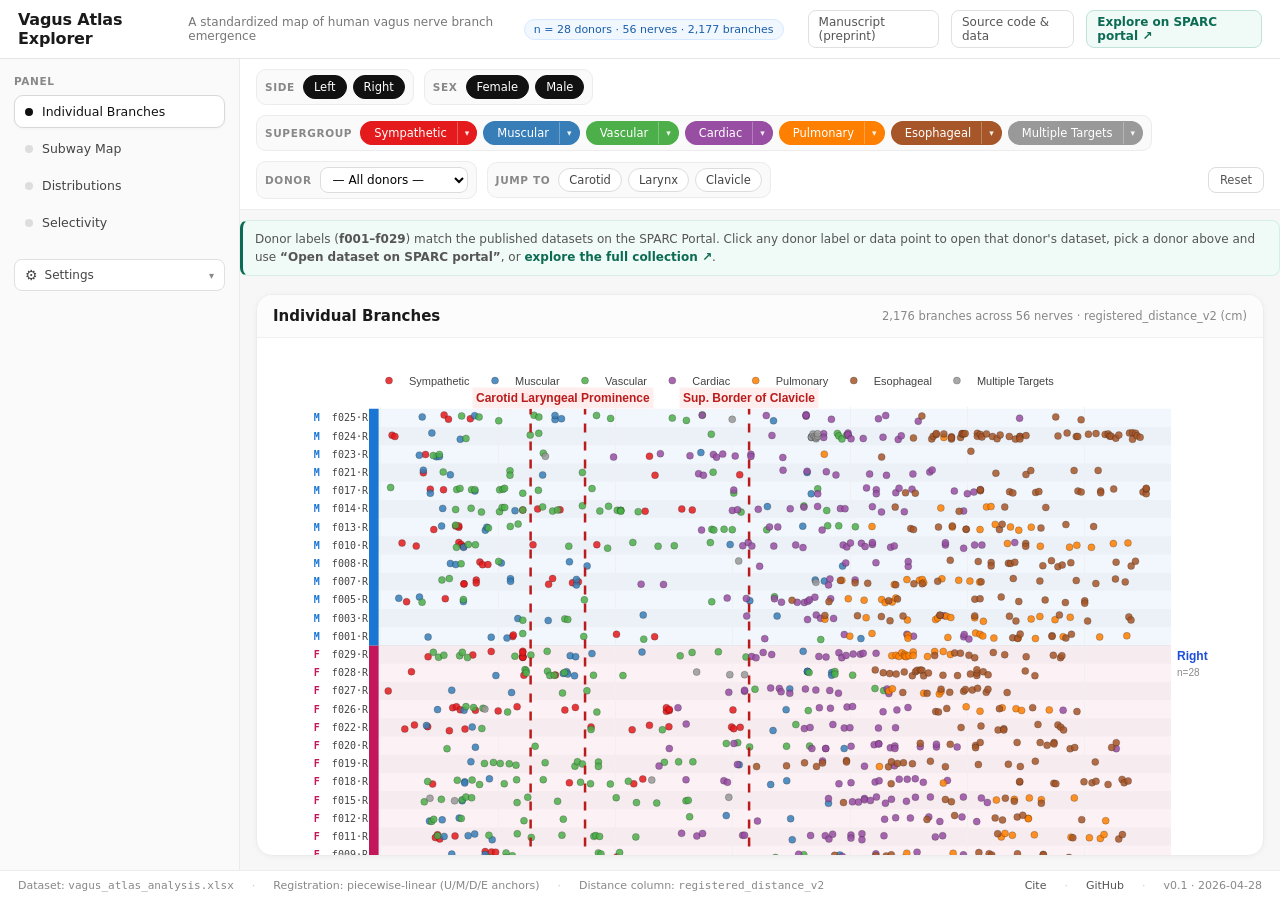
<file: index.html>
<!DOCTYPE html>
<html lang="en">
<head>
  <meta charset="utf-8">
  <title>Vagus Atlas Explorer</title>
  <link rel="canonical" href="explorer/">
  <meta http-equiv="refresh" content="0; url=explorer/">
  <script>
    // Faster than the meta refresh; replace() avoids polluting browser history.
    window.location.replace("explorer/");
  </script>
  <style>
    html, body { margin: 0; padding: 0; font-family: Inter, system-ui, "Segoe UI", Helvetica, Arial, sans-serif; color: #444; background: #fafafa; }
    .wrap { max-width: 480px; margin: 18vh auto; padding: 24px 28px; text-align: center; }
    h1 { font-size: 16px; font-weight: 600; margin: 0 0 6px; color: #111; }
    p { font-size: 13px; line-height: 1.5; margin: 0; color: #666; }
    a { color: #1a5ea8; text-decoration: none; border-bottom: 1px solid #c5dafa; }
    a:hover { color: #0a3d72; border-bottom-color: #0a3d72; }
  </style>
</head>
<body>
  <div class="wrap">
    <h1>Vagus Atlas Explorer</h1>
    <p>Redirecting&hellip; if it doesn't open automatically,
      <a href="explorer/">open the explorer here</a>.
    </p>
  </div>
</body>
</html>
</file>
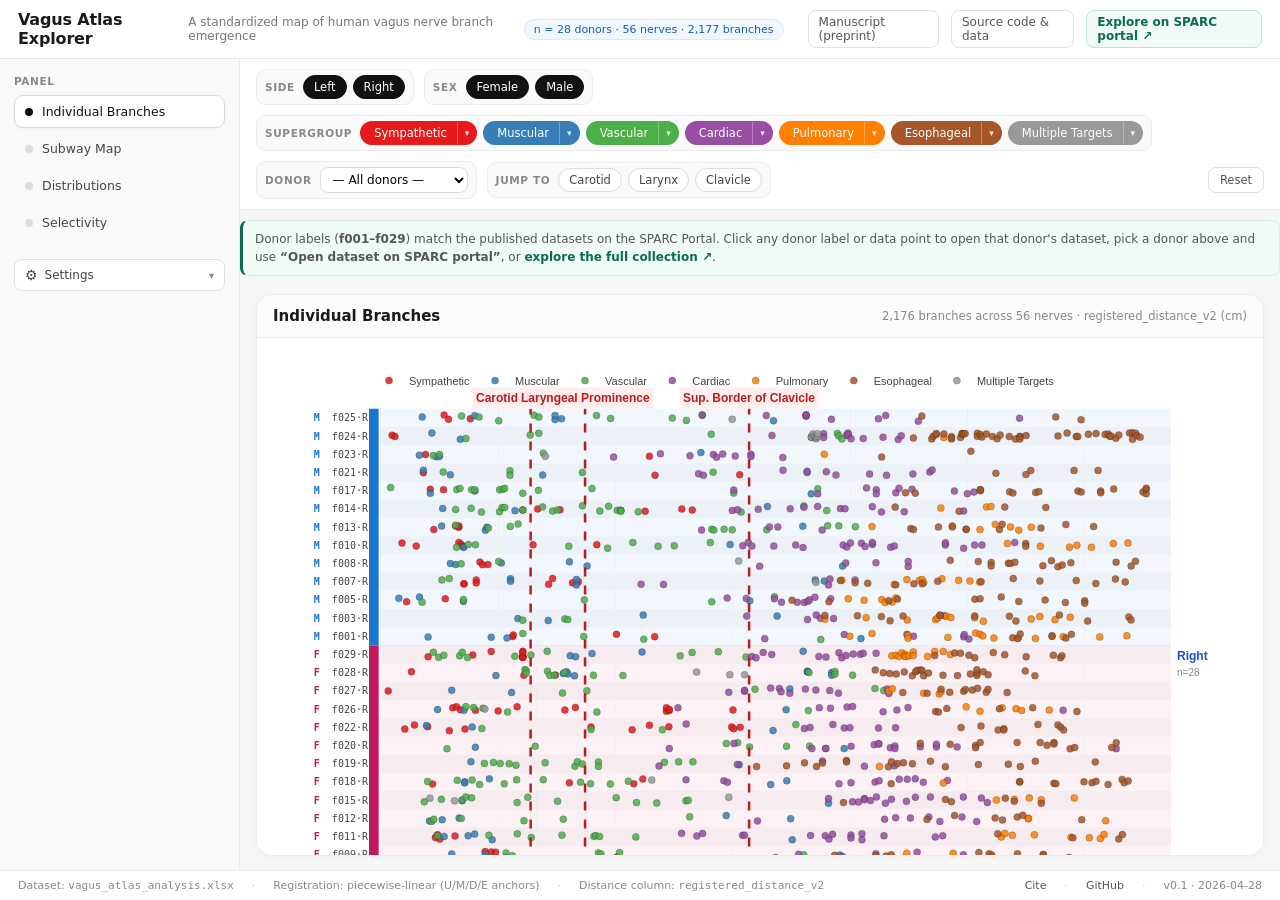
<file: explorer/index.html>
<!DOCTYPE html>
<html lang="en">
<head>
<meta charset="UTF-8">
<meta name="viewport" content="width=device-width, initial-scale=1.0">
<title>Vagus Atlas Explorer</title>
<script src="https://cdn.plot.ly/plotly-2.30.0.min.js" charset="utf-8"></script>
<script src="vagus_atlas_data.js"></script>
<script>
/* ============================================================
   SPARC dataset linkage helpers (shared across all panels).
   Each donor object carries `cid` (original identifier) and `doi`
   (its published SPARC dataset). These helpers let any panel turn a
   donor f-number into a clickable link to that dataset.
   ============================================================ */
(function () {
  var D = window.atlasData || {};
  var byId = {};
  (D.donors || []).forEach(function (d) { byId[d.id] = d; });
  window.donorById = function (id) { return byId[id] || null; };
  window.donorDoi  = function (id) { var d = byId[id]; return (d && d.doi) ? d.doi : null; };
  window.openDonorDataset = function (id) {
    var u = window.donorDoi(id);
    if (u) window.open(u, '_blank', 'noopener');
  };
  window.sparcCollectionDoi =
    (D.meta && D.meta.sparc_collection_doi) || 'https://doi.org/10.26275/5uci-o3pe';
})();
</script>
<style>
  /* ==========================================================
     RESET + TYPOGRAPHY
     ========================================================== */
  *, *::before, *::after { box-sizing: border-box; }
  html, body { height: 100%; margin: 0; }
  body {
    font-family: Inter, system-ui, "Segoe UI", Helvetica, Arial, sans-serif;
    font-size: 13px;
    color: #1a1a1a;
    background: #f7f7f7;
    -webkit-font-smoothing: antialiased;
  }
  button { font-family: inherit; font-size: inherit; color: inherit; }

  /* ==========================================================
     APP GRID
     ========================================================== */
  #app {
    display: grid;
    grid-template-rows: auto 1fr auto;
    grid-template-columns: 240px 1fr;
    grid-template-areas:
      "header  header"
      "sidebar main"
      "footer  footer";
    height: 100vh;
    width: 100vw;
  }

  /* ==========================================================
     HEADER
     ========================================================== */
  header {
    grid-area: header;
    display: flex;
    align-items: center;
    gap: 12px;
    padding: 10px 18px;
    background: #fff;
    border-bottom: 1px solid #e6e6e6;
  }
  header h1 {
    margin: 0;
    font-size: 16px;
    font-weight: 600;
    letter-spacing: -0.01em;
  }
  header .subtitle {
    font-size: 12px;
    color: #777;
    font-weight: 400;
  }
  .badge {
    font-size: 11px;
    padding: 3px 9px;
    border-radius: 999px;
    background: #f5f5f5;
    border: 1px solid #e7e7e7;
    color: #444;
    white-space: nowrap;
  }
  .badge.dataset { background: #f0f7ff; border-color: #d6e8ff; color: #1a5ea8; }
  header .spacer { flex: 1; }
  header .header-link {
    font-size: 12px;
    color: #555;
    text-decoration: none;
    padding: 4px 10px;
    border-radius: 8px;
    border: 1px solid #e0e0e0;
  }
  header .header-link:hover { background: #fafafa; }
  header .header-link-sparc {
    color: #0b6b53;
    border-color: #bfe3d8;
    background: #f0faf6;
    font-weight: 600;
  }
  header .header-link-sparc:hover { background: #e2f4ee; }

  /* Donor -> SPARC dataset links */
  .donor-doi-link {
    font-size: 11px;
    color: #0b6b53;
    text-decoration: none;
    padding: 3px 8px;
    margin-left: 6px;
    border-radius: 7px;
    border: 1px solid #bfe3d8;
    background: #f0faf6;
    white-space: nowrap;
  }
  .donor-doi-link:hover { background: #e2f4ee; }
  .donor-doi-link[hidden] { display: none; }
  /* clickable donor id text (placeholder list, individual header) */
  .donor-link {
    color: #0b6b53;
    text-decoration: none;
    border-bottom: 1px dotted #0b6b53;
    cursor: pointer;
  }
  .donor-link:hover { color: #08543f; border-bottom-style: solid; }
  /* explanatory note pointing to SPARC datasets */
  .sparc-note {
    font-size: 12px;
    line-height: 1.5;
    color: #555;
    background: #f0faf6;
    border: 1px solid #d6efe6;
    border-left: 3px solid #0b6b53;
    border-radius: 8px;
    padding: 9px 12px;
    margin: 10px 0 4px 0;
  }
  .sparc-note a { color: #0b6b53; font-weight: 600; text-decoration: none; }
  .sparc-note a:hover { text-decoration: underline; }

  /* ==========================================================
     SIDEBAR
     ========================================================== */
  aside.sidebar {
    grid-area: sidebar;
    background: #fafafa;
    border-right: 1px solid #ececec;
    overflow-y: auto;
    padding: 16px 14px 24px 14px;
  }
  .side-section { margin-bottom: 20px; }
  .side-section h4 {
    margin: 0 0 8px 0;
    font-size: 10.5px;
    font-weight: 600;
    text-transform: uppercase;
    letter-spacing: 0.06em;
    color: #888;
  }

  .toggle-row {
    display: flex;
    background: #fff;
    border: 1px solid #e2e2e2;
    border-radius: 10px;
    padding: 3px;
    gap: 3px;
  }
  .toggle-row .toggle-btn {
    flex: 1;
    padding: 6px 0;
    border: none;
    background: transparent;
    border-radius: 7px;
    cursor: pointer;
    font-size: 12px;
    font-weight: 500;
    color: #555;
    transition: background 0.12s, color 0.12s;
  }
  .toggle-row .toggle-btn:hover:not(.active) { background: #f1f1f1; }
  .toggle-row .toggle-btn.active {
    background: #111;
    color: #fff;
  }

  .panel-nav { display: flex; flex-direction: column; gap: 4px; }
  .panel-nav .nav-item {
    display: flex;
    align-items: center;
    gap: 9px;
    padding: 8px 10px;
    border-radius: 9px;
    cursor: pointer;
    color: #444;
    font-size: 12.5px;
    border: 1px solid transparent;
    background: transparent;
    text-align: left;
  }
  .panel-nav .nav-item:hover:not(.active):not(.disabled) { background: #f0f0f0; }
  .panel-nav .nav-item.active {
    background: #fff;
    border-color: #d8d8d8;
    color: #111;
    font-weight: 500;
    box-shadow: 0 1px 3px rgba(0,0,0,0.04);
  }
  .panel-nav .nav-item.disabled {
    opacity: 0.4;
    cursor: not-allowed;
  }
  .panel-nav .nav-item .nav-dot {
    width: 8px; height: 8px; border-radius: 50%;
    background: #ddd;
    flex-shrink: 0;
  }
  .panel-nav .nav-item.active .nav-dot { background: #111; }

  /* ==========================================================
     MAIN CONTENT
     ========================================================== */
  main {
    grid-area: main;
    display: grid;
    grid-template-rows: auto 1fr;
    overflow: hidden;
    background: #f7f7f7;
  }

  /* ----- Filter bar ----- */
  .filter-bar {
    background: #fff;
    border-bottom: 1px solid #ececec;
    padding: 10px 16px;
    display: flex;
    flex-wrap: wrap;
    gap: 10px;
    align-items: center;
  }
  .filter-group {
    display: flex;
    align-items: center;
    gap: 6px;
    background: #fafafa;
    border: 1px solid #ececec;
    border-radius: 10px;
    padding: 5px 8px;
  }
  .filter-group .filter-label {
    font-size: 10.5px;
    font-weight: 600;
    text-transform: uppercase;
    letter-spacing: 0.06em;
    color: #888;
    margin-right: 2px;
  }
  .chip {
    font-size: 11.5px;
    padding: 4px 10px;
    border-radius: 999px;
    border: 1px solid #ddd;
    background: #fff;
    cursor: pointer;
    color: #444;
    transition: background 0.12s, color 0.12s, border-color 0.12s;
    white-space: nowrap;
  }
  .chip:hover:not(.active) { background: #f3f3f3; }
  .chip.active {
    background: #111;
    color: #fff;
    border-color: #111;
  }
  .chip.sg-chip {
    border-left-width: 4px;
    padding: 0;
    display: inline-flex;
    align-items: stretch;
  }
  .sg-chip-name {
    padding: 4px 10px;
  }
  .sg-chip-chevron {
    padding: 4px 7px;
    border-left: 1px solid rgba(0,0,0,0.10);
    color: #888;
    font-size: 9px;
    user-select: none;
    display: inline-flex;
    align-items: center;
  }
  .sg-chip-chevron:hover { background: rgba(0,0,0,0.08); }
  .chip.sg-chip.active {
    background: var(--sg-color);
    border-color: var(--sg-color);
    color: #fff;
  }
  .chip.sg-chip.active .sg-chip-chevron {
    border-left-color: rgba(255,255,255,0.28);
    color: rgba(255,255,255,0.9);
  }
  .chip.sg-chip.active .sg-chip-chevron:hover { background: rgba(255,255,255,0.18); }
  .chip.sg-chip.partial {
    background: rgba(0,0,0,0.02);
    color: var(--sg-color);
  }
  .chip.sg-chip.partial .sg-chip-chevron { color: var(--sg-color); border-left-color: rgba(0,0,0,0.18); }
  .chip.sg-chip:not(.active):not(.partial) {
    border-left-color: var(--sg-color);
  }

  /* Subgroup picker bar — appears below the filter bar when chevrons are open */
  .filter-subbar {
    display: none;
    flex-wrap: wrap;
    gap: 8px;
    margin: 0 16px 10px 16px;
    padding: 6px 10px;
    background: #fafafa;
    border: 1px dashed #d4d4d4;
    border-radius: 8px;
  }
  .filter-subbar.has-expanded { display: flex; }
  .fsb-cluster {
    display: inline-flex;
    align-items: center;
    flex-wrap: wrap;
    gap: 4px;
    padding: 4px 8px;
    border-radius: 8px;
    background: var(--sg-tint, rgba(0,0,0,0.03));
    border: 1px solid var(--sg-border, #e5e5e5);
  }
  .fsb-cluster-label {
    font-size: 10px;
    font-weight: 700;
    text-transform: uppercase;
    letter-spacing: 0.05em;
    color: var(--sg-color, #555);
    margin-right: 2px;
  }
  .fsb-sub-chip {
    font-size: 10.5px;
    padding: 2px 9px;
    border-radius: 999px;
    border: 1px solid #ddd;
    background: #fff;
    cursor: pointer;
    color: #555;
    white-space: nowrap;
    font-family: inherit;
    transition: background 0.12s, color 0.12s, border-color 0.12s;
  }
  .fsb-sub-chip:hover:not(.active) { background: #f3f3f3; }
  .fsb-sub-chip.active {
    background: var(--sg-color, #111);
    color: #fff;
    border-color: var(--sg-color, #111);
  }

  .filter-group select {
    font: inherit;
    font-size: 12px;
    border: 1px solid #ddd;
    border-radius: 8px;
    background: #fff;
    padding: 4px 8px;
    cursor: pointer;
  }

  .reset-btn {
    margin-left: auto;
    font-size: 11.5px;
    padding: 5px 11px;
    border-radius: 8px;
    border: 1px solid #ddd;
    background: #fff;
    color: #555;
    cursor: pointer;
  }
  .reset-btn:hover { background: #fafafa; color: #111; }

  /* ----- Panel area ----- */
  .panel-area {
    overflow: auto;
    padding: 14px 16px;
  }
  .panel {
    display: none;
    height: 100%;
  }
  .panel.active { display: block; }

  .card {
    background: #fff;
    border: 1px solid #ececec;
    border-radius: 16px;
    box-shadow: 0 1px 6px rgba(0,0,0,0.04);
    overflow: hidden;
    height: 100%;
    display: flex;
    flex-direction: column;
  }
  .card-header {
    padding: 12px 16px;
    border-bottom: 1px solid #f0f0f0;
    background: #fcfcfc;
    display: flex;
    align-items: center;
    justify-content: space-between;
  }
  .card-header h2 {
    margin: 0;
    font-size: 14px;
    font-weight: 600;
  }
  .card-header .card-meta {
    font-size: 11.5px;
    color: #888;
  }
  .card-body {
    flex: 1;
    padding: 16px;
    overflow: auto;
  }
  .figure-placeholder {
    height: 100%;
    min-height: 360px;
    border: 1.5px dashed #d8d8d8;
    border-radius: 12px;
    display: flex;
    flex-direction: column;
    align-items: center;
    justify-content: center;
    gap: 6px;
    color: #999;
    font-size: 12.5px;
    background: #fbfbfb;
  }
  .figure-placeholder .ph-title {
    font-size: 14px;
    font-weight: 500;
    color: #666;
  }
  .figure-placeholder .ph-detail {
    font-size: 11.5px;
    color: #aaa;
    max-width: 460px;
    text-align: center;
    line-height: 1.5;
  }

  /* ==========================================================
     FOOTER
     ========================================================== */
  footer {
    grid-area: footer;
    background: #fff;
    border-top: 1px solid #ececec;
    padding: 8px 18px;
    display: flex;
    gap: 18px;
    align-items: center;
    font-size: 11px;
    color: #888;
  }
  footer .foot-sep { color: #ccc; }
  footer a { color: #555; text-decoration: none; }
  footer a:hover { color: #111; text-decoration: underline; }
  footer .spacer { flex: 1; }

  /* ==========================================================
     SELECTIVITY PANEL CONTROLS
     ========================================================== */
  .sel-controls {
    display: flex;
    flex-wrap: wrap;
    gap: 14px;
    margin-bottom: 10px;
    padding: 10px 12px;
    background: #fafafa;
    border: 1px solid #ececec;
    border-radius: 12px;
    align-items: flex-start;
  }
  .sel-block {
    display: flex;
    flex-direction: column;
    gap: 5px;
    min-width: 0;
  }
  .sel-block.flex { flex: 1; min-width: 220px; }
  .sel-block-label {
    font-size: 10px;
    font-weight: 600;
    text-transform: uppercase;
    letter-spacing: 0.06em;
    color: #888;
  }
  .sel-block-label .sel-target-tag { color: #ec4899; }
  .sel-block-label .sel-comp-tag { color: #06b6d4; }
  .sel-chips {
    display: flex;
    flex-wrap: wrap;
    gap: 4px;
  }
  .sel-chip {
    font-size: 11px;
    padding: 3px 9px;
    border-radius: 999px;
    border: 1px solid #ddd;
    background: #fff;
    cursor: pointer;
    color: #555;
    transition: background 0.12s, color 0.12s, border-color 0.12s;
    white-space: nowrap;
    font-family: inherit;
  }
  .sel-chip:hover:not(.target-active):not(.comparator-active):not(.disabled) { background: #f3f3f3; }
  .sel-chip.disabled { opacity: 0.4; cursor: not-allowed; }
  .sel-chip.target-active {
    background: #ec4899;
    color: #fff;
    border-color: #ec4899;
  }
  .sel-chip.comparator-active {
    background: #06b6d4;
    color: #fff;
    border-color: #06b6d4;
  }
  /* Partial: some but not all subgroups in this role */
  .sel-chip.target-partial {
    background: rgba(236,72,153,0.10);
    border-color: #ec4899;
    color: #ec4899;
  }
  .sel-chip.comparator-partial {
    background: rgba(6,182,212,0.10);
    border-color: #06b6d4;
    color: #06b6d4;
  }
  /* Chip becomes a two-part button: name + chevron */
  .sel-chip { padding: 0; display: inline-flex; align-items: stretch; }
  .sel-chip-name { padding: 3px 9px; }
  .sel-chip-chevron {
    padding: 3px 7px;
    border-left: 1px solid #ddd;
    color: #888;
    font-size: 10px;
    user-select: none;
    display: inline-flex;
    align-items: center;
  }
  .sel-chip-chevron:hover { background: rgba(0,0,0,0.08); }
  .sel-chip.target-active .sel-chip-chevron,
  .sel-chip.comparator-active .sel-chip-chevron {
    border-left-color: rgba(255,255,255,0.28);
    color: rgba(255,255,255,0.9);
  }
  .sel-chip.target-active .sel-chip-chevron:hover,
  .sel-chip.comparator-active .sel-chip-chevron:hover { background: rgba(255,255,255,0.18); }
  .sel-chip.target-partial .sel-chip-chevron { border-left-color: rgba(236,72,153,0.35); color: #ec4899; }
  .sel-chip.comparator-partial .sel-chip-chevron { border-left-color: rgba(6,182,212,0.35); color: #06b6d4; }
  /* Open chevron gets a subtle tint matching the cluster below */
  .sel-chip-chevron.open {
    background: var(--sg-tint, rgba(0,0,0,0.06));
    color: var(--sg-color, #333);
  }

  /* Second-row subgroup bar — appears only when at least one chevron is open */
  .sel-subgroup-bar {
    display: none;
    flex-wrap: wrap;
    gap: 6px;
    margin-top: 6px;
    padding: 6px 8px;
    background: #fafafa;
    border: 1px dashed #d4d4d4;
    border-radius: 8px;
  }
  .sel-subgroup-bar.has-expanded { display: flex; }
  .sel-sub-cluster {
    display: inline-flex;
    align-items: center;
    flex-wrap: wrap;
    gap: 4px;
    padding: 4px 8px;
    border-radius: 8px;
    background: var(--sg-tint, rgba(0,0,0,0.03));
    border: 1px solid var(--sg-border, #e5e5e5);
  }
  .sel-sub-cluster-label {
    font-size: 9.5px;
    font-weight: 700;
    text-transform: uppercase;
    letter-spacing: 0.05em;
    color: var(--sg-color, #555);
    margin-right: 2px;
  }
  .sel-sub-chip {
    font-size: 10.5px;
    padding: 2px 9px;
    border-radius: 999px;
    border: 1px solid #ddd;
    background: #fff;
    cursor: pointer;
    color: #555;
    white-space: nowrap;
    font-family: inherit;
    transition: background 0.12s, color 0.12s, border-color 0.12s;
  }
  .sel-sub-chip:hover:not(.target-active):not(.comparator-active):not(.disabled) { background: #f3f3f3; }
  .sel-sub-chip.target-active { background: #ec4899; color: #fff; border-color: #ec4899; }
  .sel-sub-chip.comparator-active { background: #06b6d4; color: #fff; border-color: #06b6d4; }
  .sel-sub-chip.disabled { opacity: 0.45; cursor: not-allowed; }

  .sel-input {
    font: inherit;
    font-size: 12px;
    padding: 4px 8px;
    border: 1px solid #ddd;
    border-radius: 6px;
    background: #fff;
    width: 80px;
  }
  .sel-input.tiny { width: 60px; }
  .sel-btn {
    font: inherit;
    font-size: 11.5px;
    padding: 5px 10px;
    border-radius: 8px;
    border: 1px solid #ddd;
    background: #fff;
    color: #444;
    cursor: pointer;
  }
  .sel-btn:hover { background: #f3f3f3; color: #111; }

  .sel-readout {
    display: flex;
    flex-wrap: wrap;
    gap: 6px 14px;
    padding: 8px 14px;
    margin-bottom: 10px;
    background: #fff;
    border: 1px solid #efefef;
    border-radius: 10px;
    font-size: 12px;
    align-items: baseline;
  }
  .sel-readout .sr-item { display: inline-flex; align-items: baseline; gap: 4px; }
  .sel-readout .sr-label {
    color: #888;
    font-size: 9.5px;
    font-weight: 600;
    text-transform: uppercase;
    letter-spacing: 0.06em;
  }
  .sel-readout .sr-value { font-weight: 600; color: #111; font-variant-numeric: tabular-nums; }
  .sel-readout .sr-target { color: #ec4899; }
  .sel-readout .sr-comparator { color: #06b6d4; }
  .sel-readout .sr-side-l { border-left: 3px solid #b91c1c; padding-left: 6px; }
  .sel-readout .sr-side-r { border-left: 3px solid #1d4ed8; padding-left: 6px; }
  .sel-readout .sr-sep { color: #ccc; }

  /* ==========================================================
     DISTRIBUTIONS / VIOLINS PANEL CONTROLS
     ========================================================== */
  .vio-controls {
    display: flex;
    flex-wrap: wrap;
    gap: 14px;
    margin-bottom: 10px;
    padding: 10px 12px;
    background: #fafafa;
    border: 1px solid #ececec;
    border-radius: 12px;
    align-items: flex-start;
  }
  .vio-block { display: flex; flex-direction: column; gap: 5px; min-width: 0; }
  .vio-block.flex { flex: 1; min-width: 260px; }
  .vio-block-label {
    font-size: 10px;
    font-weight: 600;
    text-transform: uppercase;
    letter-spacing: 0.06em;
    color: #888;
  }
  .vio-pool-a-tag { color: #0d9488; }
  .vio-pool-b-tag { color: #d97706; }

  .vio-chip-grid { display: flex; flex-direction: column; gap: 5px; }
  .vio-chip-row { display: flex; flex-wrap: wrap; gap: 4px; }

  .vio-chip {
    display: inline-flex;
    align-items: center;
    gap: 0;
    font-size: 11px;
    padding: 0;
    border-radius: 999px;
    border: 1px solid #ddd;
    background: #fff;
    cursor: pointer;
    color: #555;
    white-space: nowrap;
    font-family: inherit;
    overflow: hidden;
    transition: background 0.12s, color 0.12s, border-color 0.12s;
  }
  .vio-chip-name {
    padding: 3px 4px 3px 10px;
    cursor: pointer;
  }
  .vio-chip-chevron {
    display: inline-flex;
    align-items: center;
    justify-content: center;
    width: 18px;
    height: 100%;
    background: rgba(0,0,0,0.04);
    font-size: 9px;
    border-left: 1px solid rgba(0,0,0,0.08);
    color: inherit;
    cursor: pointer;
    padding: 0 2px;
  }
  .vio-chip-chevron:hover { background: rgba(0,0,0,0.10); }

  .vio-chip.pool-a-active {
    background: #0d9488;
    color: #fff;
    border-color: #0d9488;
  }
  .vio-chip.pool-a-active .vio-chip-chevron {
    background: rgba(255,255,255,0.18);
    border-left-color: rgba(255,255,255,0.25);
  }
  .vio-chip.pool-b-active {
    background: #d97706;
    color: #fff;
    border-color: #d97706;
  }
  .vio-chip.pool-b-active .vio-chip-chevron {
    background: rgba(255,255,255,0.18);
    border-left-color: rgba(255,255,255,0.25);
  }
  .vio-chip.pool-a-partial {
    background: rgba(13,148,136,0.10);
    border-color: #0d9488;
    color: #0d9488;
  }
  .vio-chip.pool-b-partial {
    background: rgba(217,119,6,0.10);
    border-color: #d97706;
    color: #d97706;
  }
  .vio-chip.disabled { opacity: 0.4; cursor: not-allowed; }

  .vio-subgroup-tray {
    display: none;
    flex-wrap: wrap;
    gap: 3px;
    padding: 6px 8px;
    background: #fafafa;
    border: 1px dashed #d4d4d4;
    border-radius: 8px;
    margin-top: 2px;
  }
  .vio-subgroup-tray.expanded { display: flex; }

  .vio-sub-chip {
    font-size: 10.5px;
    padding: 2px 9px;
    border-radius: 999px;
    border: 1px solid #ddd;
    background: #fff;
    cursor: pointer;
    color: #555;
    white-space: nowrap;
    font-family: inherit;
    transition: background 0.12s, color 0.12s, border-color 0.12s;
  }
  .vio-sub-chip:hover:not(.pool-a-active):not(.pool-b-active) { background: #f3f3f3; }
  .vio-sub-chip.pool-a-active {
    background: #0d9488; color: #fff; border-color: #0d9488;
  }
  .vio-sub-chip.pool-b-active {
    background: #d97706; color: #fff; border-color: #d97706;
  }
  .vio-sub-chip.disabled { opacity: 0.4; cursor: not-allowed; }

  .vio-sex-toggle[data-on="true"] {
    background: #111;
    color: #fff;
    border-color: #111;
  }

  .vio-mode-bar {
    display: flex;
    align-items: center;
    gap: 14px;
    margin-bottom: 10px;
    padding: 8px 12px;
    background: #fafafa;
    border: 1px solid #ececec;
    border-radius: 12px;
  }
  .vio-mode-bar .vio-spacer { flex: 1; }

  .vio-pools-controls {
    display: flex;
    flex-wrap: wrap;
    gap: 14px;
    margin-bottom: 10px;
    padding: 10px 12px;
    background: #fafafa;
    border: 1px solid #ececec;
    border-radius: 12px;
    align-items: flex-start;
  }

  /* Picker chip styling — uses neutral dark gray for "in current build" */
  .vio-chip.picker-active {
    background: #374151;
    color: #fff;
    border-color: #374151;
  }
  .vio-chip.picker-active .vio-chip-chevron {
    background: rgba(255,255,255,0.18);
    border-left-color: rgba(255,255,255,0.25);
  }
  .vio-chip.picker-partial {
    background: #f3f4f6;
    border-color: #374151;
    color: #374151;
  }
  .vio-sub-chip.picker-active {
    background: #374151; color: #fff; border-color: #374151;
  }

  /* Pool list chips */
  .vio-pool-list {
    display: flex;
    flex-wrap: wrap;
    gap: 6px;
    padding: 4px 0;
    min-height: 36px;
  }
  .vio-pool-empty-hint {
    font-size: 11.5px;
    color: #aaa;
    font-style: italic;
    padding: 6px 0;
  }
  .vio-pool-chip {
    display: inline-flex;
    align-items: center;
    gap: 6px;
    font-size: 12px;
    padding: 4px 4px 4px 12px;
    border-radius: 999px;
    border: 2px solid var(--pool-color, #888);
    background: #fff;
    color: var(--pool-color, #555);
    cursor: pointer;
    font-family: inherit;
    font-weight: 500;
    user-select: none;
  }
  .vio-pool-chip:hover { background: rgba(0,0,0,0.03); }
  .vio-pool-chip.editing {
    background: var(--pool-color, #555);
    color: #fff;
    box-shadow: 0 0 0 3px rgba(0,0,0,0.06);
  }
  .vio-pool-chip-name { font-weight: 600; }
  .vio-pool-chip-count {
    font-size: 10.5px;
    opacity: 0.7;
    font-weight: 400;
  }
  .vio-pool-chip-remove {
    display: inline-flex;
    align-items: center;
    justify-content: center;
    width: 18px;
    height: 18px;
    border-radius: 50%;
    background: rgba(0,0,0,0.06);
    font-size: 11px;
    color: inherit;
    cursor: pointer;
    margin-left: 2px;
  }
  .vio-pool-chip-remove:hover { background: rgba(0,0,0,0.18); }
  .vio-pool-chip.editing .vio-pool-chip-remove { background: rgba(255,255,255,0.18); }
  .vio-pool-chip.editing .vio-pool-chip-remove:hover { background: rgba(255,255,255,0.32); }

  /* ==========================================================
     SETTINGS DROPDOWN (sidebar)
     ========================================================== */
  .settings-section { position: relative; }
  .settings-toggle {
    display: flex; align-items: center; gap: 7px;
    width: 100%;
    padding: 8px 10px;
    background: #fff;
    border: 1px solid #e0e0e0;
    border-radius: 8px;
    cursor: pointer;
    font: inherit;
    font-size: 12px;
    color: #444;
    text-align: left;
  }
  .settings-toggle:hover { background: #f5f5f5; }
  .settings-toggle .gear { font-size: 14px; line-height: 1; }
  .settings-toggle .label { font-weight: 500; }
  .settings-toggle .chev {
    margin-left: auto; font-size: 10px; color: #888;
    transition: transform 0.15s;
  }
  .settings-toggle[aria-expanded="true"] .chev { transform: rotate(180deg); }
  .settings-toggle[aria-expanded="true"] {
    background: #111; color: #fff; border-color: #111;
  }
  .settings-toggle[aria-expanded="true"] .chev { color: #fff; }

  .settings-dropdown {
    display: none;
    position: absolute;
    left: 0; right: 0;
    top: calc(100% + 6px);
    z-index: 50;
    background: #fff;
    border: 1px solid #e0e0e0;
    border-radius: 10px;
    box-shadow: 0 8px 24px rgba(0,0,0,0.12);
    padding: 4px 14px;
  }
  .settings-dropdown.open { display: block; }
  .settings-row {
    display: flex; flex-direction: column; gap: 6px;
    padding: 10px 0;
    border-bottom: 1px solid #f0f0f0;
  }
  .settings-row:last-child { border-bottom: none; }
  .settings-row-label {
    font-size: 10px;
    font-weight: 600;
    text-transform: uppercase;
    letter-spacing: 0.05em;
    color: #888;
  }
  .settings-row-control { display: flex; gap: 4px; }
  .settings-btn {
    flex: 1;
    font: inherit; font-size: 11px;
    padding: 5px 9px;
    border: 1px solid #ddd;
    background: #fff;
    border-radius: 6px;
    cursor: pointer;
    color: #444;
  }
  .settings-btn:hover { background: #f3f3f3; }
  .settings-btn.active {
    background: #111; color: #fff; border-color: #111;
  }
  /* Numeric scale input (with native up/down spinner arrows) */
  .settings-num {
    flex: 1;
    font: inherit;
    font-size: 12px;
    padding: 4px 6px;
    border: 1px solid #ddd;
    border-radius: 6px;
    background: #fff;
    color: #222;
    text-align: right;
    min-width: 64px;
    max-width: 80px;
    font-variant-numeric: tabular-nums;
  }
  .settings-num:focus { outline: 2px solid #111; outline-offset: -2px; }
  .settings-num-unit {
    font-size: 11px;
    color: #888;
    margin-left: 4px;
    align-self: center;
  }
  .settings-num-reset {
    flex: 0 0 auto;
    margin-left: auto;
    font: inherit;
    font-size: 10.5px;
    padding: 4px 8px;
    border: 1px solid #ddd;
    border-radius: 6px;
    background: #fff;
    color: #666;
    cursor: pointer;
  }
  .settings-num-reset:hover { background: #f3f3f3; color: #111; }

  /* ==========================================================
     DEBUG WIDGET (development only — remove later)
     ========================================================== */
  #debug-state {
    position: fixed;
    bottom: 38px;
    right: 12px;
    background: rgba(20,20,20,0.92);
    color: #b8e0ff;
    font-family: ui-monospace, "SF Mono", Menlo, Consolas, monospace;
    font-size: 10.5px;
    padding: 8px 11px;
    border-radius: 8px;
    max-width: 360px;
    z-index: 1000;
    pointer-events: none;
    white-space: pre;
    line-height: 1.5;
    opacity: 0.85;
  }
  #debug-state.hidden { display: none; }

  /* ==========================================================
     APP CHROME FONT SCALING (high-specificity overrides at the end of the stylesheet so they win)
     Toggled via JS: document.documentElement.style.setProperty('--scale-chrome', '1.20')
     ========================================================== */
  :root { --scale-chrome: 1; }
  html body { font-size: calc(13px * var(--scale-chrome)); }
  #app header h1 { font-size: calc(16px * var(--scale-chrome)); }
  #app header .subtitle { font-size: calc(12px * var(--scale-chrome)); }
  #app header .badge { font-size: calc(11px * var(--scale-chrome)); }
  #app header .header-link { font-size: calc(12px * var(--scale-chrome)); }
  #app aside.sidebar .side-section h4 { font-size: calc(10.5px * var(--scale-chrome)); }
  #app .panel-nav .nav-item { font-size: calc(12.5px * var(--scale-chrome)); }
  #app .settings-section .settings-toggle { font-size: calc(12px * var(--scale-chrome)); }
  #app .settings-section .settings-row-label { font-size: calc(10px * var(--scale-chrome)); }
  #app .settings-section .settings-btn { font-size: calc(11px * var(--scale-chrome)); }
  #app .filter-bar .filter-label { font-size: calc(10.5px * var(--scale-chrome)); }
  #app .filter-bar .chip { font-size: calc(11.5px * var(--scale-chrome)); }
  #app .filter-bar .chip .sg-chip-chevron { font-size: calc(9px * var(--scale-chrome)); }
  #app .filter-bar .filter-group select { font-size: calc(12px * var(--scale-chrome)); }
  #app .filter-bar .reset-btn { font-size: calc(11.5px * var(--scale-chrome)); }
  #app .filter-subbar .fsb-cluster-label { font-size: calc(10px * var(--scale-chrome)); }
  #app .filter-subbar .fsb-sub-chip { font-size: calc(10.5px * var(--scale-chrome)); }
  #app footer { font-size: calc(11px * var(--scale-chrome)); }
  #app .card-header h2 { font-size: calc(15px * var(--scale-chrome)); }
  #app .card-meta { font-size: calc(11.5px * var(--scale-chrome)); }
</style>
</head>
<body data-distance-mode="registered">

  <div id="app">

    <!-- =================================================
         HEADER
         ================================================= -->
    <header>
      <h1>Vagus Atlas Explorer</h1>
      <span class="subtitle">A standardized map of human vagus nerve branch emergence</span>
      <span class="badge dataset">n = 28 donors · 56 nerves · 2,177 branches</span>
      <div class="spacer"></div>
      <a href="https://www.biorxiv.org/content/10.64898/2026.05.08.723047v2" class="header-link" title="Preprint on bioRxiv (peer-reviewed DOI will replace on publication)" target="_blank" rel="noopener">Manuscript (preprint)</a>
      <a href="https://github.com/drsiyarb/vagus_nerve_explorer" class="header-link" title="Source code &amp; data for reproducibility" target="_blank" rel="noopener">Source code &amp; data</a>
      <a href="https://doi.org/10.26275/5uci-o3pe" class="header-link header-link-sparc" title="Open the full donor dataset collection on the SPARC Portal" target="_blank" rel="noopener">Explore on SPARC portal ↗</a>
    </header>

    <!-- =================================================
         SIDEBAR
         ================================================= -->
    <aside class="sidebar">

      <div class="side-section">
        <h4>Panel</h4>
        <div class="panel-nav" id="panel-nav">
          <button class="nav-item active" data-panel="individual">
            <span class="nav-dot"></span><span>Individual Branches</span>
          </button>
          <button class="nav-item" data-panel="subway">
            <span class="nav-dot"></span><span>Subway Map</span>
          </button>
          <button class="nav-item" data-panel="violins">
            <span class="nav-dot"></span><span>Distributions</span>
          </button>
          <button class="nav-item" data-panel="selectivity">
            <span class="nav-dot"></span><span>Selectivity</span>
          </button>
        </div>
      </div>

      <div class="side-section settings-section">
        <button class="settings-toggle" id="settings-toggle" aria-expanded="false" aria-haspopup="true">
          <span class="gear" aria-hidden="true">⚙</span>
          <span class="label">Settings</span>
          <span class="chev" aria-hidden="true">▾</span>
        </button>
        <div class="settings-dropdown" id="settings-dropdown" role="menu">

          <div class="settings-row">
            <span class="settings-row-label">Distance</span>
            <div class="settings-row-control toggle-row" id="toggle-distance-mode">
              <button class="settings-btn toggle-btn active" data-value="registered">Registered</button>
              <button class="settings-btn toggle-btn" data-value="raw">Raw</button>
            </div>
          </div>

          <div class="settings-row">
            <span class="settings-row-label">Plot headings</span>
            <div class="settings-row-control" data-setting="scale-plotHeadings">
              <input type="number" class="settings-num" min="50" max="200" step="5" value="100">
              <span class="settings-num-unit">%</span>
              <button class="settings-num-reset" type="button" title="Reset to 100%">Reset</button>
            </div>
          </div>

          <div class="settings-row">
            <span class="settings-row-label">Plot tick labels</span>
            <div class="settings-row-control" data-setting="scale-plotTicks">
              <input type="number" class="settings-num" min="50" max="200" step="5" value="100">
              <span class="settings-num-unit">%</span>
              <button class="settings-num-reset" type="button" title="Reset to 100%">Reset</button>
            </div>
          </div>

          <div class="settings-row">
            <span class="settings-row-label">Plot annotations</span>
            <div class="settings-row-control" data-setting="scale-plotAnnotations">
              <input type="number" class="settings-num" min="50" max="200" step="5" value="100">
              <span class="settings-num-unit">%</span>
              <button class="settings-num-reset" type="button" title="Reset to 100%">Reset</button>
            </div>
          </div>

          <div class="settings-row">
            <span class="settings-row-label">Plot legend</span>
            <div class="settings-row-control" data-setting="scale-plotLegend">
              <input type="number" class="settings-num" min="50" max="200" step="5" value="100">
              <span class="settings-num-unit">%</span>
              <button class="settings-num-reset" type="button" title="Reset to 100%">Reset</button>
            </div>
          </div>

          <div class="settings-row">
            <span class="settings-row-label">App chrome</span>
            <div class="settings-row-control" data-setting="scale-appChrome">
              <input type="number" class="settings-num" min="50" max="200" step="5" value="100">
              <span class="settings-num-unit">%</span>
              <button class="settings-num-reset" type="button" title="Reset to 100%">Reset</button>
            </div>
          </div>

        </div>
      </div>

    </aside>

    <!-- =================================================
         MAIN
         ================================================= -->
    <main>

      <!-- ----- Filter bar ----- -->
      <div class="filter-bar">

        <div class="filter-group">
          <span class="filter-label">Side</span>
          <button class="chip active" data-filter="side" data-value="L">Left</button>
          <button class="chip active" data-filter="side" data-value="R">Right</button>
        </div>

        <div class="filter-group">
          <span class="filter-label">Sex</span>
          <button class="chip active" data-filter="sex" data-value="F">Female</button>
          <button class="chip active" data-filter="sex" data-value="M">Male</button>
        </div>

        <div class="filter-group" id="supergroup-chips">
          <span class="filter-label">Supergroup</span>
          <!-- supergroup chips injected by JS using canonical palette -->
        </div>

        <div class="filter-group">
          <span class="filter-label">Donor</span>
          <select id="subject-select">
            <option value="">— All donors —</option>
            <!-- populated by JS from atlasData.donors -->
          </select>
          <a id="subject-doi-link" class="donor-doi-link" href="#" target="_blank" rel="noopener"
             title="Open this donor's published dataset on the SPARC Portal" hidden>Open dataset on SPARC portal ↗</a>
        </div>

        <div class="filter-group">
          <span class="filter-label">Jump to</span>
          <button class="chip" data-jump="carotid">Carotid</button>
          <button class="chip" data-jump="larynx">Larynx</button>
          <button class="chip" data-jump="clavicle">Clavicle</button>
        </div>

        <button class="reset-btn" id="reset-filters">Reset</button>
      </div>

      <!-- ----- Subgroup picker (second-row, appears when a supergroup chevron is open) ----- -->
      <div class="filter-subbar" id="subgroup-subbar"></div>

      <!-- ----- SPARC dataset linkage note ----- -->
      <div class="sparc-note">
        Donor labels (<b>f001–f029</b>) match the published datasets on the SPARC Portal.
        Click any donor label or data point to open that donor's dataset, pick a donor above and use
        <b>“Open dataset on SPARC portal”</b>, or
        <a href="https://doi.org/10.26275/5uci-o3pe" target="_blank" rel="noopener">explore the full collection ↗</a>.
      </div>

      <!-- ----- Panel area ----- -->
      <div class="panel-area">

        <!-- Panel: Individual Branches -->
        <section class="panel active" data-panel="individual">
          <div class="card">
            <div class="card-header">
              <h2>Individual Branches</h2>
              <span class="card-meta" id="individual-card-meta">Every branch as one mark along the registered axis</span>
            </div>
            <div class="card-body">
              <div id="fig-individual" style="width:100%;height:100%;min-height:520px;"></div>
            </div>
          </div>
        </section>

        <!-- Panel: Subway Map -->
        <section class="panel" data-panel="subway">
          <div class="card">
            <div class="card-header">
              <h2>Subway Map</h2>
              <span class="card-meta">Top-25 subgroups · donor-level presence breakdown (Left-only / Right-only / Bilateral / Total)</span>
            </div>
            <div class="card-body">
              <div id="fig-subway" style="width:100%;max-width:1100px;margin:0 auto;min-height:1000px;"></div>
            </div>
          </div>
        </section>

        <!-- Panel: Distributions (violins) -->
        <section class="panel" data-panel="violins">
          <div class="card">
            <div class="card-header">
              <h2>Distributions</h2>
              <span class="card-meta" id="vio-card-meta">Top-25 subgroups · Fig 2 atlas</span>
            </div>
            <div class="card-body">

              <!-- Mode + Sex split bar -->
              <div class="vio-mode-bar">
                <div class="toggle-row" id="vio-mode-toggle">
                  <button class="toggle-btn active" data-mode="atlas">Atlas (Fig 2)</button>
                  <button class="toggle-btn" data-mode="pools">Pools comparison</button>
                </div>
                <div class="vio-spacer"></div>
                <div class="vio-block">
                  <span class="vio-block-label">Sex split</span>
                  <button class="sel-btn vio-sex-toggle" id="vio-sex-toggle" data-on="false">OFF</button>
                </div>
              </div>

              <!-- Pools-mode controls (hidden in atlas mode) -->
              <div class="vio-pools-controls" id="vio-pools-controls" style="display:none;">

                <div class="vio-block flex">
                  <span class="vio-block-label">Build a pool — click chip to toggle whole supergroup, ▾ for subgroups</span>
                  <div class="vio-chip-grid" id="vio-picker-chips"></div>
                </div>

                <div class="vio-block">
                  <span class="vio-block-label" id="vio-name-label">Pool name (optional)</span>
                  <div style="display:flex;gap:6px;align-items:center;">
                    <input type="text" id="vio-pool-name" class="sel-input" placeholder="e.g. Pharyngeal arch" style="min-width:170px;">
                    <button class="sel-btn" id="vio-add-pool">+ Add pool</button>
                    <button class="sel-btn" id="vio-cancel-edit" style="display:none;">Cancel</button>
                  </div>
                </div>

                <div class="vio-block">
                  <span class="vio-block-label">Presets</span>
                  <select id="vio-preset" class="sel-input">
                    <option value="">— pick —</option>
                    <option value="fig4A">Fig 4A · Pharyngeal Arch vs Primitive Mediastinum</option>
                    <option value="fig4B1">Fig 4 B1 · Cardiac vs Neck</option>
                    <option value="fig4C1">Fig 4 C1 · Thoracic core (4-way)</option>
                    <option value="fig4C2">Fig 4 C2 · Cardiac subtypes (3-way)</option>
                  </select>
                </div>

                <div class="vio-block flex" style="flex-basis:100%;">
                  <span class="vio-block-label">Created pools — click a chip to edit · ✕ to remove</span>
                  <div class="vio-pool-list" id="vio-pool-list"></div>
                </div>

              </div>

              <div id="fig-violins" style="width:100%;max-width:1400px;margin:0 auto;min-height:760px;"></div>
            </div>
          </div>
        </section>

        <!-- Panel: Selectivity -->
        <section class="panel" data-panel="selectivity">
          <div class="card">
            <div class="card-header">
              <h2>Selectivity</h2>
              <span class="card-meta" id="sel-card-meta">Pick a target and a comparator</span>
            </div>
            <div class="card-body">

              <!-- Sub-control bar -->
              <div class="sel-controls">

                <div class="sel-block">
                  <span class="sel-block-label">Preset</span>
                  <select id="sel-preset" class="sel-input" style="width:auto;">
                    <option value="">— pick —</option>
                    <option value="A">A · Thoracic vs Pharyngeal</option>
                    <option value="B">B · Cardiac vs Neck</option>
                    <option value="C">C · Cardiac vs Vascular</option>
                    <option value="D">D · Sup. Cardiac Plexus vs Vascular</option>
                    <option value="E">E · Deep+CP vs Sup.+Vascular</option>
                  </select>
                </div>

                <div class="sel-block flex">
                  <span class="sel-block-label"><span class="sel-target-tag">Target</span> — click name to toggle whole group · ▾ to pick subgroups</span>
                  <div class="sel-chips" id="sel-target-chips"></div>
                  <div class="sel-subgroup-bar" id="sel-target-subbar"></div>
                </div>

                <div class="sel-block flex">
                  <span class="sel-block-label"><span class="sel-comp-tag">Comparator</span> — click name to toggle whole group · ▾ to pick subgroups</span>
                  <div class="sel-chips" id="sel-comparator-chips"></div>
                  <div class="sel-subgroup-bar" id="sel-comparator-subbar"></div>
                </div>

                <div class="sel-block">
                  <span class="sel-block-label">Cursor (cm)</span>
                  <input type="number" id="sel-cursor-x" class="sel-input tiny" min="0" max="35" step="0.5" />
                </div>

                <div class="sel-block">
                  <span class="sel-block-label">Bin (cm)</span>
                  <input type="number" id="sel-bin-width" class="sel-input tiny" min="0.5" max="5" step="0.5" value="1" />
                </div>

                <div class="sel-block">
                  <span class="sel-block-label">&nbsp;</span>
                  <button class="sel-btn" id="sel-snap-peak">↓ Snap to peak</button>
                </div>

              </div>

              <!-- Live readout -->
              <div class="sel-readout" id="sel-readout">
                <span class="sr-label">Pick a target and a comparator (or use a preset)</span>
              </div>

              <!-- Plotly figure -->
              <div id="fig-selectivity" style="width:100%;min-height:760px;"></div>

            </div>
          </div>
        </section>

      </div>

    </main>

    <!-- =================================================
         FOOTER
         ================================================= -->
    <footer>
      <span>Dataset: <code>vagus_atlas_analysis.xlsx</code></span>
      <span class="foot-sep">·</span>
      <span>Registration: piecewise-linear (U/M/D/E anchors)</span>
      <span class="foot-sep">·</span>
      <span>Distance column: <code>registered_distance_v2</code></span>
      <div class="spacer"></div>
      <a href="https://github.com/drsiyarb/vagus_nerve_explorer/blob/main/CITATION.cff" title="Citable metadata (GitHub renders this as 'Cite this repository')" target="_blank" rel="noopener">Cite</a>
      <span class="foot-sep">·</span>
      <a href="#" title="GitHub data package (placeholder)">GitHub</a>
      <span class="foot-sep">·</span>
      <span>v0.1 · 2026-04-28</span>
    </footer>

  </div>

  <!-- =================================================
       DEBUG STATE WIDGET (dev only)
       ================================================= -->
  <div id="debug-state" class="hidden"></div>

  <!-- =================================================
       STATE MANAGEMENT
       ================================================= -->
  <script>
  (function () {
    'use strict';

    // Canonical 7-supergroup palette (manuscript-aligned)
    const SUPERGROUP_PALETTE = {
      'Sympathetic':       '#e41a1c',
      'Muscular':          '#377eb8',
      'Vascular':          '#4daf4a',
      'Cardiac':           '#984ea3',
      'Pulmonary':         '#ff7f00',
      'Esophageal':        '#a65628',
      'Multiple Targets':  '#999999',
    };
    const SUPERGROUP_ORDER = [
      'Sympathetic', 'Muscular', 'Vascular',
      'Cardiac', 'Pulmonary', 'Esophageal',
      'Multiple Targets',
    ];

    // Build a supergroup→[subgroups] lookup from the data so the subgroup
    // picker can drill down. Done once at IIFE init.
    const SUBGROUPS_BY_SG = (function () {
      const acc = {};
      for (const sg of SUPERGROUP_ORDER) acc[sg] = new Set();
      const b = window.atlasData && window.atlasData.branches;
      if (b) {
        for (let i = 0; i < b.subject.length; i++) {
          const g = b.group[i], s = b.subgroup[i];
          if (g && s && acc[g]) acc[g].add(s);
        }
      }
      const out = {};
      for (const g of Object.keys(acc)) out[g] = [...acc[g]].sort();
      return out;
    })();
    // Initial subgroup filter = all subgroups, encoded as 'group|subgroup' keys
    const ALL_SUBGROUP_KEYS = (function () {
      const out = new Set();
      for (const g of SUPERGROUP_ORDER) {
        for (const s of (SUBGROUPS_BY_SG[g] || [])) out.add(g + '|' + s);
      }
      return out;
    })();

    // ---- Application state ----
    const state = {
      distanceMode: 'registered',      // 'registered' | 'raw'
      activePanel: 'individual',       // 'individual' | 'subgroup-means' | 'metro' | 'density' | 'selectivity'
      // Five role-based font scales — each is a numeric multiplier in [0.5, 2.0].
      // plotHeadings  = chart titles, axis titles, side panel labels ("Left"/"Right")
      // plotTicks     = axis tick labels (y-axis subgroup names, x-axis numbers)
      // plotAnnotations = in-chart overlays (zone labels, landmark labels, b=N s=M counts)
      // plotLegend    = legend entries
      // appChrome     = sidebar, filter bar, header, footer, settings, hovers
      fontScales: {
        plotHeadings:    1.0,
        plotTicks:       1.0,
        plotAnnotations: 1.0,
        plotLegend:      1.0,
        appChrome:       1.0,
      },
      filters: {
        side: new Set(['L', 'R']),
        sex: new Set(['F', 'M']),
        supergroups: new Set(SUPERGROUP_ORDER),     // derived from subgroups: SG present iff ≥1 of its subs is in
        subgroups: new Set(ALL_SUBGROUP_KEYS),       // canonical fine-grained filter ('group|subgroup' keys)
        subject: null,                              // null = all donors
      },
    };
    // Global helper: panels use fsRole('plotHeadings', 13) -> returns scaled px (integer).
    // state.fontScales[role] is a numeric multiplier; missing/invalid -> 1.0.
    window.fsRole = function (role, baseSize) {
      const m = window.appState && window.appState.fontScales && window.appState.fontScales[role];
      const mul = (typeof m === 'number' && isFinite(m) && m > 0) ? m : 1.0;
      return Math.max(6, Math.round(baseSize * mul));
    };
    // UI state for the subgroup picker (which supergroup chevrons are open)
    const subgroupPickerExpanded = new Set();

    // Make state inspectable from devtools
    window.appState = state;

    // ---- Event emitter ----
    function emit(detail) {
      window.dispatchEvent(new CustomEvent('state-changed', { detail }));
    }

    // ---- Subgroup-aware filter helpers ----------------------------------
    // Hex helper for soft cluster tints
    function _hex2rgba(hex, a) {
      const r = parseInt(hex.slice(1, 3), 16);
      const g = parseInt(hex.slice(3, 5), 16);
      const b = parseInt(hex.slice(5, 7), 16);
      return `rgba(${r},${g},${b},${a})`;
    }
    // How many of supergroup g's subs are currently in the include set?
    function _subsInGroup(g) {
      let n = 0;
      for (const s of (SUBGROUPS_BY_SG[g] || [])) {
        if (state.filters.subgroups.has(g + '|' + s)) n++;
      }
      return n;
    }
    // Rebuild the supergroups Set from the subgroups Set (≥1 sub in → group in).
    function _resyncSupergroupsFromSubgroups() {
      const out = new Set();
      for (const g of SUPERGROUP_ORDER) if (_subsInGroup(g) > 0) out.add(g);
      state.filters.supergroups = out;
    }
    // Toggle every sub of a supergroup at once (chip name click).
    function toggleWholeSupergroup(g) {
      const subs = SUBGROUPS_BY_SG[g] || [];
      if (!subs.length) return;
      const inHere = _subsInGroup(g);
      if (inHere === subs.length) {
        for (const s of subs) state.filters.subgroups.delete(g + '|' + s);
      } else {
        for (const s of subs) state.filters.subgroups.add(g + '|' + s);
      }
      _resyncSupergroupsFromSubgroups();
    }
    // Toggle a single subgroup (sub-chip click in the sub-bar).
    function toggleSubgroup(g, s) {
      const k = g + '|' + s;
      if (state.filters.subgroups.has(k)) state.filters.subgroups.delete(k);
      else state.filters.subgroups.add(k);
      _resyncSupergroupsFromSubgroups();
    }
    // Toggle whether a supergroup's subgroup tray is open.
    function toggleSubgroupExpansion(g) {
      if (subgroupPickerExpanded.has(g)) subgroupPickerExpanded.delete(g);
      else subgroupPickerExpanded.add(g);
    }

    // ---- Build supergroup chips (chip-name + chevron) ----
    function buildSupergroupChips() {
      const host = document.getElementById('supergroup-chips');
      SUPERGROUP_ORDER.forEach((sg) => {
        const btn = document.createElement('button');
        btn.className = 'chip sg-chip';
        btn.dataset.filter = 'supergroup';
        btn.dataset.value = sg;
        btn.style.setProperty('--sg-color', SUPERGROUP_PALETTE[sg]);
        const nameSpan = document.createElement('span');
        nameSpan.className = 'sg-chip-name';
        nameSpan.dataset.action = 'toggle-sg';
        nameSpan.textContent = sg;
        const chev = document.createElement('span');
        chev.className = 'sg-chip-chevron';
        chev.dataset.action = 'toggle-tray';
        chev.textContent = '▾';
        btn.appendChild(nameSpan);
        btn.appendChild(chev);
        host.appendChild(btn);
      });
      refreshSupergroupChips();
    }

    // Refresh active/partial classes on supergroup chips + chevron glyphs.
    function refreshSupergroupChips() {
      document.querySelectorAll('#supergroup-chips .sg-chip').forEach(chip => {
        const g = chip.dataset.value;
        const subs = SUBGROUPS_BY_SG[g] || [];
        const inHere = _subsInGroup(g);
        chip.classList.remove('active', 'partial');
        if (inHere === subs.length && subs.length > 0) chip.classList.add('active');
        else if (inHere > 0) chip.classList.add('partial');
        const chev = chip.querySelector('.sg-chip-chevron');
        if (chev) chev.textContent = subgroupPickerExpanded.has(g) ? '▴' : '▾';
      });
    }

    // Render the second-row sub-bar with one cluster per expanded supergroup.
    function buildSubgroupSubbar() {
      const host = document.getElementById('subgroup-subbar');
      host.innerHTML = '';
      if (!subgroupPickerExpanded.size) {
        host.classList.remove('has-expanded');
        return;
      }
      host.classList.add('has-expanded');
      for (const g of SUPERGROUP_ORDER) {
        if (!subgroupPickerExpanded.has(g)) continue;
        const subs = SUBGROUPS_BY_SG[g] || [];
        if (!subs.length) continue;
        const color = SUPERGROUP_PALETTE[g] || '#666';
        const cluster = document.createElement('div');
        cluster.className = 'fsb-cluster';
        cluster.style.setProperty('--sg-color', color);
        cluster.style.setProperty('--sg-tint', _hex2rgba(color, 0.10));
        cluster.style.setProperty('--sg-border', _hex2rgba(color, 0.35));
        const label = document.createElement('span');
        label.className = 'fsb-cluster-label';
        label.textContent = g;
        cluster.appendChild(label);
        for (const s of subs) {
          const sub = document.createElement('button');
          sub.className = 'fsb-sub-chip';
          sub.dataset.sg = g;
          sub.dataset.sub = s;
          sub.textContent = s;
          if (state.filters.subgroups.has(g + '|' + s)) sub.classList.add('active');
          cluster.appendChild(sub);
        }
        host.appendChild(cluster);
      }
    }

    // Wire the sub-bar click handler ONCE (delegation; rerenders inside).
    document.getElementById('subgroup-subbar').addEventListener('click', (e) => {
      const sub = e.target.closest('.fsb-sub-chip');
      if (!sub) return;
      toggleSubgroup(sub.dataset.sg, sub.dataset.sub);
      refreshSupergroupChips();
      buildSubgroupSubbar();
      emit({ kind: 'filter', filter: 'subgroups', value: sub.dataset.sg + '|' + sub.dataset.sub });
      renderDebug();
    });

    // ---- Distance mode toggle ----
    document.getElementById('toggle-distance-mode').addEventListener('click', (e) => {
      const btn = e.target.closest('.toggle-btn');
      if (!btn) return;
      const value = btn.dataset.value;
      if (value === state.distanceMode) return;
      state.distanceMode = value;
      document.body.dataset.distanceMode = value;
      document.querySelectorAll('#toggle-distance-mode .toggle-btn').forEach(b => b.classList.toggle('active', b.dataset.value === value));
      emit({ kind: 'distanceMode', value });
      renderDebug();
    });

    // ---- Panel selector ----
    function setActivePanel(panel) {
      state.activePanel = panel;
      document.querySelectorAll('.panel').forEach(p => p.classList.toggle('active', p.dataset.panel === panel));
      document.querySelectorAll('#panel-nav .nav-item').forEach(b => b.classList.toggle('active', b.dataset.panel === panel));
      emit({ kind: 'activePanel', value: panel });
      renderDebug();
    }
    document.getElementById('panel-nav').addEventListener('click', (e) => {
      const btn = e.target.closest('.nav-item');
      if (!btn) return;
      if (btn.classList.contains('disabled')) return;
      const panel = btn.dataset.panel;
      if (panel === state.activePanel) return;
      setActivePanel(panel);
    });

    // ---- Filter chips ----
    function toggleFilter(filterKey, value) {
      const set = state.filters[filterKey];
      if (set.has(value)) {
        // Don't allow zero selections — keep at least one
        if (set.size > 1) set.delete(value);
        else return false;
      } else {
        set.add(value);
      }
      return true;
    }

    document.querySelector('.filter-bar').addEventListener('click', (e) => {
      // Supergroup chips have their own structure (name + chevron) and routing
      const sgChip = e.target.closest('.chip.sg-chip');
      if (sgChip) {
        const g = sgChip.dataset.value;
        const chev = e.target.closest('.sg-chip-chevron');
        const name = e.target.closest('.sg-chip-name');
        if (chev) {
          toggleSubgroupExpansion(g);
          refreshSupergroupChips();
          buildSubgroupSubbar();
        } else if (name) {
          toggleWholeSupergroup(g);
          refreshSupergroupChips();
          buildSubgroupSubbar();
          emit({ kind: 'filter', filter: 'supergroups', value: g });
          renderDebug();
        }
        return;
      }
      // Other filter chips (Side, Sex) — original toggle path
      const chip = e.target.closest('.chip[data-filter]');
      if (chip) {
        const filter = chip.dataset.filter;
        const value = chip.dataset.value;
        const filterKey = filter === 'supergroup' ? 'supergroups' : filter;
        const changed = toggleFilter(filterKey, value);
        if (changed) {
          chip.classList.toggle('active');
          emit({ kind: 'filter', filter: filterKey, value });
          renderDebug();
        }
        return;
      }
      const jumpBtn = e.target.closest('.chip[data-jump]');
      if (jumpBtn) {
        const target = jumpBtn.dataset.jump;
        emit({ kind: 'jump', target });
        // visual blip
        jumpBtn.classList.add('active');
        setTimeout(() => jumpBtn.classList.remove('active'), 200);
        return;
      }
    });

    // ---- Subject dropdown (donor mode) ----
    // Update the "Open dataset on SPARC portal" link beside the donor dropdown
    function updateSubjectDoiLink(id) {
      const link = document.getElementById('subject-doi-link');
      if (!link) return;
      const doi = id ? window.donorDoi(id) : null;
      if (doi) {
        link.href = doi;
        const donor = window.donorById(id);
        link.title = 'Open donor ' + id + (donor && donor.cid ? ' (' + donor.cid + ')' : '') +
                     ' dataset on the SPARC Portal';
        link.hidden = false;
      } else {
        link.hidden = true;
        link.removeAttribute('href');
      }
    }

    document.getElementById('subject-select').addEventListener('change', (e) => {
      const v = e.target.value;
      state.filters.subject = v === '' ? null : v;
      updateSubjectDoiLink(state.filters.subject);
      emit({ kind: 'subject', value: state.filters.subject });
      renderDebug();
    });

    // ---- Reset ----
    document.getElementById('reset-filters').addEventListener('click', () => {
      state.filters.side = new Set(['L', 'R']);
      state.filters.sex = new Set(['F', 'M']);
      state.filters.subgroups = new Set(ALL_SUBGROUP_KEYS);
      _resyncSupergroupsFromSubgroups();
      state.filters.subject = null;
      subgroupPickerExpanded.clear();

      // Re-activate Side/Sex chips
      document.querySelectorAll('.chip[data-filter]:not(.sg-chip)').forEach(c => c.classList.add('active'));
      // Refresh the supergroup chip row + collapse the sub-bar
      refreshSupergroupChips();
      buildSubgroupSubbar();
      document.getElementById('subject-select').value = '';
      updateSubjectDoiLink(null);

      emit({ kind: 'reset' });
      renderDebug();
    });

    // ---- Debug widget ----
    function renderDebug() {
      const el = document.getElementById('debug-state');
      const snapshot = {
        distance: state.distanceMode,
        panel: state.activePanel,
        side: [...state.filters.side],
        sex: [...state.filters.sex],
        supergroups: [...state.filters.supergroups].length + ' / 7',
        subject: state.filters.subject || '(all)',
      };
      el.textContent = JSON.stringify(snapshot, null, 2);
    }

    // Toggle debug widget with `~` key
    document.addEventListener('keydown', (e) => {
      if (e.key === '`' || e.key === '~') {
        document.getElementById('debug-state').classList.toggle('hidden');
      }
    });

    // ---- Settings dropdown ----
    function applyFontScales() {
      // App chrome scales via the --scale-chrome CSS variable on :root
      document.documentElement.style.setProperty('--scale-chrome', String(state.fontScales.appChrome));
      // Sync each row's number input with current state (percentage representation)
      Object.keys(state.fontScales).forEach(role => {
        const input = document.querySelector('[data-setting="scale-' + role + '"] .settings-num');
        if (input) {
          const pct = Math.round(state.fontScales[role] * 100);
          if (parseInt(input.value, 10) !== pct) input.value = String(pct);
        }
      });
    }

    function setSettingsOpen(open) {
      const toggle = document.getElementById('settings-toggle');
      const dropdown = document.getElementById('settings-dropdown');
      dropdown.classList.toggle('open', open);
      toggle.setAttribute('aria-expanded', String(open));
    }

    document.getElementById('settings-toggle').addEventListener('click', (e) => {
      e.stopPropagation();
      const dropdown = document.getElementById('settings-dropdown');
      setSettingsOpen(!dropdown.classList.contains('open'));
    });

    // Close on outside click
    document.addEventListener('click', (e) => {
      const toggle = document.getElementById('settings-toggle');
      const dropdown = document.getElementById('settings-dropdown');
      if (!dropdown.classList.contains('open')) return;
      if (toggle.contains(e.target) || dropdown.contains(e.target)) return;
      setSettingsOpen(false);
    });

    // Close on Escape
    document.addEventListener('keydown', (e) => {
      if (e.key === 'Escape') {
        const dropdown = document.getElementById('settings-dropdown');
        if (dropdown.classList.contains('open')) setSettingsOpen(false);
      }
    });

    // Font-scale controls — delegated handlers for number-input changes + reset buttons.
    function _setRoleScale(role, mul) {
      const clamped = Math.max(0.5, Math.min(2.0, mul));
      if (Math.abs(state.fontScales[role] - clamped) < 1e-6) return;
      state.fontScales[role] = clamped;
      applyFontScales();
      emit({ kind: 'fontScale', role, value: clamped });
      renderDebug();
    }
    // 'input' event fires for both arrow clicks and typing — gives real-time updates.
    document.getElementById('settings-dropdown').addEventListener('input', (e) => {
      const input = e.target.closest('.settings-num');
      if (!input) return;
      const row = input.closest('[data-setting]');
      if (!row) return;
      const ds = row.dataset.setting || '';
      if (!ds.startsWith('scale-')) return;
      const role = ds.slice('scale-'.length);
      if (!(role in state.fontScales)) return;
      const pct = parseInt(input.value, 10);
      if (isNaN(pct)) return; // user is mid-typing
      _setRoleScale(role, pct / 100);
    });
    // Reset buttons
    document.getElementById('settings-dropdown').addEventListener('click', (e) => {
      const reset = e.target.closest('.settings-num-reset');
      if (!reset) return;
      const row = reset.closest('[data-setting]');
      if (!row) return;
      const ds = row.dataset.setting || '';
      if (!ds.startsWith('scale-')) return;
      const role = ds.slice('scale-'.length);
      if (!(role in state.fontScales)) return;
      _setRoleScale(role, 1.0);
    });

    // ---- Bootstrap ----
    buildSupergroupChips();
    applyFontScales();
    renderDebug();

    console.log('[Vagus Atlas Explorer] state initialized', state);
    console.log('[Vagus Atlas Explorer] subscribe to state changes via window.addEventListener("state-changed", e => ...)');
  })();
  </script>

  <!-- =================================================
       DISTRIBUTIONS / VIOLINS PANEL
       ================================================= -->
  <script>
  (function () {
    'use strict';
    if (!window.atlasData) return;
    const D = window.atlasData;
    const branches = D.branches;

    // Canonical supergroup palette (Atlas mode)
    const SG_PALETTE = {
      'Sympathetic':       '#e41a1c',
      'Muscular':          '#377eb8',
      'Vascular':          '#4daf4a',
      'Cardiac':           '#984ea3',
      'Pulmonary':         '#ff7f00',
      'Esophageal':        '#a65628',
      'Multiple Targets':  '#999999',
      'Other':             '#000000',
    };
    const GROUP_ORDER = ['Sympathetic', 'Muscular', 'Multiple Targets', 'Vascular', 'Cardiac', 'Pulmonary', 'Esophageal'];

    // Hex color helpers — used by sex-split tinting (F = lightened, M = base/darkened)
    function _hexToRgb(hex) {
      return [
        parseInt(hex.slice(1, 3), 16),
        parseInt(hex.slice(3, 5), 16),
        parseInt(hex.slice(5, 7), 16),
      ];
    }
    function _rgbToHex(r, g, b) {
      const h = x => Math.max(0, Math.min(255, Math.round(x))).toString(16).padStart(2, '0');
      return '#' + h(r) + h(g) + h(b);
    }
    // t in [0,1]; 0 = unchanged, 1 = fully white
    function lighten(hex, t) {
      const [r, g, b] = _hexToRgb(hex);
      return _rgbToHex(r + (255 - r) * t, g + (255 - g) * t, b + (255 - b) * t);
    }
    // t in [0,1]; 0 = unchanged, 1 = fully black
    function darken(hex, t) {
      const [r, g, b] = _hexToRgb(hex);
      return _rgbToHex(r * (1 - t), g * (1 - t), b * (1 - t));
    }

    // Auto-assigned palette for user pools (cycles)
    const POOL_PALETTE = [
      '#0d9488', // teal
      '#d97706', // amber
      '#c2185b', // magenta
      '#65a30d', // lime
      '#1e40af', // navy
      '#ea580c', // coral
      '#7c3aed', // violet
      '#0e7490', // cyan-deep
    ];

    const SIDE_LM_COLOR = { L: '#b91c1c', R: '#1d4ed8' };
    const LANDMARK_LABEL = {
      U: 'Carotid Bifurcation',
      M: 'Laryngeal Prominence',
      D: 'Sup. Border of Clavicle',
    };

    // -----------------------------------------------
    // Subgroup label canonicalization (port of Cell 9)
    // -----------------------------------------------
    const CANON_SUB = {
      'superior cervical ganglion': 'Superior Cervical Ganglion',
      'ansa cervicalis': 'Ansa Cervicalis',
      'carotid sinus': 'Carotid Sinus',
      'internal carotid artery': 'Internal Carotid Artery',
      'common carotid': 'Common Carotid',
      'internal jugular vein': 'Internal Jugular Vein',
      'superficial cardiac plexus': 'Superficial Cardiac Plexus',
      'deep cardiac plexus': 'Deep Cardiac Plexus',
      'esophageal plexus': 'Esophageal Plexus',
    };
    function standardizeSub(group, sub) {
      let s = (sub || '').trim();
      if (!s || s.toLowerCase() === 'nan') return '';
      if (s === 'General') s = 'Unspecified';
      if (group === 'Esophageal') {
        const ll = s.toLowerCase();
        if (ll === 'esophageal plexus')   s = 'Esophageal Plexus';
        else if (ll === 'pulmonary')      s = 'Pulmonary (Esophageal)';
        else if (ll === 'cardiac')        s = 'Cardiac (Esophageal)';
        else if (ll === 'cardiopulmonary') s = 'Cardiopulmonary (Esophageal)';
      }
      s = s.replace(/^Unspecified\s*\(.+\)$/i, 'Unspecified');
      if (s === 'Unspecified' && (group === 'Vascular' || group === 'Cardiac' || group === 'Esophageal')) {
        s = 'General ' + group;
      }
      const lower = s.toLowerCase();
      if (CANON_SUB[lower]) s = CANON_SUB[lower];
      return s;
    }

    // -----------------------------------------------
    // Build subgroup index per supergroup, sorted by branch frequency
    // -----------------------------------------------
    const subStdAll = branches.subgroup.map((s, i) => standardizeSub(branches.group[i], s));
    const groupSubs = {};
    const subCount = new Map();
    for (let i = 0; i < branches.subject.length; i++) {
      const g = branches.group[i];
      const s = subStdAll[i];
      if (!s) continue;
      if (!groupSubs[g]) groupSubs[g] = new Set();
      groupSubs[g].add(s);
      subCount.set(s, (subCount.get(s) || 0) + 1);
    }
    const groupSubsSorted = {};
    for (const g of GROUP_ORDER) {
      const subs = [...(groupSubs[g] || [])];
      subs.sort((a, b) => (subCount.get(b) || 0) - (subCount.get(a) || 0));
      groupSubsSorted[g] = subs;
    }
    const TOP_25 = [...subCount.entries()].sort((a, b) => b[1] - a[1]).slice(0, 25).map(e => e[0]);
    const TOP_25_SET = new Set(TOP_25);

    // -----------------------------------------------
    // Panel state
    // -----------------------------------------------
    const sel = {
      mode: 'atlas',                         // 'atlas' | 'pools'
      pools: [],                             // [{ id, name, members:Set<'G|S'>, color }]
      poolIdCounter: 0,
      picker: new Set(),                     // current build/edit selection
      editingId: null,                       // id of pool being edited
      expanded: new Set(),                   // expanded supergroups in picker
      sexSplit: false,
    };

    // -----------------------------------------------
    // Presets — each defines an array of pools
    // 'G|*' means all subgroups of that group; 'G|S' means specific subgroup
    // -----------------------------------------------
    const PRESETS = {
      fig4A: [
        { name: 'Pharyngeal Arch',         members: ['Sympathetic|*', 'Muscular|*', 'Vascular|*', 'Multiple Targets|*'] },
        { name: 'Primitive Mediastinum',   members: ['Cardiac|*', 'Pulmonary|*', 'Esophageal|*'] },
      ],
      fig4B1: [
        { name: 'Cardiac',                 members: ['Cardiac|*'] },
        { name: 'Neck (Symp+Musc+Vasc)',   members: ['Sympathetic|*', 'Muscular|*', 'Vascular|*'] },
      ],
      fig4C1: [
        { name: 'Cardiac',                 members: ['Cardiac|*'] },
        { name: 'Cardiopulmonary',         members: ['Cardiac|Cardiopulmonary'] },
        { name: 'Pulmonary',               members: ['Pulmonary|*'] },
        { name: 'Esophageal core',         members: ['Esophageal|*'] },
      ],
      fig4C2: [
        { name: 'Sup. Cardiac Plexus',     members: ['Cardiac|Superficial Cardiac Plexus'] },
        { name: 'Deep Cardiac Plexus',     members: ['Cardiac|Deep Cardiac Plexus'] },
        { name: 'Cardiopulmonary',         members: ['Cardiac|Cardiopulmonary'] },
      ],
    };

    function expandSpec(specEntries) {
      const out = new Set();
      for (const entry of specEntries) {
        const [g, s] = entry.split('|');
        if (s === '*') {
          for (const sub of (groupSubsSorted[g] || [])) out.add(g + '|' + sub);
        } else {
          out.add(g + '|' + s);
        }
      }
      return out;
    }

    function applyPreset(key) {
      const spec = PRESETS[key];
      if (!spec) return;
      sel.pools = spec.map((p, i) => ({
        id: sel.poolIdCounter++,
        name: p.name,
        members: expandSpec(p.members),
        color: POOL_PALETTE[i % POOL_PALETTE.length],
      }));
      sel.picker.clear();
      sel.expanded.clear();
      sel.editingId = null;
      document.getElementById('vio-pool-name').value = '';
      refreshAll();
      render();
    }

    // -----------------------------------------------
    // Build the picker (single chip grid)
    // -----------------------------------------------
    function buildPicker() {
      const host = document.getElementById('vio-picker-chips');
      host.innerHTML = '';
      for (const g of GROUP_ORDER) {
        const wrap = document.createElement('div');
        wrap.className = 'vio-chip-row';
        const chip = document.createElement('div');
        chip.className = 'vio-chip';
        chip.dataset.sg = g;
        const name = document.createElement('span');
        name.className = 'vio-chip-name';
        name.textContent = g;
        name.dataset.action = 'toggle-sg';
        const chev = document.createElement('span');
        chev.className = 'vio-chip-chevron';
        chev.textContent = '▾';
        chev.dataset.action = 'toggle-tray';
        chip.appendChild(name);
        chip.appendChild(chev);
        const tray = document.createElement('div');
        tray.className = 'vio-subgroup-tray';
        tray.dataset.sg = g;
        for (const s of (groupSubsSorted[g] || [])) {
          const sub = document.createElement('div');
          sub.className = 'vio-sub-chip';
          sub.dataset.sg = g;
          sub.dataset.sub = s;
          sub.textContent = s;
          tray.appendChild(sub);
        }
        wrap.appendChild(chip);
        host.appendChild(wrap);
        host.appendChild(tray);
      }
      host.addEventListener('click', onPickerClick);
    }

    function onPickerClick(e) {
      const chev = e.target.closest('.vio-chip-chevron');
      const subChip = e.target.closest('.vio-sub-chip');
      const sgName = e.target.closest('.vio-chip-name');
      if (chev) {
        const chip = chev.closest('.vio-chip');
        const g = chip.dataset.sg;
        if (sel.expanded.has(g)) sel.expanded.delete(g);
        else sel.expanded.add(g);
        refreshPicker();
        return;
      }
      if (sgName) {
        const chip = sgName.closest('.vio-chip');
        toggleWholeSupergroup(chip.dataset.sg);
        refreshPicker();
        return;
      }
      if (subChip) {
        toggleSubgroup(subChip.dataset.sg, subChip.dataset.sub);
        refreshPicker();
        return;
      }
    }

    function toggleSubgroup(g, s) {
      const k = g + '|' + s;
      if (sel.picker.has(k)) sel.picker.delete(k);
      else sel.picker.add(k);
    }
    function toggleWholeSupergroup(g) {
      const subs = groupSubsSorted[g] || [];
      const allIn = subs.length > 0 && subs.every(s => sel.picker.has(g + '|' + s));
      if (allIn) {
        for (const s of subs) sel.picker.delete(g + '|' + s);
      } else {
        for (const s of subs) sel.picker.add(g + '|' + s);
      }
    }

    function refreshPicker() {
      const host = document.getElementById('vio-picker-chips');
      host.querySelectorAll('.vio-chip').forEach(chip => {
        const g = chip.dataset.sg;
        const subs = groupSubsSorted[g] || [];
        const inHere = subs.filter(s => sel.picker.has(g + '|' + s)).length;
        chip.classList.remove('picker-active', 'picker-partial');
        if (inHere === subs.length && subs.length > 0) chip.classList.add('picker-active');
        else if (inHere > 0) chip.classList.add('picker-partial');
        const chev = chip.querySelector('.vio-chip-chevron');
        if (chev) chev.textContent = sel.expanded.has(g) ? '▴' : '▾';
      });
      host.querySelectorAll('.vio-subgroup-tray').forEach(tray => {
        const g = tray.dataset.sg;
        tray.classList.toggle('expanded', sel.expanded.has(g));
        tray.querySelectorAll('.vio-sub-chip').forEach(sub => {
          const k = g + '|' + sub.dataset.sub;
          sub.classList.toggle('picker-active', sel.picker.has(k));
        });
      });
    }

    // -----------------------------------------------
    // Pool list management
    // -----------------------------------------------
    function refreshPoolList() {
      const list = document.getElementById('vio-pool-list');
      list.innerHTML = '';
      if (!sel.pools.length) {
        const hint = document.createElement('span');
        hint.className = 'vio-pool-empty-hint';
        hint.textContent = 'No pools yet — build a pool above and click "+ Add pool"';
        list.appendChild(hint);
        return;
      }
      for (const p of sel.pools) {
        const chip = document.createElement('div');
        chip.className = 'vio-pool-chip';
        chip.style.setProperty('--pool-color', p.color);
        chip.dataset.poolId = p.id;
        if (sel.editingId === p.id) chip.classList.add('editing');

        const nameSpan = document.createElement('span');
        nameSpan.className = 'vio-pool-chip-name';
        nameSpan.textContent = p.name;
        const countSpan = document.createElement('span');
        countSpan.className = 'vio-pool-chip-count';
        countSpan.textContent = '· ' + p.members.size;
        const removeBtn = document.createElement('span');
        removeBtn.className = 'vio-pool-chip-remove';
        removeBtn.textContent = '✕';
        removeBtn.dataset.action = 'remove';

        chip.appendChild(nameSpan);
        chip.appendChild(countSpan);
        chip.appendChild(removeBtn);
        list.appendChild(chip);
      }
    }

    function refreshAddButton() {
      const addBtn = document.getElementById('vio-add-pool');
      const cancelBtn = document.getElementById('vio-cancel-edit');
      const nameLabel = document.getElementById('vio-name-label');
      if (sel.editingId != null) {
        addBtn.textContent = 'Update pool';
        cancelBtn.style.display = 'inline-block';
        nameLabel.textContent = 'Editing pool name';
      } else {
        addBtn.textContent = '+ Add pool';
        cancelBtn.style.display = 'none';
        nameLabel.textContent = 'Pool name (optional)';
      }
    }

    function refreshAll() {
      refreshPicker();
      refreshPoolList();
      refreshAddButton();
    }

    function onPoolListClick(e) {
      const chip = e.target.closest('.vio-pool-chip');
      if (!chip) return;
      const id = parseInt(chip.dataset.poolId);
      if (e.target.classList.contains('vio-pool-chip-remove')) {
        // Remove pool
        sel.pools = sel.pools.filter(p => p.id !== id);
        if (sel.editingId === id) cancelEdit();
        refreshAll();
        render();
        e.stopPropagation();
        return;
      }
      // Click body → load into picker for editing
      const pool = sel.pools.find(p => p.id === id);
      if (!pool) return;
      if (sel.editingId === id) {
        // Click again to cancel edit
        cancelEdit();
        return;
      }
      sel.editingId = id;
      sel.picker = new Set(pool.members);
      sel.expanded.clear();
      // Auto-expand groups that have partial subgroup selections
      for (const g of GROUP_ORDER) {
        const subs = groupSubsSorted[g] || [];
        const inHere = subs.filter(s => sel.picker.has(g + '|' + s)).length;
        if (inHere > 0 && inHere < subs.length) sel.expanded.add(g);
      }
      document.getElementById('vio-pool-name').value = pool.name;
      refreshAll();
    }

    function addOrUpdatePool() {
      if (sel.picker.size === 0) {
        alert('Pick at least one subgroup before adding a pool.');
        return;
      }
      const nameInput = document.getElementById('vio-pool-name');
      const name = (nameInput.value || '').trim() || ('Pool ' + (sel.pools.length + 1));

      if (sel.editingId != null) {
        const pool = sel.pools.find(p => p.id === sel.editingId);
        if (pool) {
          pool.name = name;
          pool.members = new Set(sel.picker);
        }
        sel.editingId = null;
      } else {
        const color = POOL_PALETTE[sel.pools.length % POOL_PALETTE.length];
        sel.pools.push({
          id: sel.poolIdCounter++,
          name,
          members: new Set(sel.picker),
          color,
        });
      }
      sel.picker.clear();
      sel.expanded.clear();
      nameInput.value = '';
      refreshAll();
      render();
    }

    function cancelEdit() {
      sel.editingId = null;
      sel.picker.clear();
      sel.expanded.clear();
      document.getElementById('vio-pool-name').value = '';
      refreshAll();
    }

    // -----------------------------------------------
    // Filter / aggregate helpers
    // -----------------------------------------------
    function indicesForSide(side, memberSet) {
      const state = window.appState;
      const b = branches;
      const out = [];
      for (let i = 0; i < b.subject.length; i++) {
        if (b.side[i] !== side) continue;
        if (b.sex[i] && !state.filters.sex.has(b.sex[i])) continue;
        if (state.filters.subject && b.subject[i] !== state.filters.subject) continue;
        const sg = subStdAll[i];
        if (!sg) continue;
        if (!memberSet.has(b.group[i] + '|' + sg)) continue;
        out.push(i);
      }
      return out;
    }

    function distancesAndSex(idx, distKey) {
      const b = branches;
      const xs = [], sex = [];
      for (const i of idx) {
        const v = b[distKey][i];
        if (v == null) continue;
        xs.push(v);
        sex.push(b.sex[i] || '');
      }
      return { xs, sex };
    }

    // -----------------------------------------------
    // Mode switching
    // -----------------------------------------------
    function setMode(mode) {
      if (mode !== 'atlas' && mode !== 'pools') return;
      sel.mode = mode;
      document.querySelectorAll('#vio-mode-toggle .toggle-btn').forEach(b => {
        b.classList.toggle('active', b.dataset.mode === mode);
      });
      document.getElementById('vio-pools-controls').style.display = (mode === 'pools') ? 'flex' : 'none';
      render();
    }

    // -----------------------------------------------
    // Landmark verticals helper
    // -----------------------------------------------
    function landmarkShapesAnnots(side, yMin, yMax, xref, yref, useReg) {
      if (!useReg) return { shapes: [], annotations: [] };
      const a = D.anchors[side] && D.anchors[side].registered;
      if (!a) return { shapes: [], annotations: [] };
      const lc = SIDE_LM_COLOR[side];
      const shapes = [], annotations = [];
      for (const k of ['U', 'M', 'D']) {
        if (a[k] == null) continue;
        shapes.push({
          type: 'line', xref: xref, yref: yref,
          x0: a[k], x1: a[k], y0: yMin, y1: yMax,
          line: { color: lc, width: 2, dash: 'dash' },
          layer: 'above',
        });
        annotations.push({
          x: a[k], y: yMax, xref: xref, yref: yref,
          text: '<b>' + LANDMARK_LABEL[k] + '</b>',
          showarrow: false, yanchor: 'bottom',
          font: { size: window.fsRole('plotAnnotations', 10), color: lc },
          bgcolor: 'rgba(255,255,255,0.92)', borderpad: 2,
        });
      }
      return { shapes, annotations };
    }

    // -----------------------------------------------
    // ATLAS MODE — Top-25 subgroups, supergroup-colored, paper Fig 2
    // -----------------------------------------------
    function renderAtlas() {
      const state = window.appState;
      const useReg = state.distanceMode === 'registered';
      const distKey = useReg ? 'd_reg' : 'd_raw';
      const sides = [...state.filters.side].sort();
      const showBoth = sides.length === 2;
      const meta = document.getElementById('vio-card-meta');

      // Compute mean distance per top-25 subgroup for sort within group (cohort-stable)
      const meanDist = new Map();
      const sub2group = new Map();
      for (let i = 0; i < branches.subject.length; i++) {
        const sg = subStdAll[i];
        if (!TOP_25_SET.has(sg)) continue;
        if (!sub2group.has(sg)) sub2group.set(sg, branches.group[i]);
        const v = branches[distKey][i];
        if (v == null) continue;
        if (!meanDist.has(sg)) meanDist.set(sg, { sum: 0, n: 0 });
        const acc = meanDist.get(sg);
        acc.sum += v; acc.n++;
      }

      // Build rows: header per group, then its subgroups sorted by mean distance
      const rows = [];
      for (const g of GROUP_ORDER) {
        const subs = [...TOP_25].filter(s => sub2group.get(s) === g);
        if (!subs.length) continue;
        subs.sort((a, b) => {
          const ma = meanDist.get(a); const mb = meanDist.get(b);
          const va = ma && ma.n ? ma.sum / ma.n : 0;
          const vb = mb && mb.n ? mb.sum / mb.n : 0;
          return va - vb;
        });
        rows.push({ kind: 'header', group: g });
        for (const s of subs) rows.push({ kind: 'sub', group: g, sub: s });
      }
      const K = rows.length;

      // Map subgroup → row index
      const subToRowIdx = new Map();
      rows.forEach((r, i) => { if (r.kind === 'sub') subToRowIdx.set(r.sub, i); });

      // X range
      let xLo = Infinity, xHi = -Infinity;
      for (let i = 0; i < branches.subject.length; i++) {
        const v = branches[distKey][i];
        if (v != null) { if (v < xLo) xLo = v; if (v > xHi) xHi = v; }
      }
      const xMin = Math.max(0, isFinite(xLo) ? xLo - 1 : 0);
      const xMax = isFinite(xHi) ? xHi + 1 : 33;

      // Build traces — one per supergroup (per side, per sex if split)
      const traces = [];
      const shapes = [];
      const annotations = [];

      // Tiny RNG-helper: deterministic jitter so dots don't dance on every re-render
      function jitter(seed, lo, hi) {
        // mulberry32
        let t = seed + 0x6D2B79F5;
        t = Math.imul(t ^ (t >>> 15), t | 1);
        t ^= t + Math.imul(t ^ (t >>> 7), t | 61);
        const u = ((t ^ (t >>> 14)) >>> 0) / 4294967296;
        return lo + u * (hi - lo);
      }

      // Map each supergroup to the row index of its FIRST subgroup row (used for placing the b/s annotation)
      const sgFirstRow = {};
      rows.forEach((r, i) => { if (r.kind === 'sub' && sgFirstRow[r.group] == null) sgFirstRow[r.group] = i; });

      sides.forEach((side, sIdx) => {
        const xName = (showBoth && sIdx === 1) ? 'x2' : 'x';
        const yName = (showBoth && sIdx === 1) ? 'y2' : 'y';

        // ----- Anatomical zone background bands (registered mode only) -----
        if (useReg && D.anchors[side] && D.anchors[side].registered) {
          const a = D.anchors[side].registered;
          const U = a.U, M = a.M, Dz = a.D;
          if (U != null && M != null && Dz != null) {
            const zones = [
              { name: 'Upper cervical', from: xMin,  to: U,    tint: 'rgba(180,160,130,0.10)' },
              { name: 'Mid cervical',   from: U,     to: M,    tint: 'rgba(180,160,130,0.18)' },
              { name: 'Lower cervical', from: M,     to: Dz,   tint: 'rgba(180,160,130,0.10)' },
              { name: 'Thoracic',       from: Dz,    to: xMax, tint: 'rgba(180,160,130,0.05)' },
            ];
            zones.forEach(z => {
              shapes.push({
                type: 'rect', xref: xName, yref: yName,
                x0: z.from, x1: z.to, y0: -0.6, y1: K - 0.4,
                fillcolor: z.tint, line: { width: 0 },
                layer: 'below',
              });
              annotations.push({
                x: (z.from + z.to) / 2, y: -0.55,
                xref: xName, yref: yName,
                text: z.name,
                showarrow: false, yanchor: 'bottom',
                font: { size: window.fsRole('plotAnnotations', 9.5), color: '#888' },
              });
            });
          }
        }

        // Filter branches for this side + global filters, per supergroup
        const perSg = {};
        for (const g of GROUP_ORDER) perSg[g] = { x: [], y: [], sex: [], subj: [], hover: [] };

        for (let i = 0; i < branches.subject.length; i++) {
          if (branches.side[i] !== side) continue;
          if (branches.sex[i] && !state.filters.sex.has(branches.sex[i])) continue;
          if (state.filters.subject && branches.subject[i] !== state.filters.subject) continue;
          const sg = subStdAll[i];
          if (!subToRowIdx.has(sg)) continue;
          // Honor the global subgroup filter (set up in shell IIFE)
          if (state.filters.subgroups && !state.filters.subgroups.has(branches.group[i] + '|' + sg)) continue;
          const v = branches[distKey][i];
          if (v == null) continue;
          const g = branches.group[i];
          if (!perSg[g]) continue;
          const yIdx = subToRowIdx.get(sg);
          perSg[g].x.push(v);
          perSg[g].y.push(yIdx);
          perSg[g].sex.push(branches.sex[i] || '');
          perSg[g].subj.push(branches.subject[i]);
          perSg[g].hover.push(sg + ' · ' + branches.subject[i] + ' ' + branches.side[i]);
        }

        for (const g of GROUP_ORDER) {
          const data = perSg[g];
          if (!data.x.length) continue;
          const color = SG_PALETTE[g];

          // ----- b=N, s=M annotation (count branches and unique subjects in this side+supergroup) -----
          const nB = data.x.length;
          const nS = new Set(data.subj).size;
          const yAnchor = sgFirstRow[g];
          if (yAnchor != null) {
            annotations.push({
              x: xMin + 0.5, y: yAnchor - 0.55,
              xref: xName, yref: yName,
              text: `b=${nB}, s=${nS}`,
              showarrow: false,
              xanchor: 'left', yanchor: 'middle',
              font: { size: window.fsRole('plotAnnotations', 9.5), color: darken(color, 0.15) },
              bgcolor: 'rgba(255,255,255,0.85)', borderpad: 2,
            });
          }

          if (sel.sexSplit) {
            // Two traces per supergroup, sex-split.
            // F gets a lightened tint of the supergroup color (top half),
            // M gets a slightly darkened tint (bottom half) — keeps the
            // supergroup identity readable while visually separating sexes.
            const fillF = lighten(color, 0.45);
            const fillM = darken(color, 0.10);
            const lineM = darken(color, 0.25);
            const xF = [], yF = [], hF = [], sF = [];
            const xM = [], yM = [], hM = [], sM = [];
            for (let k = 0; k < data.x.length; k++) {
              if (data.sex[k] === 'F') { xF.push(data.x[k]); yF.push(data.y[k]); hF.push(data.hover[k]); sF.push(data.subj[k]); }
              else if (data.sex[k] === 'M') { xM.push(data.x[k]); yM.push(data.y[k]); hM.push(data.hover[k]); sM.push(data.subj[k]); }
            }
            // Seed bases per side+sex+supergroup so jitter is stable across renders
            const seedF = (side === 'L' ? 1000 : 2000) + (g.length * 41) + 17;
            const seedM = (side === 'L' ? 1000 : 2000) + (g.length * 41) + 53;
            if (xF.length) {
              traces.push({
                type: 'violin', orientation: 'h',
                x: xF, y: yF, text: hF,
                xaxis: xName, yaxis: yName,
                side: 'positive',
                fillcolor: fillF, opacity: 0.65,
                line: { color: color, width: 1.2 },
                box: { visible: false }, points: false,
                meanline: { visible: true, color: color, width: 1 },
                spanmode: 'hard',
                width: 1.6,
                hoveron: 'violins',
                name: g + ' · F',
                legendgroup: 'sg-' + g + '-F',
                showlegend: sIdx === 0,
                hovertemplate: '<b>' + g + '</b> · F<br>%{text}<br>%{x:.2f} cm<extra></extra>',
              });
              // F dots — jittered into the upper (positive) violin half
              traces.push({
                type: 'scatter', mode: 'markers',
                x: xF, y: yF.map((y, k) => y + jitter(seedF + k, 0.05, 0.55)),
                xaxis: xName, yaxis: yName, text: hF, customdata: sF,
                marker: { size: 3, color: darken(color, 0.10), opacity: 0.55, line: { width: 0 } },
                hovertemplate: '<b>' + g + '</b> · F<br>%{text}<br>%{x:.2f} cm<br><span style="color:#0b6b53">click → open SPARC dataset ↗</span><extra></extra>',
                showlegend: false,
                legendgroup: 'sg-' + g + '-F',
              });
            }
            if (xM.length) {
              traces.push({
                type: 'violin', orientation: 'h',
                x: xM, y: yM, text: hM,
                xaxis: xName, yaxis: yName,
                side: 'negative',
                fillcolor: fillM, opacity: 0.65,
                line: { color: lineM, width: 1.2 },
                box: { visible: false }, points: false,
                meanline: { visible: true, color: lineM, width: 1 },
                spanmode: 'hard',
                width: 1.6,
                hoveron: 'violins',
                name: g + ' · M',
                legendgroup: 'sg-' + g + '-M',
                showlegend: sIdx === 0,
                hovertemplate: '<b>' + g + '</b> · M<br>%{text}<br>%{x:.2f} cm<extra></extra>',
              });
              // M dots — jittered into the lower (negative) violin half
              traces.push({
                type: 'scatter', mode: 'markers',
                x: xM, y: yM.map((y, k) => y + jitter(seedM + k, -0.55, -0.05)),
                xaxis: xName, yaxis: yName, text: hM, customdata: sM,
                marker: { size: 3, color: darken(color, 0.25), opacity: 0.55, line: { width: 0 } },
                hovertemplate: '<b>' + g + '</b> · M<br>%{text}<br>%{x:.2f} cm<br><span style="color:#0b6b53">click → open SPARC dataset ↗</span><extra></extra>',
                showlegend: false,
                legendgroup: 'sg-' + g + '-M',
              });
            }
          } else {
            traces.push({
              type: 'violin', orientation: 'h',
              x: data.x, y: data.y, text: data.hover,
              xaxis: xName, yaxis: yName,
              side: 'both',
              fillcolor: color, opacity: 0.35,
              line: { color: color, width: 1.4 },
              box: { visible: false }, points: false,
              meanline: { visible: true, color: color, width: 1 },
              spanmode: 'hard',
              width: 1.6,
              hoveron: 'violins',
              name: g,
              legendgroup: 'sg-' + g,
              showlegend: sIdx === 0,
              hovertemplate: '<b>' + g + '</b><br>%{text}<br>%{x:.2f} cm<extra></extra>',
            });
            // Dots — jittered across both halves of the violin
            const seedB = (side === 'L' ? 1000 : 2000) + (g.length * 41);
            traces.push({
              type: 'scatter', mode: 'markers',
              x: data.x, y: data.y.map((y, k) => y + jitter(seedB + k, -0.55, 0.55)),
              xaxis: xName, yaxis: yName, text: data.hover, customdata: data.subj,
              marker: { size: 3, color: darken(color, 0.15), opacity: 0.50, line: { width: 0 } },
              hovertemplate: '<b>' + g + '</b><br>%{text}<br>%{x:.2f} cm<br><span style="color:#0b6b53">click → open SPARC dataset ↗</span><extra></extra>',
              showlegend: false,
              legendgroup: 'sg-' + g,
            });
          }
        }

        // Landmarks per side
        const lm = landmarkShapesAnnots(side, -0.5, K - 0.5, xName, yName, useReg);
        shapes.push(...lm.shapes);
        annotations.push(...lm.annotations);

        // Header dividers
        rows.forEach((r, rIdx) => {
          if (r.kind === 'header') {
            shapes.push({
              type: 'line', xref: xName, yref: yName,
              x0: xMin, x1: xMax, y0: rIdx + 0.5, y1: rIdx + 0.5,
              line: { color: 'rgba(0,0,0,0.18)', width: 1 },
              layer: 'below',
            });
          }
        });

        if (showBoth) {
          const titleX = sIdx === 0 ? 0.23 : 0.77;
          annotations.push({
            x: titleX, y: 1.02, xref: 'paper', yref: 'paper',
            text: '<b>' + (side === 'L' ? 'Left' : 'Right') + '</b>',
            showarrow: false, yanchor: 'bottom',
            font: { size: window.fsRole('plotHeadings', 13), color: '#222' },
          });
        }
      });

      // Y ticks
      const tickvals = rows.map((_, i) => i);
      const ticktext = rows.map(r => {
        const c = SG_PALETTE[r.group] || '#000';
        if (r.kind === 'header') return '<b style="color:' + c + ';font-size:13px">' + r.group + '</b>';
        return '<span style="color:' + c + '">' + r.sub + '</span>';
      });

      const figHeight = Math.max(720, K * 32 + 140);
      const xtitle = useReg ? 'Registered distance (cm)' : 'Raw distance (cm)';

      const layout = {
        margin: { t: showBoth ? 36 : 22, r: 22, b: 50, l: 240 },
        plot_bgcolor: '#fff', paper_bgcolor: '#fff',
        shapes, annotations,
        height: figHeight,
        violingap: 0.2, violingroupgap: 0.05,
        showlegend: true,
        legend: { orientation: 'h', y: -0.06, x: 0.5, xanchor: 'center', font: { size: window.fsRole('plotLegend', 11) } },
        hoverlabel: { bgcolor: '#fff', bordercolor: '#ddd', font: { size: window.fsRole('plotAnnotations', 11) } },
      };

      if (showBoth) {
        layout.xaxis  = { domain: [0, 0.48],  anchor: 'y',  range: [xMin, xMax], title: xtitle, showgrid: true, gridcolor: '#f0f0f0', zeroline: false };
        layout.xaxis2 = { domain: [0.52, 1.0], anchor: 'y2', range: [xMin, xMax], title: xtitle, showgrid: true, gridcolor: '#f0f0f0', zeroline: false };
        layout.yaxis  = { domain: [0, 1], anchor: 'x',  range: [K - 0.4, -0.6], tickvals, ticktext, tickfont: { size: window.fsRole('plotTicks', 11) }, showgrid: false, zeroline: false };
        layout.yaxis2 = { domain: [0, 1], anchor: 'x2', range: [K - 0.4, -0.6], tickvals: [], ticktext: [], showgrid: false, zeroline: false };
      } else {
        layout.xaxis = { domain: [0, 1], anchor: 'y', range: [xMin, xMax], title: xtitle, showgrid: true, gridcolor: '#f0f0f0', zeroline: false };
        layout.yaxis = { domain: [0, 1], anchor: 'x', range: [K - 0.4, -0.6], tickvals, ticktext, tickfont: { size: window.fsRole('plotTicks', 11) }, showgrid: false, zeroline: false };
      }

      Plotly.react('fig-violins', traces, layout, { responsive: true, displaylogo: false, modeBarButtonsToRemove: ['lasso2d', 'select2d'] });
      bindVioDatasetClick();
      meta.textContent = 'Atlas · Top-25 subgroups · supergroup colors · paper Fig 2' + (sel.sexSplit ? ' · Sex-split ON' : '');
    }

    // Click a distribution dot -> open that donor's published SPARC dataset
    // (mirrors the Individual Branches view). Dots carry the donor f-number in
    // customdata; violin bodies have none, so clicking them is a no-op.
    function bindVioDatasetClick() {
      const gd = document.getElementById('fig-violins');
      if (!gd || gd._sparcClickBound) return;
      gd._sparcClickBound = true;
      gd.on('plotly_click', (ev) => {
        if (!ev || !ev.points || !ev.points.length) return;
        const id = ev.points[0] && ev.points[0].customdata;
        if (id) window.openDonorDataset(id);
      });
    }

    // -----------------------------------------------
    // POOLS MODE — one violin per pool, per side
    // -----------------------------------------------
    function renderPools() {
      const state = window.appState;
      const useReg = state.distanceMode === 'registered';
      const distKey = useReg ? 'd_reg' : 'd_raw';
      const sides = [...state.filters.side].sort();
      const showBoth = sides.length === 2;
      const meta = document.getElementById('vio-card-meta');

      if (sel.pools.length === 0) {
        Plotly.purge('fig-violins');
        document.getElementById('fig-violins').innerHTML =
          '<div class="figure-placeholder" style="margin:8px;">' +
          '  <div class="ph-title">Build a pool to start</div>' +
          '  <div class="ph-detail">Pick supergroups (or drill into individual subgroups via the ▾ chevron), give the pool an optional name, and click <b>+ Add pool</b>. Add as many pools as you want — each gets its own color and becomes a row in the figure. Use a preset above to populate the paper\'s Fig 4 comparisons in one click.</div>' +
          '</div>';
        meta.textContent = 'Pools comparison · no pools yet';
        return;
      }

      const traces = [];
      const shapes = [];
      const annotations = [];

      // X range
      let xLo = Infinity, xHi = -Infinity;
      for (let i = 0; i < branches.subject.length; i++) {
        const v = branches[distKey][i];
        if (v != null) { if (v < xLo) xLo = v; if (v > xHi) xHi = v; }
      }
      const xMin = Math.max(0, isFinite(xLo) ? xLo - 1 : 0);
      const xMax = isFinite(xHi) ? xHi + 1 : 33;

      // Pools render top-down: pool[0] at the top, pool[N-1] at the bottom
      const N = sel.pools.length;
      const yIdxOf = (poolIdx) => N - 1 - poolIdx;   // so pool[0] → highest yIdx → top of inverted axis
      const tickvals = sel.pools.map((_, i) => yIdxOf(i));
      const ticktext = sel.pools.map(p => '<b style="color:' + p.color + '">' + p.name + '</b><br><span style="font-size:10px;color:#888">n=' + p.members.size + '</span>');

      sides.forEach((side, sIdx) => {
        const xName = (showBoth && sIdx === 1) ? 'x2' : 'x';
        const yName = (showBoth && sIdx === 1) ? 'y2' : 'y';

        sel.pools.forEach((pool, pIdx) => {
          const yPos = yIdxOf(pIdx);
          const idx = indicesForSide(side, pool.members);
          const dat = distancesAndSex(idx, distKey);
          if (!dat.xs.length) return;

          if (sel.sexSplit) {
            const xF = [], xM = [];
            for (let k = 0; k < dat.xs.length; k++) {
              if (dat.sex[k] === 'F') xF.push(dat.xs[k]);
              else if (dat.sex[k] === 'M') xM.push(dat.xs[k]);
            }
            if (xF.length) {
              traces.push({
                type: 'violin', orientation: 'h',
                x: xF, y: xF.map(() => yPos),
                xaxis: xName, yaxis: yName,
                side: 'positive',
                fillcolor: pool.color, opacity: 0.40,
                line: { color: pool.color, width: 1.6 },
                box: { visible: true, width: 0.20, fillcolor: 'rgba(255,255,255,0.7)' },
                meanline: { visible: true, color: pool.color },
                points: 'all', pointpos: 0, jitter: 0.4,
                marker: { size: 3, color: pool.color, opacity: 0.5 },
                spanmode: 'hard', width: 0.85,
                name: pool.name + ' · F',
                legendgroup: 'pool-' + pool.id,
                showlegend: sIdx === 0,
                hovertemplate: '<b>' + pool.name + '</b> · F<br>%{x:.2f} cm<extra></extra>',
              });
            }
            if (xM.length) {
              traces.push({
                type: 'violin', orientation: 'h',
                x: xM, y: xM.map(() => yPos),
                xaxis: xName, yaxis: yName,
                side: 'negative',
                fillcolor: pool.color, opacity: 0.40,
                line: { color: pool.color, width: 1.6 },
                box: { visible: false },
                meanline: { visible: true, color: pool.color },
                points: 'all', pointpos: 0, jitter: 0.4,
                marker: { size: 3, color: pool.color, opacity: 0.5 },
                spanmode: 'hard', width: 0.85,
                name: pool.name + ' · M',
                legendgroup: 'pool-' + pool.id,
                showlegend: false,
                hovertemplate: '<b>' + pool.name + '</b> · M<br>%{x:.2f} cm<extra></extra>',
              });
            }
          } else {
            traces.push({
              type: 'violin', orientation: 'h',
              x: dat.xs, y: dat.xs.map(() => yPos),
              xaxis: xName, yaxis: yName,
              side: 'both',
              fillcolor: pool.color, opacity: 0.40,
              line: { color: pool.color, width: 1.6 },
              box: { visible: true, width: 0.18, fillcolor: 'rgba(255,255,255,0.7)' },
              meanline: { visible: true, color: pool.color },
              points: 'all', pointpos: 0, jitter: 0.4,
              marker: { size: 3, color: pool.color, opacity: 0.5 },
              spanmode: 'hard', width: 0.85,
              name: pool.name,
              legendgroup: 'pool-' + pool.id,
              showlegend: sIdx === 0,
              hovertemplate: '<b>' + pool.name + '</b><br>%{x:.2f} cm<br>n = ' + dat.xs.length + '<extra></extra>',
            });
          }

          // Stats annotation
          const sorted = [...dat.xs].sort((a, b) => a - b);
          if (sorted.length) {
            const q = (p) => {
              const idxF = (sorted.length - 1) * p;
              const lo = Math.floor(idxF), hi = Math.ceil(idxF);
              return lo === hi ? sorted[lo] : sorted[lo] + (sorted[hi] - sorted[lo]) * (idxF - lo);
            };
            const med = q(0.5);
            const q1 = q(0.25);
            const q3 = q(0.75);
            annotations.push({
              x: xMax - 0.2, y: yPos,
              xref: xName, yref: yName,
              text: 'n=' + dat.xs.length + ' · md ' + med.toFixed(1) + ' · IQR ' + q1.toFixed(1) + '–' + q3.toFixed(1),
              showarrow: false, xanchor: 'right', yanchor: 'middle',
              font: { size: window.fsRole('plotAnnotations', 10.5), color: pool.color },
              bgcolor: 'rgba(255,255,255,0.85)', borderpad: 2,
            });
          }
        });

        // Landmarks
        const lm = landmarkShapesAnnots(side, -0.6, N - 0.4, xName, yName, useReg);
        shapes.push(...lm.shapes);
        annotations.push(...lm.annotations);

        if (showBoth) {
          const titleX = sIdx === 0 ? 0.23 : 0.77;
          annotations.push({
            x: titleX, y: 1.04, xref: 'paper', yref: 'paper',
            text: '<b>' + (side === 'L' ? 'Left' : 'Right') + '</b>',
            showarrow: false, yanchor: 'bottom',
            font: { size: window.fsRole('plotHeadings', 13), color: '#222' },
          });
        }
      });

      const figHeight = Math.max(380, N * 110 + 120);
      const xtitle = useReg ? 'Registered distance (cm)' : 'Raw distance (cm)';
      const layout = {
        margin: { t: showBoth ? 50 : 30, r: 22, b: 56, l: 130 },
        plot_bgcolor: '#fff', paper_bgcolor: '#fff',
        shapes, annotations,
        height: figHeight,
        violingap: 0.4,
        showlegend: false,
        hoverlabel: { bgcolor: '#fff', bordercolor: '#ddd', font: { size: window.fsRole('plotAnnotations', 11) } },
      };
      if (showBoth) {
        layout.xaxis  = { domain: [0, 0.48],  anchor: 'y',  range: [xMin, xMax], title: xtitle, showgrid: true, gridcolor: '#f0f0f0', zeroline: false };
        layout.xaxis2 = { domain: [0.52, 1.0], anchor: 'y2', range: [xMin, xMax], title: xtitle, showgrid: true, gridcolor: '#f0f0f0', zeroline: false };
        layout.yaxis  = { domain: [0, 1], anchor: 'x',  range: [-0.7, N - 0.3], tickvals, ticktext, tickfont: { size: window.fsRole('plotTicks', 12) }, showgrid: false, zeroline: false };
        layout.yaxis2 = { domain: [0, 1], anchor: 'x2', range: [-0.7, N - 0.3], tickvals: [], ticktext: [], showgrid: false, zeroline: false };
      } else {
        layout.xaxis = { domain: [0, 1], anchor: 'y', range: [xMin, xMax], title: xtitle, showgrid: true, gridcolor: '#f0f0f0', zeroline: false };
        layout.yaxis = { domain: [0, 1], anchor: 'x', range: [-0.7, N - 0.3], tickvals, ticktext, tickfont: { size: window.fsRole('plotTicks', 12) }, showgrid: false, zeroline: false };
      }

      Plotly.react('fig-violins', traces, layout, { responsive: true, displaylogo: false, modeBarButtonsToRemove: ['lasso2d', 'select2d'] });
      bindVioDatasetClick();
      meta.textContent = 'Pools comparison · ' + N + ' pool' + (N === 1 ? '' : 's') + (sel.sexSplit ? ' · Sex-split ON' : '');
    }

    // -----------------------------------------------
    // Top-level render dispatcher
    // -----------------------------------------------
    function render() {
      const state = window.appState;
      if (state.activePanel !== 'violins') return;
      if (sel.mode === 'pools') renderPools();
      else renderAtlas();
    }

    // -----------------------------------------------
    // Wire controls
    // -----------------------------------------------
    function wireControls() {
      // Mode toggle
      document.getElementById('vio-mode-toggle').addEventListener('click', e => {
        const btn = e.target.closest('.toggle-btn');
        if (btn) setMode(btn.dataset.mode);
      });
      // Sex-split toggle
      document.getElementById('vio-sex-toggle').addEventListener('click', e => {
        sel.sexSplit = !sel.sexSplit;
        e.target.dataset.on = sel.sexSplit ? 'true' : 'false';
        e.target.textContent = sel.sexSplit ? 'ON' : 'OFF';
        render();
      });
      // Pool list interactions
      document.getElementById('vio-pool-list').addEventListener('click', onPoolListClick);
      // Add / Update pool
      document.getElementById('vio-add-pool').addEventListener('click', addOrUpdatePool);
      // Cancel edit
      document.getElementById('vio-cancel-edit').addEventListener('click', cancelEdit);
      // Preset
      document.getElementById('vio-preset').addEventListener('change', e => {
        const k = e.target.value;
        if (k) applyPreset(k);
      });
    }

    // -----------------------------------------------
    // Subscribe + init
    // -----------------------------------------------
    window.addEventListener('state-changed', () => {
      if (window.appState.activePanel === 'violins') render();
    });
    window.addEventListener('resize', () => {
      const el = document.getElementById('fig-violins');
      if (el && el.data) Plotly.Plots.resize(el);
    });

    buildPicker();
    wireControls();
    refreshAll();
    if (window.appState && window.appState.activePanel === 'violins') render();
  })();
  </script>

  <!-- =================================================
       INDIVIDUAL BRANCHES FIGURE
       ================================================= -->
  <script>
  (function () {
    'use strict';

    if (!window.atlasData) {
      console.error('[atlas] window.atlasData missing — did vagus_atlas_data.js fail to load?');
      return;
    }
    const D = window.atlasData;

    const SG_COLOR = {
      'Sympathetic':       '#e41a1c',
      'Muscular':          '#377eb8',
      'Vascular':          '#4daf4a',
      'Cardiac':           '#984ea3',
      'Pulmonary':         '#ff7f00',
      'Esophageal':        '#a65628',
      'Multiple Targets':  '#999999',
    };

    const SEX_COLOR = { F: '#c2185b', M: '#1976d2' };
    const SEX_BG    = { F: 'rgba(194,24,91,0.06)', M: 'rgba(25,118,210,0.06)' };

    const LANDMARK_SYMBOL = { U: 'triangle-up', M: 'star', D: 'square' };
    const LANDMARK_LABEL  = { U: 'Carotid Bifurcation', M: 'Laryngeal Prominence', D: 'Sup. Border of Clavicle' };
    const LM_RAW_COLOR    = '#FFC107';

    // Populate Subject dropdown
    (function populateSubjectDropdown() {
      const sel = document.getElementById('subject-select');
      sel.innerHTML = '<option value="">— All donors —</option>';
      const donors = [...D.donors].sort((a, b) => a.id.localeCompare(b.id));
      for (const d of donors) {
        const opt = document.createElement('option');
        opt.value = d.id;
        opt.textContent = `${d.id}  (${d.Sex || '?'}, age ${d.Age || '?'})`;
        sel.appendChild(opt);
      }
    })();

    function stairOffsets(xvals, step = 0.6, proximity = 0.7) {
      const n = xvals.length;
      const y = new Array(n).fill(null);
      const order = [...Array(n).keys()].sort((a, b) => xvals[a] - xvals[b]);
      const layers = [0.0];
      for (let k = 1; k < 24; k++) layers.push(step * k, -step * k);
      for (const idx of order) {
        const used = new Set();
        for (let j = 0; j < n; j++) {
          if (j !== idx && y[j] !== null && Math.abs(xvals[idx] - xvals[j]) <= proximity) {
            used.add(y[j]);
          }
        }
        for (const lvl of layers) {
          if (!used.has(lvl)) { y[idx] = lvl; break; }
        }
      }
      return y;
    }

    function filteredBranchIndices(state) {
      const b = D.branches;
      const sgFilter = state.filters.subgroups;
      const out = [];
      for (let i = 0; i < b.subject.length; i++) {
        if (!state.filters.side.has(b.side[i])) continue;
        if (b.sex[i] && !state.filters.sex.has(b.sex[i])) continue;
        if (!state.filters.supergroups.has(b.group[i])) continue;
        if (sgFilter && b.subgroup[i] && !sgFilter.has(b.group[i] + '|' + b.subgroup[i])) continue;
        if (state.filters.subject && b.subject[i] !== state.filters.subject) continue;
        out.push(i);
      }
      return out;
    }

    function filteredLandmarkIndices(state) {
      const l = D.landmarks;
      const out = [];
      for (let i = 0; i < l.subject.length; i++) {
        if (!state.filters.side.has(l.side[i])) continue;
        if (state.filters.subject && l.subject[i] !== state.filters.subject) continue;
        out.push(i);
      }
      return out;
    }

    function renderPopulationMode(state, containerId) {
      const useReg = state.distanceMode === 'registered';
      const distKey = useReg ? 'd_reg' : 'd_raw';
      const b = D.branches;
      const l = D.landmarks;

      const meta = document.getElementById('individual-card-meta');
      const idx = filteredBranchIndices(state);
      const lmIdx = filteredLandmarkIndices(state);

      const sideOrder = ['L', 'R'].filter(s => state.filters.side.has(s));
      const sexOrder = ['F', 'M'].filter(s => state.filters.sex.has(s));

      const donorsBySex = { F: [], M: [] };
      for (const d of D.donors) {
        const s = (d.Sex || '').toUpperCase();
        if (donorsBySex[s]) donorsBySex[s].push(d.id);
      }

      const laneSet = new Map();
      const laneOrder = [];
      const sideBlockBounds = [];
      const sexSubBlockBounds = [];
      let lanePtr = 0;

      for (const side of sideOrder) {
        const sideStart = lanePtr;
        for (const sex of sexOrder) {
          const subStart = lanePtr;
          const ids = donorsBySex[sex].slice().sort();
          for (const id of ids) {
            const hasBranch = idx.some(i => b.subject[i] === id && b.side[i] === side);
            if (!hasBranch) continue;
            laneSet.set(`${id}|${side}`, lanePtr);
            laneOrder.push({ subject: id, side, sex, lane: lanePtr });
            lanePtr++;
          }
          if (lanePtr > subStart) sexSubBlockBounds.push({ side, sex, start: subStart, end: lanePtr - 1 });
        }
        if (lanePtr > sideStart) sideBlockBounds.push({ side, start: sideStart, end: lanePtr - 1 });
      }
      const nLanes = lanePtr;

      if (nLanes === 0) {
        Plotly.purge(containerId);
        document.getElementById(containerId).innerHTML =
          '<div class="figure-placeholder" style="margin:8px;">' +
          '  <div class="ph-title">No data for current filters</div>' +
          '  <div class="ph-detail">Loosen the Side / Sex / Supergroup filters above.</div>' +
          '</div>';
        meta.textContent = 'No data';
        return;
      }

      let xMin = Infinity, xMax = -Infinity;
      for (const i of idx) {
        const v = b[distKey][i];
        if (v == null) continue;
        if (v < xMin) xMin = v;
        if (v > xMax) xMax = v;
      }
      if (!isFinite(xMin)) { xMin = 0; xMax = 32; }
      const xLeft = Math.min(0, xMin) - 0.5;
      const xRight = xMax + 1.0;

      const traces = [];
      const shapes = [];
      let landmarkAnnotations = [];

      // Per-sex sub-block backgrounds
      for (const blk of sexSubBlockBounds) {
        shapes.push({
          type: 'rect', xref: 'x', yref: 'y',
          x0: xLeft, x1: xRight,
          y0: blk.start - 0.5, y1: blk.end + 0.5,
          fillcolor: SEX_BG[blk.sex], line: { width: 0 }, layer: 'below',
        });
      }
      // Subtle alternating lane bands
      for (let k = 0; k < nLanes; k++) {
        if (k % 2 === 1) continue;
        shapes.push({
          type: 'rect', xref: 'x', yref: 'y',
          x0: xLeft, x1: xRight, y0: k - 0.5, y1: k + 0.5,
          fillcolor: 'rgba(0,0,0,0.025)', line: { width: 0 }, layer: 'below',
        });
      }
      // Hard divider between side blocks
      if (sideBlockBounds.length === 2) {
        const dividerY = sideBlockBounds[0].end + 0.5;
        shapes.push({
          type: 'line', xref: 'x', yref: 'y',
          x0: xLeft, x1: xRight, y0: dividerY, y1: dividerY,
          line: { color: 'rgba(0,0,0,0.18)', width: 1.2 },
        });
      }
      // Thinner dividers between sex sub-blocks within each side
      for (let i = 0; i < sexSubBlockBounds.length - 1; i++) {
        const curr = sexSubBlockBounds[i];
        const next = sexSubBlockBounds[i + 1];
        if (curr.side === next.side) {
          const dividerY = curr.end + 0.5;
          shapes.push({
            type: 'line', xref: 'x', yref: 'y',
            x0: xLeft, x1: xRight, y0: dividerY, y1: dividerY,
            line: { color: 'rgba(0,0,0,0.08)', width: 0.6 },
          });
        }
      }
      // Sex sub-group color stripes at left edge
      for (const blk of sexSubBlockBounds) {
        shapes.push({
          type: 'rect', xref: 'paper', yref: 'y',
          x0: 0, x1: 0.012,
          y0: blk.start - 0.5, y1: blk.end + 0.5,
          fillcolor: SEX_COLOR[blk.sex], line: { width: 0 },
        });
      }

      const sidesPresent = new Set(laneOrder.map(o => o.side));
      const isSingleDonor = state.filters.subject != null;
      const useDashedLines = useReg || isSingleDonor;

      if (useDashedLines) {
        const showL = sidesPresent.has('L');
        const showR = sidesPresent.has('R');
        const yBottom = -0.5;
        const yTop = nLanes - 0.5;
        const yMid = (showL && showR) ? (yBottom + yTop) / 2 : null;

        const LM_L_COLOR = '#b91c1c';
        const LM_R_COLOR = '#1d4ed8';

        function getLandmarkX(side, kind) {
          if (useReg) {
            const a = D.anchors[side] && D.anchors[side].registered;
            return (a && a[kind] != null) ? a[kind] : null;
          }
          for (let i = 0; i < l.subject.length; i++) {
            if (l.subject[i] !== state.filters.subject) continue;
            if (l.side[i] !== side) continue;
            if (l.kind[i] !== kind) continue;
            const x = l[distKey][i];
            if (x != null) return x;
          }
          return null;
        }

        for (const k of ['U', 'M', 'D']) {
          if (showL) {
            const xL = getLandmarkX('L', k);
            if (xL != null) {
              shapes.push({
                type: 'line', xref: 'x', yref: 'y',
                x0: xL, x1: xL,
                y0: yMid != null ? yMid : yBottom,
                y1: yTop,
                line: { color: LM_L_COLOR, width: 2.5, dash: 'dash' },
                layer: 'above',
              });
              landmarkAnnotations.push({
                x: xL, y: yTop, xref: 'x', yref: 'y',
                text: '<b>' + LANDMARK_LABEL[k] + '</b>',
                showarrow: false, yanchor: 'bottom',
                font: { size: window.fsRole('plotAnnotations', 11.5), color: LM_L_COLOR },
                bgcolor: 'rgba(255,238,238,0.95)', borderpad: 3,
              });
            }
          }
          if (showR) {
            const xR = getLandmarkX('R', k);
            if (xR != null) {
              shapes.push({
                type: 'line', xref: 'x', yref: 'y',
                x0: xR, x1: xR,
                y0: yBottom,
                y1: yMid != null ? yMid : yTop,
                line: { color: LM_R_COLOR, width: 2.5, dash: 'dash' },
                layer: 'above',
              });
              landmarkAnnotations.push({
                x: xR, y: yBottom, xref: 'x', yref: 'y',
                text: '<b>' + LANDMARK_LABEL[k] + '</b>',
                showarrow: false, yanchor: 'top',
                font: { size: window.fsRole('plotAnnotations', 11.5), color: LM_R_COLOR },
                bgcolor: 'rgba(235,240,255,0.95)', borderpad: 3,
              });
            }
          }
        }
      } else {
        const byKind = { U: [], M: [], D: [] };
        for (const i of lmIdx) {
          const k = l.kind[i] || '';
          if (!byKind[k]) continue;
          const key = `${l.subject[i]}|${l.side[i]}`;
          const lane = laneSet.get(key);
          if (lane == null) continue;
          const x = l[distKey][i];
          if (x == null) continue;
          byKind[k].push({ x, y: lane, name: l.name[i], subj: l.subject[i], side: l.side[i] });
        }
        for (const k of ['U', 'M', 'D']) {
          if (!byKind[k].length) continue;
          traces.push({
            x: byKind[k].map(o => o.x),
            y: byKind[k].map(o => o.y),
            mode: 'markers',
            name: LANDMARK_LABEL[k],
            legendgroup: 'lm-' + k,
            marker: {
              size: 11,
              symbol: LANDMARK_SYMBOL[k],
              color: LM_RAW_COLOR,
              line: { color: '#000', width: 1.0 },
            },
            text: byKind[k].map(o => o.name + ' — ' + o.subj + ' ' + o.side),
            hovertemplate: '<b>%{text}</b><br>x = %{x:.2f} cm<extra></extra>',
          });
        }
      }

      const jitter = (i) => {
        let h = i * 2654435761 | 0;
        h ^= h >>> 15;
        return ((h >>> 0) % 1000 / 1000 - 0.5) * 0.36;
      };

      for (const sg of D.meta.group_order) {
        const sgIdx = idx.filter(i => b.group[i] === sg);
        if (!sgIdx.length) continue;
        const xs = [], ys = [], texts = [], cds = [];
        for (const i of sgIdx) {
          const key = `${b.subject[i]}|${b.side[i]}`;
          const lane = laneSet.get(key);
          if (lane == null) continue;
          xs.push(b[distKey][i]);
          ys.push(lane + jitter(i));
          const donor = window.donorById(b.subject[i]);
          const cidTag = donor && donor.cid ? ` <span style="color:#888">(${donor.cid})</span>` : '';
          texts.push(`${b.name[i]}<br><i>${b.group[i]} — ${b.subgroup[i]}</i><br>${b.subject[i]}${cidTag} ${b.side[i]} (${b.sex[i] || '?'})<br><span style="color:#0b6b53">click → open SPARC dataset ↗</span>`);
          cds.push(b.subject[i]);
        }
        traces.push({
          x: xs, y: ys, mode: 'markers',
          name: sg, legendgroup: sg,
          marker: {
            size: 7, color: SG_COLOR[sg], opacity: 0.85,
            line: { color: 'rgba(0,0,0,0.5)', width: 0.5 },
          },
          customdata: cds,
          text: texts, hovertemplate: '%{text}<br>x = %{x:.2f} cm<extra></extra>',
        });
      }

      meta.textContent =
        `${idx.length.toLocaleString()} branches across ${nLanes} nerves · `
        + (useReg ? 'registered_distance_v2 (cm)' : 'raw distance from top of nerve (cm)');

      const tickvals = laneOrder.map(o => o.lane);
      const ticktext = laneOrder.map(o => {
        const c = SEX_COLOR[o.sex] || '#666';
        return `<span style="color:${c}"><b>${o.sex}</b></span>  ${o.subject}·${o.side}`;
      });
      const heightPx = Math.max(560, nLanes * 18 + 110);

      const SIDE_LM_COLOR = { L: '#b91c1c', R: '#1d4ed8' };
      for (const blk of sideBlockBounds) {
        const yMid = (blk.start + blk.end) / 2;
        landmarkAnnotations.push({
          x: 1.005, y: yMid, xref: 'paper', yref: 'y',
          text: `<b>${blk.side === 'L' ? 'Left' : 'Right'}</b><br><span style="font-size:10px;color:#888">n=${blk.end - blk.start + 1}</span>`,
          showarrow: false, xanchor: 'left', align: 'left',
          font: { size: window.fsRole('plotAnnotations', 12), color: SIDE_LM_COLOR[blk.side] },
        });
      }

      const layout = {
        margin: { t: 32, r: 76, b: 42, l: 96 },
        xaxis: {
          title: useReg ? 'Registered distance (cm)' : 'Raw distance from top of nerve (cm)',
          range: [xLeft, xRight],
          showgrid: true, gridcolor: '#f0f0f0',
          zeroline: false,
        },
        yaxis: {
          range: [-0.6, nLanes - 0.4],
          tickmode: 'array', tickvals: tickvals, ticktext: ticktext,
          tickfont: { size: window.fsRole('plotTicks', 10), color: '#444', family: 'ui-monospace, Menlo, Consolas, monospace' },
          showgrid: false, zeroline: false,
        },
        shapes: shapes,
        annotations: landmarkAnnotations,
        plot_bgcolor: '#fff',
        paper_bgcolor: '#fff',
        height: heightPx,
        legend: {
          orientation: 'h', y: 1.04, x: 0, font: { size: window.fsRole('plotLegend', 11) },
          bgcolor: 'rgba(255,255,255,0)',
        },
        hoverlabel: { bgcolor: '#fff', bordercolor: '#ddd', font: { size: window.fsRole('plotAnnotations', 11) } },
      };

      Plotly.react(containerId, traces, layout, { responsive: true, displaylogo: false, modeBarButtonsToRemove: ['lasso2d', 'select2d'] });

      // Click a branch mark -> open that donor's published SPARC dataset
      const gd = document.getElementById(containerId);
      if (gd && !gd._sparcClickBound) {
        gd._sparcClickBound = true;
        gd.on('plotly_click', (ev) => {
          if (!ev || !ev.points || !ev.points.length) return;
          const pt = ev.points[0];
          const id = pt && pt.customdata;
          if (id) window.openDonorDataset(id);
        });
      }
      // Make the donor lane labels (y-axis ticks) clickable -> dataset
      if (gd) {
        setTimeout(() => {
          const nodes = gd.querySelectorAll('.yaxislayer-above .ytick text, g.yaxislayer .ytick text');
          nodes.forEach((node) => {
            const m = (node.textContent || '').match(/f0\d\d/);
            if (!m) return;
            const id = m[0];
            if (!window.donorDoi(id)) return;
            node.style.cursor = 'pointer';
            if (!node._sparcBound) {
              node._sparcBound = true;
              node.addEventListener('click', () => window.openDonorDataset(id));
            }
          });
        }, 60);
      }
    }

    function renderIndividual() {
      const state = window.appState;
      if (state.activePanel !== 'individual') return;
      renderPopulationMode(state, 'fig-individual');
    }

    window.addEventListener('state-changed', (e) => {
      const detail = e.detail || {};
      if (detail.kind === 'jump') {
        const state = window.appState;
        const sides = [...state.filters.side];
        const space = state.distanceMode === 'registered' ? 'registered' : 'raw';
        const k = { carotid: 'U', larynx: 'M', clavicle: 'D' }[detail.target];
        if (!k) return;
        const vals = [];
        for (const s of sides) {
          const a = D.anchors[s] && D.anchors[s][space];
          if (a && a[k] != null) vals.push(a[k]);
        }
        if (!vals.length) return;
        const center = vals.reduce((p, c) => p + c, 0) / vals.length;
        const span = 6;
        Plotly.relayout('fig-individual', { 'xaxis.range': [center - span, center + span] });
        return;
      }
      renderIndividual();
    });

    window.addEventListener('resize', () => {
      const el = document.getElementById('fig-individual');
      if (el && el.data) Plotly.Plots.resize(el);
    });

    renderIndividual();
  })();
  </script>


  <!-- =================================================
       SUBWAY MAP PANEL — replicates Cell 9 of manuscript notebook
       ================================================= -->
  <script>
  (function () {
    'use strict';
    if (!window.atlasData) return;
    const D = window.atlasData;

    const GROUP_ORDER = ['Sympathetic', 'Muscular', 'Multiple Targets', 'Vascular', 'Cardiac', 'Pulmonary', 'Esophageal'];
    const GROUP_COLOR = {
      'Sympathetic':      '#e41a1c',
      'Muscular':         '#377eb8',
      'Vascular':         '#4daf4a',
      'Cardiac':          '#984ea3',
      'Pulmonary':        '#ff7f00',
      'Esophageal':       '#a65628',
      'Multiple Targets': '#999999',
      'Other':            '#000000',
    };

    const xL = -1.05, xR = -0.35, xB = 0.35, xT = 1.05;
    const TOP_K = 25;
    const DIAM_MAX = 32;
    const ROW_PX = 32;
    const WRAP_THRESHOLD = 18;

    const CANON_SUB = {
      'superior cervical ganglion': 'Superior Cervical Ganglion',
      'ansa cervicalis': 'Ansa Cervicalis',
      'carotid sinus': 'Carotid Sinus',
      'internal carotid artery': 'Internal Carotid Artery',
      'common carotid': 'Common Carotid',
      'internal jugular vein': 'Internal Jugular Vein',
      'superficial cardiac plexus': 'Superficial Cardiac Plexus',
      'deep cardiac plexus': 'Deep Cardiac Plexus',
      'esophageal plexus': 'Esophageal Plexus',
    };
    function standardizeSubgroup(group, sub) {
      let s = (sub || '').trim();
      if (!s || s.toLowerCase() === 'nan') return '';
      if (s === 'General') s = 'Unspecified';
      if (group === 'Esophageal') {
        const ll = s.toLowerCase();
        if (ll === 'esophageal plexus')   s = 'Esophageal Plexus';
        else if (ll === 'pulmonary')      s = 'Pulmonary (Esophageal)';
        else if (ll === 'cardiac')        s = 'Cardiac (Esophageal)';
        else if (ll === 'cardiopulmonary') s = 'Cardiopulmonary (Esophageal)';
      }
      s = s.replace(/^Unspecified\s*\(.+\)$/i, 'Unspecified');
      if (s === 'Unspecified' && (group === 'Vascular' || group === 'Cardiac' || group === 'Esophageal')) {
        s = 'General ' + group;
      }
      const lower = s.toLowerCase();
      if (CANON_SUB[lower]) s = CANON_SUB[lower];
      return s;
    }

    function diamFromFrac(frac) {
      if (frac == null || isNaN(frac)) return 0;
      return DIAM_MAX * Math.max(0, Math.min(1, frac));
    }

    function wrapLabel(s, threshold = WRAP_THRESHOLD) {
      if (s.length <= threshold) return s;
      const parts = s.split(' ');
      if (parts.length < 2) return s;
      let best = null;
      for (let k = 1; k < parts.length; k++) {
        const a = parts.slice(0, k).join(' ');
        const b = parts.slice(k).join(' ');
        const score = Math.max(a.length, b.length);
        const balance = Math.abs(a.length - b.length);
        if (!best || score < best.score || (score === best.score && balance < best.balance)) {
          best = { score, balance, a, b };
        }
      }
      if (!best || Math.max(best.a.length, best.b.length) >= s.length - 2) return s;
      return best.a + '<br>' + best.b;
    }

    function computeStats() {
      const state = window.appState;
      const b = D.branches;
      const distKey = state.distanceMode === 'registered' ? 'd_reg' : 'd_raw';
      const subStd = b.subgroup.map((s, i) => standardizeSubgroup(b.group[i], s));

      const cohortDonors = D.donors.filter(d => {
        if (d.Sex && !state.filters.sex.has(d.Sex)) return false;
        return true;
      });
      const cohortDonorIds = new Set(cohortDonors.map(d => d.id));

      const sgFilter = state.filters.subgroups;
      const cohortBranchPass = (i) => {
        if (!state.filters.side.has(b.side[i])) return false;
        if (!cohortDonorIds.has(b.subject[i])) return false;
        if (!state.filters.supergroups.has(b.group[i])) return false;
        if (sgFilter && b.subgroup[i] && !sgFilter.has(b.group[i] + '|' + b.subgroup[i])) return false;
        return true;
      };

      const subCount = new Map();
      const sub2group = new Map();
      const subDistCohort = new Map();
      for (let i = 0; i < b.subject.length; i++) {
        if (!cohortBranchPass(i)) continue;
        const s = subStd[i];
        if (!s) continue;
        subCount.set(s, (subCount.get(s) || 0) + 1);
        if (!sub2group.has(s)) sub2group.set(s, b.group[i]);
        const dv = b[distKey][i];
        if (dv != null) {
          if (!subDistCohort.has(s)) subDistCohort.set(s, []);
          subDistCohort.get(s).push(dv);
        }
      }
      const top25 = [...subCount.entries()].sort((a, b) => b[1] - a[1]).slice(0, TOP_K).map(e => e[0]);
      const topSet = new Set(top25);

      const displayDonors = state.filters.subject
        ? cohortDonors.filter(d => d.id === state.filters.subject)
        : cohortDonors;
      const N_COHORT = displayDonors.length;
      if (N_COHORT === 0) return { stats: [], N_COHORT };
      const displayDonorIds = new Set(displayDonors.map(d => d.id));

      const presence = new Map();
      for (let i = 0; i < b.subject.length; i++) {
        const sg = subStd[i];
        if (!topSet.has(sg)) continue;
        if (!displayDonorIds.has(b.subject[i])) continue;
        if (!state.filters.side.has(b.side[i])) continue;
        if (!state.filters.supergroups.has(b.group[i])) continue;
        if (sgFilter && b.subgroup[i] && !sgFilter.has(b.group[i] + '|' + b.subgroup[i])) continue;
        presence.set(`${sg}|${b.subject[i]}|${b.side[i]}`, 1);
      }

      const stats = top25.map(sub => {
        let nL = 0, nR = 0, nBoth = 0, nAny = 0;
        for (const donor of displayDonors) {
          const hasL = state.filters.side.has('L') && presence.has(`${sub}|${donor.id}|L`);
          const hasR = state.filters.side.has('R') && presence.has(`${sub}|${donor.id}|R`);
          if (hasL && hasR) nBoth++;
          else if (hasL) nL++;
          else if (hasR) nR++;
          if (hasL || hasR) nAny++;
        }
        const distArr = subDistCohort.get(sub) || [];
        const meanDist = distArr.length ? distArr.reduce((a, b) => a + b, 0) / distArr.length : 0;
        return {
          subgroup: sub,
          group: sub2group.get(sub) || 'Other',
          meanDist,
          nL, nR, nBoth, nAny,
        };
      });

      const rankMap = Object.fromEntries(GROUP_ORDER.map((g, i) => [g, i]));
      stats.sort((a, b) => {
        const ra = rankMap[a.group] ?? 999;
        const rb = rankMap[b.group] ?? 999;
        if (ra !== rb) return ra - rb;
        return a.meanDist - b.meanDist;
      });
      return { stats, N_COHORT };
    }

    function buildRows(stats) {
      const rows = [];
      let prev = null;
      for (let i = 0; i < stats.length; i++) {
        if (stats[i].group !== prev) {
          rows.push({ kind: 'header', group: stats[i].group });
          prev = stats[i].group;
        }
        rows.push({ kind: 'subgroup', group: stats[i].group, sub: stats[i].subgroup, statIdx: i });
      }
      return rows;
    }

    function render() {
      const state = window.appState;
      if (state.activePanel !== 'subway') return;

      const computed = computeStats();
      const stats = computed.stats;
      const N_COHORT_F = computed.N_COHORT;
      const isDonorMode = state.filters.subject != null && N_COHORT_F === 1;

      if (!stats.length || N_COHORT_F === 0) {
        Plotly.purge('fig-subway');
        document.getElementById('fig-subway').innerHTML =
          '<div class="figure-placeholder" style="margin:8px;">' +
          '  <div class="ph-title">No data for current filters</div>' +
          '  <div class="ph-detail">Loosen the Side / Sex / Supergroup filters above to see the subway map.</div>' +
          '</div>';
        return;
      }

      const rows = buildRows(stats);
      const K = rows.length;
      const figHeight = Math.max(800, K * ROW_PX + 140);

      const traces = [];

      const cX = [], cY = [], cColor = [];
      rows.forEach((r, yIdx) => {
        if (r.kind === 'header') return;
        const stat = stats[r.statIdx];
        const col = GROUP_COLOR[stat.group] || GROUP_COLOR.Other;
        [xL, xR, xB, xT].forEach(x => { cX.push(x); cY.push(yIdx); cColor.push(col); });
      });
      traces.push({
        x: cX, y: cY, mode: 'markers',
        marker: {
          size: cX.map(() => DIAM_MAX),
          color: cColor, opacity: 0.18,
          line: { color: cColor, width: 1.1 },
        },
        hoverinfo: 'skip', showlegend: false,
      });

      const conX = [], conY = [];
      rows.forEach((r, yIdx) => {
        if (r.kind === 'header') return;
        conX.push(xL, xT, null);
        conY.push(yIdx, yIdx, null);
      });
      traces.push({
        x: conX, y: conY, mode: 'lines',
        line: { color: 'rgba(0,0,0,0.10)', width: 2 },
        hoverinfo: 'skip', showlegend: false,
      });

      const presenceTypes = [
        { x: xL, name: 'Left-only',  key: 'nL'    },
        { x: xR, name: 'Right-only', key: 'nR'    },
        { x: xB, name: 'Bilateral',  key: 'nBoth' },
        { x: xT, name: 'Total',      key: 'nAny'  },
      ];
      for (const pt of presenceTypes) {
        const xs = [], ys = [], colors = [], sizes = [], texts = [];
        rows.forEach((r, yIdx) => {
          if (r.kind === 'header') return;
          const stat = stats[r.statIdx];
          const n = stat[pt.key];
          if (n === 0 && pt.key !== 'nAny') return;
          const frac = n / N_COHORT_F;
          xs.push(pt.x); ys.push(yIdx);
          colors.push(GROUP_COLOR[stat.group] || GROUP_COLOR.Other);
          sizes.push(diamFromFrac(frac));
          texts.push(`<b>${stat.subgroup}</b><br>${pt.name}: ${(frac * 100).toFixed(0)}% (${n}/${N_COHORT_F})`);
        });
        traces.push({
          x: [-99], y: [-99],
          mode: 'markers',
          marker: { size: 12, color: '#555' },
          name: pt.name + ' presence',
          legendgroup: 'pt-' + pt.name,
          showlegend: true,
          hoverinfo: 'skip',
        });
        traces.push({
          x: xs, y: ys, mode: 'markers',
          marker: { size: sizes, color: colors, line: { color: '#000', width: 1.1 } },
          text: texts,
          hovertemplate: '%{text}<extra></extra>',
          name: pt.name,
          legendgroup: 'pt-' + pt.name,
          showlegend: false,
        });
      }

      const shapes = [];
      [xL, xR, xB, xT].forEach(x => {
        shapes.push({
          type: 'line', xref: 'x', yref: 'y',
          x0: x, x1: x, y0: -0.8, y1: K - 0.2,
          line: { color: 'black', width: 5 },
          opacity: 0.22, layer: 'below',
        });
      });

      rows.forEach((r, yIdx) => {
        if (r.kind !== 'header') return;
        shapes.push({
          type: 'line', xref: 'x', yref: 'y',
          x0: -1.5, x1: 1.5, y0: yIdx + 0.5, y1: yIdx + 0.5,
          line: { color: 'black', width: 0.6 }, opacity: 0.08,
        });
      });

      const annotations = [];
      const firstHeaderY = rows.findIndex(r => r.kind === 'header');
      [
        { x: xL, text: 'Left-only<br>presence' },
        { x: xR, text: 'Right-only<br>presence' },
        { x: xB, text: 'Bilateral<br>presence' },
        { x: xT, text: 'Total<br>presence' },
      ].forEach(h => {
        annotations.push({
          x: h.x, y: firstHeaderY, xref: 'x', yref: 'y',
          text: '<b>' + h.text + '</b>',
          showarrow: false, xanchor: 'center', yanchor: 'middle',
          font: { size: window.fsRole('plotHeadings', 11.5), color: '#222' },
        });
      });

      if (!isDonorMode) {
        rows.forEach((r, yIdx) => {
          if (r.kind === 'header') return;
          const stat = stats[r.statIdx];
          const labels = [
            { x: xL, n: stat.nL,    show: stat.nL    > 0 },
            { x: xR, n: stat.nR,    show: stat.nR    > 0 },
            { x: xB, n: stat.nBoth, show: stat.nBoth > 0 },
            { x: xT, n: stat.nAny,  show: true },
          ];
          for (const lbl of labels) {
            if (!lbl.show) continue;
            const frac = lbl.n / N_COHORT_F;
            annotations.push({
              x: lbl.x, y: yIdx, xref: 'x', yref: 'y',
              text: `${(frac * 100).toFixed(0)}% (${lbl.n})`,
              showarrow: false, xanchor: 'right', yanchor: 'middle',
              xshift: -(DIAM_MAX / 2 + 8),
              font: { size: window.fsRole('plotAnnotations', 10), color: '#333' },
            });
          }
        });
      }

      const tickvals = rows.map((_, i) => i);
      const ticktext = rows.map(r => {
        const col = GROUP_COLOR[r.group] || '#000';
        if (r.kind === 'header') {
          return `<b style="color:${col}">${r.group}</b>`;
        }
        return `<span style="color:${col}">${wrapLabel(r.sub)}</span>`;
      });

      let titleText;
      if (isDonorMode) {
        const donor = D.donors.find(d => d.id === state.filters.subject);
        const sexAge = donor ? `${donor.Sex || '?'}, age ${donor.Age || '?'}` : '';
        titleText =
          `<b>Donor ${state.filters.subject} ${sexAge ? '(' + sexAge + ')' : ''} — Top-${TOP_K} subgroups</b>` +
          `<br><span style="font-size:12px;color:#666">Filled bubble = branch present  ·  Empty container = absent</span>`;
      } else {
        titleText =
          `<b>Top-${TOP_K} Subgroups: Presence breakdown (Left-only / Right-only / Bilateral / Total)</b>` +
          `<br><span style="font-size:12px;color:#666">Background bubble = 100% of cohort (N=${N_COHORT_F})  ·  Solid bubble diameter = subgroup prevalence</span>`;
      }
      const layout = {
        title: { text: titleText, x: 0.02, xanchor: 'left', font: { size: window.fsRole('plotHeadings', 14) } },
        xaxis: {
          range: [-1.5, 1.5],
          showgrid: false, zeroline: false,
          showticklabels: false,
          fixedrange: true,
        },
        yaxis: {
          range: [K - 0.2, -1.0],
          tickvals, ticktext,
          tickfont: { size: window.fsRole('plotTicks', 11) },
          showgrid: false, zeroline: false,
          fixedrange: true,
        },
        shapes, annotations,
        plot_bgcolor: '#fff',
        paper_bgcolor: '#fff',
        hoverlabel: { bgcolor: '#fff', bordercolor: '#ddd', font: { size: window.fsRole('plotAnnotations', 11) } },
        margin: { l: 230, r: 60, t: 80, b: 30 },
        height: figHeight,
        legend: {
          orientation: 'h',
          x: 0.5, xanchor: 'center',
          y: 1.04, yanchor: 'bottom',
          font: { size: window.fsRole('plotLegend', 11) },
          bgcolor: 'rgba(255,255,255,0.9)',
        },
      };

      Plotly.react('fig-subway', traces, layout, {
        responsive: true,
        displaylogo: false,
        modeBarButtonsToRemove: ['lasso2d', 'select2d'],
      });
    }

    window.addEventListener('state-changed', () => {
      if (window.appState.activePanel === 'subway') render();
    });
    window.addEventListener('resize', () => {
      const el = document.getElementById('fig-subway');
      if (el && el.data) Plotly.Plots.resize(el);
    });

    if (window.appState && window.appState.activePanel === 'subway') render();
  })();
  </script>


  <!-- =================================================
       SELECTIVITY PANEL FIGURE
       ================================================= -->
  <script>
  (function () {
    'use strict';

    if (!window.atlasData) return;
    const D = window.atlasData;

    const TGT_COLOR    = '#ec4899';
    const TGT_FILL     = 'rgba(236,72,153,0.30)';
    const CMP_COLOR    = '#06b6d4';
    const CMP_FILL     = 'rgba(6,182,212,0.30)';
    const CURVE_COLOR  = '#111';
    const PEAK_COLOR   = '#111';
    const CURSOR_COLOR = 'rgba(20,20,20,0.85)';
    const SIDE_LM_COLOR = { L: '#b91c1c', R: '#1d4ed8' };

    const LANDMARK_LABEL = {
      U: 'Carotid Bifurcation',
      M: 'Laryngeal Prominence',
      D: 'Sup. Border of Clavicle',
    };

    // Internal representation: sel.target and sel.comparator only ever contain
    // fully-qualified 'group|subgroup' keys. Whole-supergroup selections are
    // always expanded to all their subs. This makes mutual exclusion + split-
    // across-roles trivial (a single sub key lives in at most one role's set).
    const sel = {
      target: new Set(),
      comparator: new Set(),
      // Which supergroups have their subgroup tray open, per role
      expanded: { target: new Set(), comparator: new Set() },
      cursorX: null,
      binWidth: 1.0,
    };

    // Manuscript-canonical supergroup color palette (drives sub-cluster tint).
    const SG_COLORS = {
      'Sympathetic':       '#e41a1c',
      'Muscular':          '#377eb8',
      'Vascular':          '#4daf4a',
      'Cardiac':           '#984ea3',
      'Pulmonary':         '#ff7f00',
      'Esophageal':        '#a65628',
      'Multiple Targets':  '#999999',
    };
    function tintFor(hex, alpha) {
      const r = parseInt(hex.slice(1, 3), 16);
      const g = parseInt(hex.slice(3, 5), 16);
      const b = parseInt(hex.slice(5, 7), 16);
      return `rgba(${r},${g},${b},${alpha})`;
    }

    // Subgroup lookup derived from the data: { supergroup: [sub, sub, ...] }
    const groupSubs = (function () {
      const acc = {};
      for (const sg of D.meta.group_order) acc[sg] = new Set();
      const b = D.branches;
      for (let i = 0; i < b.subject.length; i++) {
        const g = b.group[i], s = b.subgroup[i];
        if (g && s && acc[g]) acc[g].add(s);
      }
      const out = {};
      for (const g of Object.keys(acc)) out[g] = [...acc[g]].sort();
      return out;
    })();

    const PRESETS = {
      A: { target: ['Cardiac', 'Pulmonary', 'Esophageal'],          comparator: ['Sympathetic', 'Muscular', 'Vascular'] },
      B: { target: ['Cardiac'],                                     comparator: ['Sympathetic', 'Muscular', 'Vascular'] },
      C: { target: ['Cardiac'],                                     comparator: ['Vascular'] },
      D: { target: ['Cardiac|Superficial cardiac plexus'],          comparator: ['Vascular'] },
      E: { target: ['Cardiac|Deep cardiac plexus', 'Cardiac|Cardiopulmonary'],
           comparator: ['Cardiac|Superficial cardiac plexus', 'Vascular'] },
    };

    // Expand a preset-style key list ('Cardiac' or 'Cardiac|Deep CP') into a
    // flat Set of fully-qualified 'g|s' keys.
    function expandKeys(arr) {
      const out = new Set();
      for (const k of arr) {
        if (k.includes('|')) {
          out.add(k);
        } else {
          for (const s of (groupSubs[k] || [])) out.add(k + '|' + s);
        }
      }
      return out;
    }

    // How many subs of supergroup g are currently in `set`?
    function subsInRole(set, g) {
      let n = 0;
      for (const s of (groupSubs[g] || [])) if (set.has(g + '|' + s)) n++;
      return n;
    }

    // ----- toggle handlers ------------------------------------------------
    function toggleSupergroupRole(role, g) {
      const set = sel[role];
      const otherSet = sel[role === 'target' ? 'comparator' : 'target'];
      const subs = groupSubs[g] || [];
      if (!subs.length) return;
      const inHere = subsInRole(set, g);
      if (inHere === subs.length) {
        // Whole supergroup is in this role — clicking removes everything.
        for (const s of subs) set.delete(g + '|' + s);
      } else {
        // Take the whole supergroup for this role; pull any of its subs out of the other role.
        for (const s of subs) {
          otherSet.delete(g + '|' + s);
          set.add(g + '|' + s);
        }
      }
      sel.cursorX = null;
      refreshAll();
      render();
    }

    function toggleSubgroupRole(role, g, s) {
      const set = sel[role];
      const otherSet = sel[role === 'target' ? 'comparator' : 'target'];
      const k = g + '|' + s;
      if (set.has(k)) {
        set.delete(k);
      } else {
        otherSet.delete(k);
        set.add(k);
      }
      sel.cursorX = null;
      refreshAll();
      render();
    }

    function toggleExpanded(role, g) {
      const eset = sel.expanded[role];
      if (eset.has(g)) eset.delete(g);
      else eset.add(g);
      refreshAll();
    }

    // ----- builders -------------------------------------------------------
    function buildChips() {
      buildRoleChips('target', document.getElementById('sel-target-chips'));
      buildRoleChips('comparator', document.getElementById('sel-comparator-chips'));
      // Wire stable parent listeners for the sub-bars (children re-render on every refresh).
      document.getElementById('sel-target-subbar').addEventListener('click', e => onSubBarClick('target', e));
      document.getElementById('sel-comparator-subbar').addEventListener('click', e => onSubBarClick('comparator', e));
      refreshAll();
    }

    function buildRoleChips(role, host) {
      host.innerHTML = '';
      for (const g of D.meta.group_order) {
        const chip = document.createElement('button');
        chip.className = 'sel-chip';
        chip.dataset.sg = g;
        const name = document.createElement('span');
        name.className = 'sel-chip-name';
        name.textContent = g;
        name.dataset.action = 'toggle-sg';
        const chev = document.createElement('span');
        chev.className = 'sel-chip-chevron';
        chev.textContent = '▾';
        chev.dataset.action = 'toggle-tray';
        chip.appendChild(name);
        chip.appendChild(chev);
        host.appendChild(chip);
      }
      host.addEventListener('click', e => onChipsClick(role, e));
    }

    function onChipsClick(role, e) {
      const chev = e.target.closest('.sel-chip-chevron');
      if (chev) {
        const chip = chev.closest('.sel-chip');
        toggleExpanded(role, chip.dataset.sg);
        return;
      }
      const name = e.target.closest('.sel-chip-name');
      if (name) {
        const chip = name.closest('.sel-chip');
        toggleSupergroupRole(role, chip.dataset.sg);
        return;
      }
    }

    function onSubBarClick(role, e) {
      const sub = e.target.closest('.sel-sub-chip');
      if (!sub) return;
      if (sub.classList.contains('disabled')) return;
      toggleSubgroupRole(role, sub.dataset.sg, sub.dataset.sub);
    }

    function refreshAll() {
      refreshSupergroupChips('target',     document.getElementById('sel-target-chips'));
      refreshSupergroupChips('comparator', document.getElementById('sel-comparator-chips'));
      buildSubBar('target',     document.getElementById('sel-target-subbar'));
      buildSubBar('comparator', document.getElementById('sel-comparator-subbar'));
    }

    function refreshSupergroupChips(role, host) {
      const set = sel[role];
      const expanded = sel.expanded[role];
      host.querySelectorAll('.sel-chip').forEach(chip => {
        const g = chip.dataset.sg;
        const subs = groupSubs[g] || [];
        const inHere = subsInRole(set, g);
        chip.classList.remove('target-active', 'comparator-active', 'target-partial', 'comparator-partial');
        if (inHere === subs.length && subs.length > 0) {
          chip.classList.add(role + '-active');
        } else if (inHere > 0) {
          chip.classList.add(role + '-partial');
        }
        const chev = chip.querySelector('.sel-chip-chevron');
        if (chev) {
          const isOpen = expanded.has(g);
          chev.classList.toggle('open', isOpen);
          chev.textContent = isOpen ? '▴' : '▾';
          const c = SG_COLORS[g] || '#666';
          chev.style.setProperty('--sg-tint', tintFor(c, 0.18));
          chev.style.setProperty('--sg-color', c);
        }
      });
    }

    function buildSubBar(role, host) {
      host.innerHTML = '';
      const expanded = sel.expanded[role];
      if (!expanded.size) { host.classList.remove('has-expanded'); return; }
      host.classList.add('has-expanded');
      const set = sel[role];
      const otherSet = sel[role === 'target' ? 'comparator' : 'target'];
      for (const g of D.meta.group_order) {
        if (!expanded.has(g)) continue;
        const subs = groupSubs[g] || [];
        if (!subs.length) continue;
        const cluster = document.createElement('div');
        cluster.className = 'sel-sub-cluster';
        const c = SG_COLORS[g] || '#666';
        cluster.style.setProperty('--sg-color',  c);
        cluster.style.setProperty('--sg-tint',   tintFor(c, 0.10));
        cluster.style.setProperty('--sg-border', tintFor(c, 0.38));
        const label = document.createElement('span');
        label.className = 'sel-sub-cluster-label';
        label.textContent = g;
        cluster.appendChild(label);
        for (const s of subs) {
          const sub = document.createElement('button');
          sub.className = 'sel-sub-chip';
          sub.dataset.sg = g;
          sub.dataset.sub = s;
          sub.textContent = s;
          const k = g + '|' + s;
          if (set.has(k)) sub.classList.add(role + '-active');
          else if (otherSet.has(k)) sub.classList.add('disabled');
          cluster.appendChild(sub);
        }
        host.appendChild(cluster);
      }
    }

    function applyPreset(key) {
      const p = PRESETS[key];
      if (!p) return;
      sel.target = expandKeys(p.target);
      sel.comparator = expandKeys(p.comparator);
      sel.expanded.target.clear();
      sel.expanded.comparator.clear();
      // Auto-expand any supergroup that has a specifically-named subgroup in the preset
      for (const k of p.target)     if (k.includes('|')) sel.expanded.target.add(k.split('|')[0]);
      for (const k of p.comparator) if (k.includes('|')) sel.expanded.comparator.add(k.split('|')[0]);
      sel.cursorX = null;
      refreshAll();
      render();
    }

    function inSet(set, group, subgroup) {
      if (set.has(group)) return true;
      if (set.has(`${group}|${subgroup}`)) return true;
      return false;
    }

    function indicesForSide(side, set) {
      const state = window.appState;
      const b = D.branches;
      const out = [];
      for (let i = 0; i < b.subject.length; i++) {
        if (b.side[i] !== side) continue;
        if (b.sex[i] && !state.filters.sex.has(b.sex[i])) continue;
        if (state.filters.subject && b.subject[i] !== state.filters.subject) continue;
        if (!inSet(set, b.group[i], b.subgroup[i])) continue;
        out.push(i);
      }
      return out;
    }

    function histogram(indices, binWidth, xMin, xMax, distKey) {
      const nBins = Math.max(1, Math.ceil((xMax - xMin) / binWidth));
      const counts = new Array(nBins).fill(0);
      const b = D.branches;
      for (const i of indices) {
        const x = b[distKey][i];
        if (x == null) continue;
        const k = Math.floor((x - xMin) / binWidth);
        if (k >= 0 && k < nBins) counts[k]++;
      }
      const centers = counts.map((_, k) => xMin + (k + 0.5) * binWidth);
      return { centers, counts };
    }

    function coverage(indices, grid, distKey) {
      const total = indices.length;
      if (!total) return grid.map(() => 0);
      const b = D.branches;
      const xs = indices.map(i => b[distKey][i]).filter(v => v != null).sort((a, b) => a - b);
      const out = new Array(grid.length);
      for (let g = 0; g < grid.length; g++) {
        const x = grid[g];
        let lo = 0, hi = xs.length;
        while (lo < hi) {
          const mid = (lo + hi) >>> 1;
          if (xs[mid] < x) lo = mid + 1;
          else hi = mid;
        }
        const tail = xs.length - lo;
        out[g] = 100 * tail / total;
      }
      return out;
    }

    function findPeak(grid, ix) {
      if (!ix.length) return { x: null, i: 0 };
      let bestIdx = 0;
      for (let k = 1; k < ix.length; k++) {
        if (ix[k] > ix[bestIdx]) bestIdx = k;
      }
      return { x: grid[bestIdx], i: ix[bestIdx] };
    }

    function tailCount(indices, cursorX, distKey) {
      const b = D.branches;
      let n = 0;
      for (const i of indices) {
        const x = b[distKey][i];
        if (x != null && x >= cursorX) n++;
      }
      return n;
    }

    function render() {
      const state = window.appState;
      if (state.activePanel !== 'selectivity') return;

      const useReg = state.distanceMode === 'registered';
      const distKey = useReg ? 'd_reg' : 'd_raw';
      const binWidth = sel.binWidth;
      const xMin = 0;
      const xMax = useReg ? 33 : 45;
      const nGrid = Math.ceil((xMax - xMin) / binWidth) + 1;
      const grid = Array.from({ length: nGrid }, (_, k) => xMin + k * binWidth);

      const sides = [...state.filters.side].sort();
      const showBoth = sides.length === 2;

      const meta = document.getElementById('sel-card-meta');
      const readout = document.getElementById('sel-readout');

      if (sides.length === 0) {
        Plotly.purge('fig-selectivity');
        meta.textContent = 'Pick a target and a comparator';
        readout.innerHTML = '<span class="sr-label">No side selected — turn on Left or Right in the filter bar.</span>';
        return;
      }
      if (sel.target.size === 0 && sel.comparator.size === 0) {
        Plotly.purge('fig-selectivity');
        meta.textContent = 'Pick a target and a comparator';
        readout.innerHTML = '<span class="sr-label">Pick a target and a comparator above (or use a preset).</span>';
        return;
      }

      const sideData = {};
      for (const side of sides) {
        const tIdx = indicesForSide(side, sel.target);
        const cIdx = indicesForSide(side, sel.comparator);
        const tHist = histogram(tIdx, binWidth, xMin, xMax, distKey);
        const cHist = histogram(cIdx, binWidth, xMin, xMax, distKey);
        const tCov = coverage(tIdx, grid, distKey);
        const cCov = coverage(cIdx, grid, distKey);
        const ix = grid.map((_, k) => tCov[k] - cCov[k]);
        const peak = findPeak(grid, ix);
        sideData[side] = { tIdx, cIdx, tHist, cHist, tCov, cCov, ix, peak };
      }

      const cursorX = sel.cursorX != null ? sel.cursorX : (sideData[sides[0]].peak.x ?? 13);

      const cInput = document.getElementById('sel-cursor-x');
      if (document.activeElement !== cInput) cInput.value = cursorX.toFixed(1);

      const tNames = [...sel.target].map(s => s.replace('|', ' / ')).join(' + ') || '(none)';
      const cNames = [...sel.comparator].map(s => s.replace('|', ' / ')).join(' + ') || '(none)';
      meta.innerHTML =
        `<span style="color:${TGT_COLOR};font-weight:600;">${tNames}</span>` +
        ` <span style="color:#bbb;">vs</span> ` +
        `<span style="color:${CMP_COLOR};font-weight:600;">${cNames}</span>`;

      const traces = [];
      const shapes = [];
      const annotations = [];

      sides.forEach((side, sIdx) => {
        const sd = sideData[side];
        const xName = (showBoth && sIdx === 1) ? 'x2' : 'x';
        const yPrefix = (showBoth && sIdx === 1) ? 4 : 0;
        const yRuler  = `y${1 + yPrefix}`;
        const yHist   = `y${2 + yPrefix}`;
        const yCov    = `y${3 + yPrefix}`;
        const ySel    = `y${4 + yPrefix}`;

        traces.push({
          x: [xMin, xMax], y: [0, 0],
          xaxis: xName, yaxis: yRuler,
          mode: 'lines', line: { color: '#111', width: 4 },
          hoverinfo: 'skip', showlegend: false,
        });
        const clickXs = [];
        for (let v = xMin; v <= xMax + 1e-9; v += 0.25) clickXs.push(+v.toFixed(2));
        traces.push({
          x: clickXs, y: clickXs.map(() => 0),
          xaxis: xName, yaxis: yRuler,
          mode: 'markers',
          marker: { size: 18, opacity: 0.001 },
          hoverinfo: 'x',
          name: 'click',
          showlegend: false,
          meta: { rulerSide: side },
        });
        if (useReg) {
          const a = D.anchors[side] && D.anchors[side].registered;
          if (a) {
            const lc = SIDE_LM_COLOR[side];
            for (const k of ['U', 'M', 'D']) {
              if (a[k] == null) continue;
              shapes.push({
                type: 'line', xref: xName, yref: yRuler,
                x0: a[k], x1: a[k], y0: -0.7, y1: 0.7,
                line: { color: lc, width: 2, dash: 'dash' },
                layer: 'above',
              });
              annotations.push({
                x: a[k], y: 0.85, xref: xName, yref: yRuler,
                text: `<b>${LANDMARK_LABEL[k]}</b>`,
                showarrow: false, yanchor: 'bottom',
                font: { size: window.fsRole('plotAnnotations', 10), color: lc },
                bgcolor: 'rgba(255,255,255,0.95)', borderpad: 2,
              });
            }
          }
        }
        if (showBoth) {
          const titleX = sIdx === 0 ? 0.23 : 0.77;
          annotations.push({
            x: titleX, y: 1.02, xref: 'paper', yref: 'paper',
            text: `<b>${side === 'L' ? 'Left' : 'Right'}</b>`,
            showarrow: false, yanchor: 'bottom',
            font: { size: window.fsRole('plotHeadings', 13), color: '#222', family: 'Inter' },
          });
        }

        if (sd.tIdx.length) {
          traces.push({
            type: 'bar',
            x: sd.tHist.centers, y: sd.tHist.counts,
            xaxis: xName, yaxis: yHist,
            name: 'Target', legendgroup: 'sel-target', showlegend: sIdx === 0,
            marker: { color: TGT_FILL, line: { color: TGT_COLOR, width: 1 } },
            width: binWidth,
            hovertemplate: 'Target<br>x = %{x:.2f} cm<br>n = %{y}<extra></extra>',
          });
        }
        if (sd.cIdx.length) {
          traces.push({
            type: 'bar',
            x: sd.cHist.centers, y: sd.cHist.counts,
            xaxis: xName, yaxis: yHist,
            name: 'Comparator', legendgroup: 'sel-cmp', showlegend: sIdx === 0,
            marker: { color: CMP_FILL, line: { color: CMP_COLOR, width: 1 } },
            width: binWidth,
            hovertemplate: 'Comparator<br>x = %{x:.2f} cm<br>n = %{y}<extra></extra>',
          });
        }

        if (sd.tIdx.length) {
          traces.push({
            x: grid, y: sd.tCov,
            xaxis: xName, yaxis: yCov,
            mode: 'lines',
            name: 'Target recruitment %', legendgroup: 'sel-target', showlegend: false,
            fill: 'tozeroy', line: { color: TGT_COLOR, width: 2, shape: 'hv' },
            fillcolor: TGT_FILL,
            hovertemplate: 'Target recruitment<br>x = %{x:.2f} cm<br>%{y:.1f}%<extra></extra>',
          });
        }
        if (sd.cIdx.length) {
          traces.push({
            x: grid, y: sd.cCov,
            xaxis: xName, yaxis: yCov,
            mode: 'lines',
            name: 'Comparator recruitment %', legendgroup: 'sel-cmp', showlegend: false,
            fill: 'tozeroy', line: { color: CMP_COLOR, width: 2, shape: 'hv' },
            fillcolor: CMP_FILL,
            hovertemplate: 'Comparator recruitment<br>x = %{x:.2f} cm<br>%{y:.1f}%<extra></extra>',
          });
        }

        if (sd.tIdx.length || sd.cIdx.length) {
          traces.push({
            x: grid, y: sd.ix,
            xaxis: xName, yaxis: ySel,
            mode: 'lines',
            name: 'i(x) = Target recruitment − Comparator recruitment', legendgroup: 'sel-i', showlegend: sIdx === 0,
            line: { color: CURVE_COLOR, width: 2.5 },
            hovertemplate: 'i(x)<br>x = %{x:.2f} cm<br>%{y:+.1f}%<extra></extra>',
          });
          shapes.push({
            type: 'line', xref: xName, yref: ySel,
            x0: xMin, x1: xMax, y0: 0, y1: 0,
            line: { color: 'rgba(0,0,0,0.25)', width: 1 },
            layer: 'below',
          });
          if (sd.peak.x != null) {
            traces.push({
              x: [sd.peak.x], y: [sd.peak.i],
              xaxis: xName, yaxis: ySel,
              mode: 'markers+text',
              marker: { size: 11, color: PEAK_COLOR, symbol: 'circle', line: { color: '#fff', width: 2 } },
              text: [`x* = ${sd.peak.x.toFixed(1)} · i = ${sd.peak.i.toFixed(0)}%`],
              textposition: 'top center',
              textfont: { size: window.fsRole('plotAnnotations', 10.5), color: '#111' },
              showlegend: false, hoverinfo: 'skip',
            });
            shapes.push({
              type: 'line', xref: xName, yref: ySel,
              x0: sd.peak.x, x1: sd.peak.x, y0: -100, y1: 100,
              line: { color: PEAK_COLOR, width: 1, dash: 'dot' },
              layer: 'below',
            });
          }
        }

        shapes.push({
          type: 'line', xref: xName, yref: 'paper',
          x0: cursorX, x1: cursorX, y0: 0.04, y1: 1,
          line: { color: CURSOR_COLOR, width: 2 },
          layer: 'above',
        });
      });

      updateReadout(sides, sideData, cursorX, distKey);

      const yRulerDom = [0.92, 1.0];
      const yHistDom  = [0.66, 0.88];
      const yCovDom   = [0.36, 0.60];
      const ySelDom   = [0.04, 0.30];

      const xtitle = useReg ? 'Registered distance (cm)' : 'Raw distance from top of nerve (cm)';

      const layout = {
        margin: { t: showBoth ? 36 : 22, r: 22, b: 44, l: 60 },
        plot_bgcolor: '#fff', paper_bgcolor: '#fff',
        shapes, annotations,
        legend: { orientation: 'h', y: -0.10, x: 0.5, xanchor: 'center', font: { size: window.fsRole('plotLegend', 11) }, bgcolor: 'rgba(255,255,255,0)' },
        hoverlabel: { bgcolor: '#fff', bordercolor: '#ddd', font: { size: window.fsRole('plotAnnotations', 11) } },
        barmode: 'overlay',
      };

      if (showBoth) {
        layout.xaxis  = { domain: [0, 0.46],  anchor: 'y4', range: [xMin, xMax], title: xtitle, showgrid: true, gridcolor: '#f0f0f0', dtick: 5, zeroline: false };
        layout.xaxis2 = { domain: [0.54, 1.0], anchor: 'y8', range: [xMin, xMax], title: xtitle, showgrid: true, gridcolor: '#f0f0f0', dtick: 5, zeroline: false };
        layout.yaxis  = { domain: yRulerDom, anchor: 'x',  range: [-1, 1.5], showticklabels: false, showgrid: false, zeroline: false };
        layout.yaxis2 = { domain: yHistDom,  anchor: 'x',  title: 'Count',   showgrid: true, gridcolor: '#f0f0f0', zeroline: false, rangemode: 'tozero' };
        layout.yaxis3 = { domain: yCovDom,   anchor: 'x',  title: 'Recruitment %',  range: [0, 105], showgrid: true, gridcolor: '#f0f0f0', zeroline: false };
        layout.yaxis4 = { domain: ySelDom,   anchor: 'x',  title: 'i(x) %',  range: [-100, 100], showgrid: true, gridcolor: '#f0f0f0', zeroline: false };
        layout.yaxis5 = { domain: yRulerDom, anchor: 'x2', range: [-1, 1.5], showticklabels: false, showgrid: false, zeroline: false };
        layout.yaxis6 = { domain: yHistDom,  anchor: 'x2', showgrid: true, gridcolor: '#f0f0f0', zeroline: false, rangemode: 'tozero', matches: 'y2' };
        layout.yaxis7 = { domain: yCovDom,   anchor: 'x2', range: [0, 105], showgrid: true, gridcolor: '#f0f0f0', zeroline: false };
        layout.yaxis8 = { domain: ySelDom,   anchor: 'x2', range: [-100, 100], showgrid: true, gridcolor: '#f0f0f0', zeroline: false };
      } else {
        layout.xaxis  = { domain: [0, 1], anchor: 'y4', range: [xMin, xMax], title: xtitle, showgrid: true, gridcolor: '#f0f0f0', dtick: 5, zeroline: false };
        layout.yaxis  = { domain: yRulerDom, anchor: 'x', range: [-1, 1.5], showticklabels: false, showgrid: false, zeroline: false };
        layout.yaxis2 = { domain: yHistDom,  anchor: 'x', title: 'Count',  showgrid: true, gridcolor: '#f0f0f0', zeroline: false, rangemode: 'tozero' };
        layout.yaxis3 = { domain: yCovDom,   anchor: 'x', title: 'Recruitment %', range: [0, 105], showgrid: true, gridcolor: '#f0f0f0', zeroline: false };
        layout.yaxis4 = { domain: ySelDom,   anchor: 'x', title: 'i(x) %', range: [-100, 100], showgrid: true, gridcolor: '#f0f0f0', zeroline: false };
      }

      Plotly.react('fig-selectivity', traces, layout, {
        responsive: true, displaylogo: false,
        modeBarButtonsToRemove: ['lasso2d', 'select2d'],
      });

      const fig = document.getElementById('fig-selectivity');
      if (!fig.__selClickBound) {
        fig.on('plotly_click', (data) => {
          if (!data || !data.points || !data.points.length) return;
          const p = data.points[0];
          if (p.data && p.data.meta && p.data.meta.rulerSide) {
            sel.cursorX = +p.x;
            render();
          }
        });
        fig.__selClickBound = true;
      }
    }

    function updateReadout(sides, sideData, cursorX, distKey) {
      const el = document.getElementById('sel-readout');
      const useReg = window.appState.distanceMode === 'registered';
      const items = [];

      items.push(`<span class="sr-item"><span class="sr-label">Cursor</span><span class="sr-value">${cursorX.toFixed(1)} cm</span></span>`);
      items.push(`<span class="sr-item"><span class="sr-label">Distance</span><span class="sr-value">${useReg ? 'registered_v2' : 'raw'}</span></span>`);
      items.push(`<span class="sr-item"><span class="sr-label">Bin</span><span class="sr-value">${sel.binWidth} cm</span></span>`);
      items.push('<span class="sr-sep">·</span>');

      for (const side of sides) {
        const sd = sideData[side];
        const sideLabel = side === 'L' ? 'L' : 'R';
        const sideClass = side === 'L' ? 'sr-side-l' : 'sr-side-r';
        const tTail = tailCount(sd.tIdx, cursorX, distKey);
        const cTail = tailCount(sd.cIdx, cursorX, distKey);
        const tPct = sd.tIdx.length ? 100 * tTail / sd.tIdx.length : 0;
        const cPct = sd.cIdx.length ? 100 * cTail / sd.cIdx.length : 0;
        const ix = tPct - cPct;

        items.push(
          `<span class="sr-item ${sideClass}">` +
            `<span class="sr-label">${sideLabel} target</span>` +
            `<span class="sr-value sr-target">${tTail}/${sd.tIdx.length} (${tPct.toFixed(0)}%)</span>` +
          `</span>`
        );
        items.push(
          `<span class="sr-item">` +
            `<span class="sr-label">${sideLabel} comp</span>` +
            `<span class="sr-value sr-comparator">${cTail}/${sd.cIdx.length} (${cPct.toFixed(0)}%)</span>` +
          `</span>`
        );
        items.push(
          `<span class="sr-item">` +
            `<span class="sr-label">${sideLabel} i(x)</span>` +
            `<span class="sr-value">${ix >= 0 ? '+' : ''}${ix.toFixed(1)}%</span>` +
          `</span>`
        );
        if (sd.peak.x != null) {
          items.push(
            `<span class="sr-item">` +
              `<span class="sr-label">${sideLabel} x*</span>` +
              `<span class="sr-value">${sd.peak.x.toFixed(1)} cm · ${sd.peak.i.toFixed(0)}%</span>` +
            `</span>`
          );
        }
        items.push('<span class="sr-sep">·</span>');
      }

      el.innerHTML = items.join('');
    }

    function wireControls() {
      document.getElementById('sel-preset').addEventListener('change', e => {
        const k = e.target.value;
        if (k) applyPreset(k);
      });
      document.getElementById('sel-cursor-x').addEventListener('input', e => {
        const v = parseFloat(e.target.value);
        if (!isNaN(v)) {
          sel.cursorX = v;
          render();
        }
      });
      document.getElementById('sel-bin-width').addEventListener('input', e => {
        const v = parseFloat(e.target.value);
        if (!isNaN(v) && v >= 0.5 && v <= 5) {
          sel.binWidth = v;
          render();
        }
      });
      document.getElementById('sel-snap-peak').addEventListener('click', () => {
        sel.cursorX = null;
        render();
      });
    }

    window.addEventListener('state-changed', () => {
      if (window.appState.activePanel === 'selectivity') render();
    });
    window.addEventListener('resize', () => {
      const el = document.getElementById('fig-selectivity');
      if (el && el.data) Plotly.Plots.resize(el);
    });

    buildChips();
    wireControls();
    applyPreset('A');
    document.getElementById('sel-preset').value = 'A';
    if (window.appState && window.appState.activePanel === 'selectivity') render();
  })();
  </script>

</body>
</html>
</file>
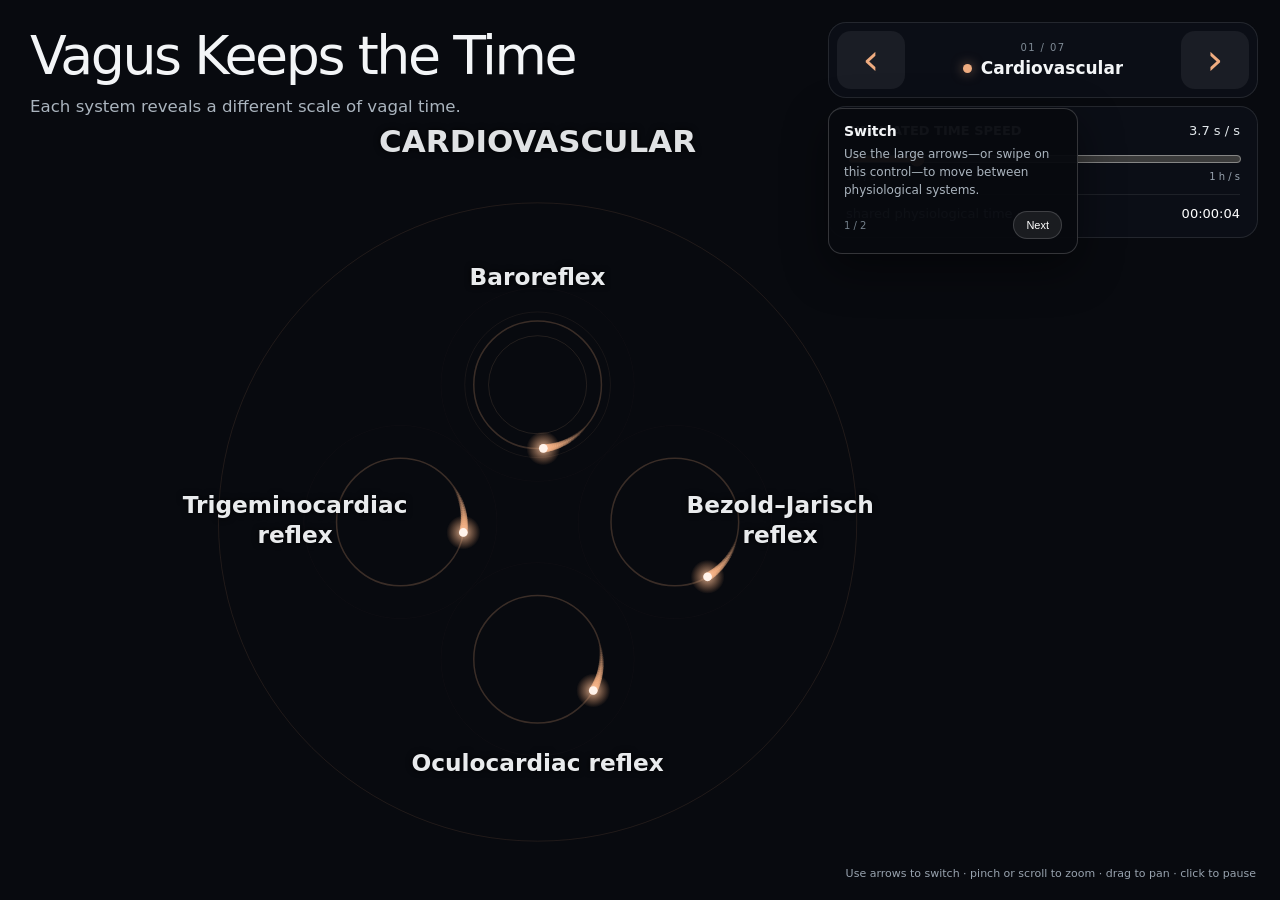
<file: reflex-time/index.html>
<!doctype html>
<html lang="en">
<head>
<meta charset="utf-8">
<meta name="viewport" content="width=device-width,initial-scale=1,maximum-scale=5,user-scalable=yes">
<title>Vagus Keeps the Time</title>
<link rel="stylesheet" href="style.css">
</head>
<body>
<canvas id="c"></canvas>

<div class="title">
  <h1>Vagus Keeps the Time</h1>
  <div class="sub">Each system reveals a different scale of vagal time.</div>
</div>

<div class="panel">
  <div class="carousel" id="carousel">
    <button class="arrow" id="prev" aria-label="Previous system">‹</button>
    <div class="carousel-label">
      <span id="count">01 / 07</span>
      <div class="system-row">
        <i id="systemDot"></i>
        <strong id="systemName">Cardiovascular</strong>
      </div>
    </div>
    <button class="arrow" id="next" aria-label="Next system">›</button>
  </div>

  <div class="controls">
    <div class="head">
      <strong>SIMULATED TIME SPEED</strong>
      <span class="readout" id="speedOut"></span>
    </div>
    <input id="speed" type="range" min="0" max="1000" value="330">
    <div class="scale"><span>1 s / s</span><span>1 h / s</span></div>
    <div class="clock">
      <span>shared physiological time</span>
      <b id="clock">00:00:00</b>
    </div>
  </div>
</div>

<div class="hint">Use arrows to switch · pinch or scroll to zoom · drag to pan · click to pause</div>
<div class="tip" id="tip"></div>

<div class="tour" id="tour">
  <strong id="tt"></strong>
  <p id="tx"></p>
  <div class="row"><span class="count" id="tc"></span><button id="tn">Next</button></div>
</div>

<script>
/* iOS Safari changes only the viewport height when its browser chrome appears or disappears.
   The visualization's resize handler recenters the active system, so ignore those height-only
   resize events while still allowing real width/orientation changes through. */
(() => {
  const nativeAdd = window.addEventListener.bind(window);
  let lastWidth = window.innerWidth;
  window.addEventListener = function(type, listener, options) {
    if (type !== "resize") return nativeAdd(type, listener, options);
    return nativeAdd(type, function(event) {
      const widthChanged = Math.abs(window.innerWidth - lastWidth) > 60;
      if (widthChanged) {
        lastWidth = window.innerWidth;
        listener.call(this, event);
      }
    }, options);
  };
})();
</script>
<script src="app.js"></script>
</body>
</html>
</file>
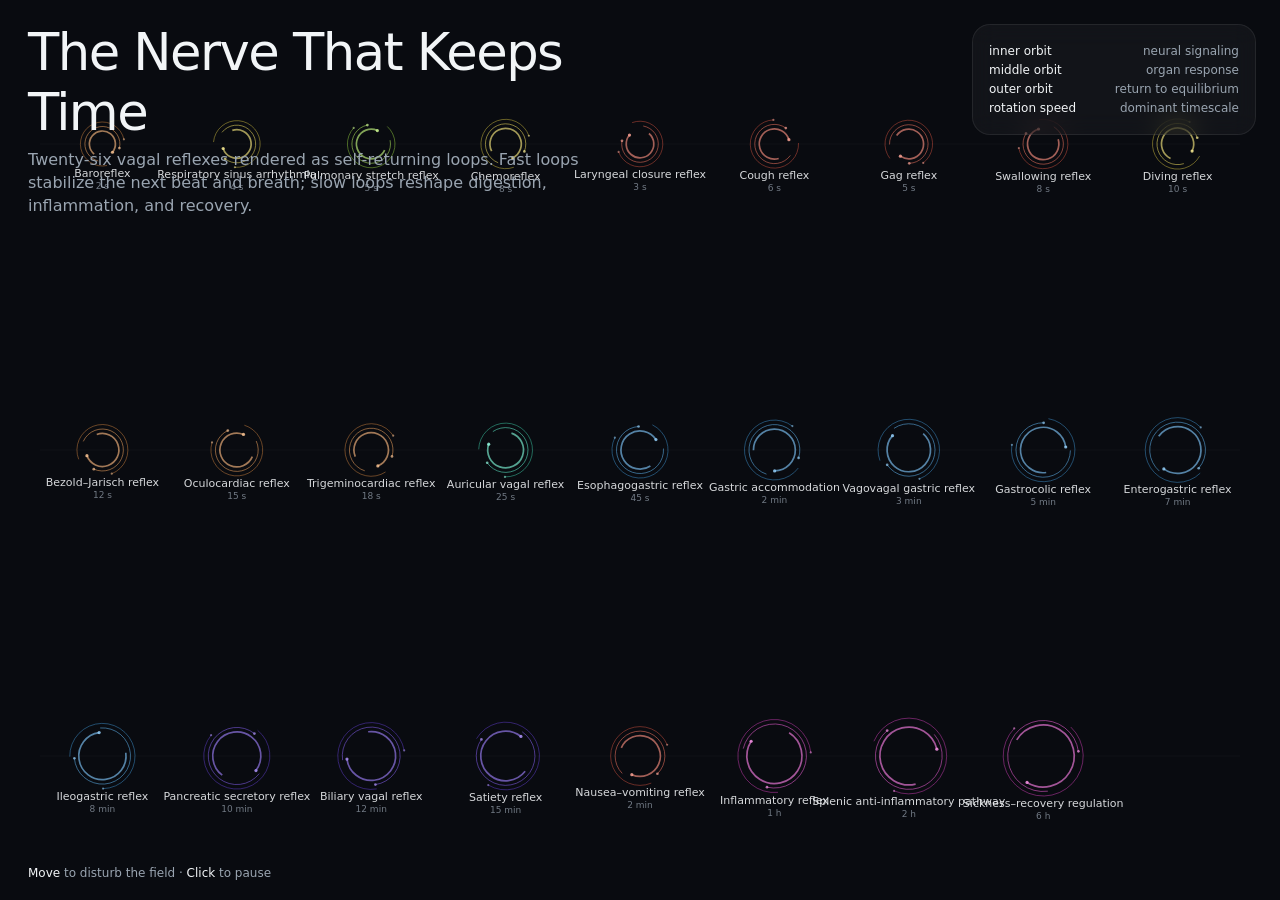
<file: explorer/the_nerve_that_keeps_time.html>
<!doctype html>
<html lang="en">
<head>
<meta charset="utf-8">
<meta name="viewport" content="width=device-width,initial-scale=1">
<title>The Nerve That Keeps Time</title>
<style>
  :root { --bg:#090b10; --fg:#f2f5f7; --muted:#9aa5b1; --panel:rgba(255,255,255,.04); }
  html,body { margin:0; height:100%; background:var(--bg); color:var(--fg); font-family:Inter,ui-sans-serif,system-ui,-apple-system,Segoe UI,sans-serif; overflow:hidden; }
  canvas { position:fixed; inset:0; width:100%; height:100%; }
  .title { position:fixed; left:28px; top:22px; z-index:2; max-width:min(560px,74vw); }
  h1 { font-weight:500; letter-spacing:-.03em; margin:0 0 6px; font-size:clamp(26px,4vw,58px); }
  .sub { color:var(--muted); font-size:clamp(12px,1.3vw,16px); line-height:1.45; }
  .legend { position:fixed; right:24px; top:24px; z-index:2; background:var(--panel); border:1px solid rgba(255,255,255,.08); border-radius:18px; padding:14px 16px; backdrop-filter:blur(12px); width:min(250px,38vw); }
  .legend div { display:flex; justify-content:space-between; gap:14px; margin:5px 0; color:var(--muted); font-size:12px; }
  .legend strong { color:var(--fg); font-weight:500; }
  .footer { position:fixed; left:28px; bottom:20px; color:var(--muted); z-index:2; font-size:12px; }
  .footer b { color:var(--fg); font-weight:500; }
</style>
</head>
<body>
<canvas id="c"></canvas>
<div class="title"><h1>The Nerve That Keeps Time</h1><div class="sub">Twenty-six vagal reflexes rendered as self-returning loops. Fast loops stabilize the next beat and breath; slow loops reshape digestion, inflammation, and recovery.</div></div>
<div class="legend">
  <div><strong>inner orbit</strong><span>neural signaling</span></div>
  <div><strong>middle orbit</strong><span>organ response</span></div>
  <div><strong>outer orbit</strong><span>return to equilibrium</span></div>
  <div><strong>rotation speed</strong><span>dominant timescale</span></div>
</div>
<div class="footer"><b>Move</b> to disturb the field · <b>Click</b> to pause</div>
<script>
const DATA = [{"name":"Baroreflex","seconds":2,"cat":1,"u":0},{"name":"Respiratory sinus arrhythmia","seconds":4,"cat":2,"u":.075},{"name":"Pulmonary stretch reflex","seconds":5,"cat":3,"u":.099},{"name":"Chemoreflex","seconds":8,"cat":2,"u":.149},{"name":"Laryngeal closure reflex","seconds":3,"cat":0,"u":.044},{"name":"Cough reflex","seconds":6,"cat":0,"u":.118},{"name":"Gag reflex","seconds":5,"cat":0,"u":.099},{"name":"Swallowing reflex","seconds":8,"cat":0,"u":.149},{"name":"Diving reflex","seconds":10,"cat":2,"u":.173},{"name":"Bezold–Jarisch reflex","seconds":12,"cat":1,"u":.193},{"name":"Oculocardiac reflex","seconds":15,"cat":1,"u":.217},{"name":"Trigeminocardiac reflex","seconds":18,"cat":1,"u":.237},{"name":"Auricular vagal reflex","seconds":25,"cat":4,"u":.272},{"name":"Esophagogastric reflex","seconds":45,"cat":5,"u":.335},{"name":"Gastric accommodation","seconds":120,"cat":5,"u":.441},{"name":"Vagovagal gastric reflex","seconds":180,"cat":5,"u":.485},{"name":"Gastrocolic reflex","seconds":300,"cat":5,"u":.54},{"name":"Enterogastric reflex","seconds":420,"cat":5,"u":.576},{"name":"Ileogastric reflex","seconds":480,"cat":5,"u":.59},{"name":"Pancreatic secretory reflex","seconds":600,"cat":6,"u":.614},{"name":"Biliary vagal reflex","seconds":720,"cat":6,"u":.634},{"name":"Satiety reflex","seconds":900,"cat":6,"u":.658},{"name":"Nausea–vomiting reflex","seconds":90,"cat":0,"u":.41},{"name":"Inflammatory reflex","seconds":3600,"cat":7,"u":.807},{"name":"Splenic anti-inflammatory pathway","seconds":7200,"cat":7,"u":.882},{"name":"Sickness–recovery regulation","seconds":21600,"cat":7,"u":1}];
const canvas=document.getElementById('c'),ctx=canvas.getContext('2d');
let W=0,H=0,dpr=1,paused=false,mouse={x:-9999,y:-9999},last=performance.now(),T=0;
function resize(){dpr=Math.min(2,devicePixelRatio||1);W=innerWidth;H=innerHeight;canvas.width=W*dpr;canvas.height=H*dpr;canvas.style.width=W+'px';canvas.style.height=H+'px';ctx.setTransform(dpr,0,0,dpr,0,0)}
addEventListener('resize',resize);resize();addEventListener('pointermove',e=>{mouse.x=e.clientX;mouse.y=e.clientY});addEventListener('click',()=>paused=!paused);
const categoryHue=[8,28,52,85,165,205,255,310];
const nodes=DATA.map((d,i)=>({...d,phase:i*2.3999632297}));
function layout(i){const mx=Math.max(90,W*.08),my=Math.max(120,H*.16),uw=W-mx*2,uh=H-my*2,b=Math.floor(i/9),k=i%9;return[mx+uw*(k/8),my+uh*(b/2)]}
function frame(now){const dt=Math.min(.05,(now-last)/1000);last=now;if(!paused)T+=dt;ctx.clearRect(0,0,W,H);ctx.save();ctx.strokeStyle='rgba(255,255,255,.035)';ctx.lineWidth=1;for(let b=0;b<3;b++){const y=Math.max(120,H*.16)+(H-2*Math.max(120,H*.16))*(b/2);ctx.beginPath();ctx.moveTo(40,y);ctx.lineTo(W-40,y);ctx.stroke()}ctx.restore();
  nodes.forEach((n,i)=>{const [bx,by]=layout(i),dx=mouse.x-bx,dy=mouse.y-by,dist=Math.hypot(dx,dy),repel=Math.max(0,1-dist/180),x=bx-dx*repel*.12,y=by-dy*repel*.12,base=13+18*n.u,hue=categoryHue[n.cat],speed=.16+1.35*Math.pow(1-n.u,1.8),a=T*speed+n.phase;
    for(let r=0;r<3;r++){const rr=base+r*4.5,lag=r*(.45+1.8*n.u),start=a-lag;ctx.beginPath();ctx.strokeStyle=`hsla(${hue},75%,${70-r*6}%,${.68-r*.12})`;ctx.lineWidth=r===0?1.7:1;ctx.arc(x,y,rr,start,start+Math.PI*1.5);ctx.stroke();const px=x+Math.cos(start+Math.PI*1.5)*rr,py=y+Math.sin(start+Math.PI*1.5)*rr;ctx.beginPath();ctx.fillStyle=`hsla(${hue},90%,78%,${.85-r*.14})`;ctx.arc(px,py,1.6-r*.25,0,Math.PI*2);ctx.fill()}
    ctx.fillStyle='rgba(242,245,247,.88)';ctx.font='11px ui-sans-serif,system-ui,sans-serif';ctx.textAlign='center';ctx.fillText(n.name,x,y+base+20);ctx.fillStyle='rgba(154,165,177,.72)';ctx.font='9px ui-sans-serif,system-ui,sans-serif';const label=n.seconds<60?`${n.seconds} s`:n.seconds<3600?`${Math.round(n.seconds/60)} min`:`${Math.round(n.seconds/3600)} h`;ctx.fillText(label,x,y+base+32)});requestAnimationFrame(frame)}
requestAnimationFrame(frame);
</script>
</body>
</html>
</file>
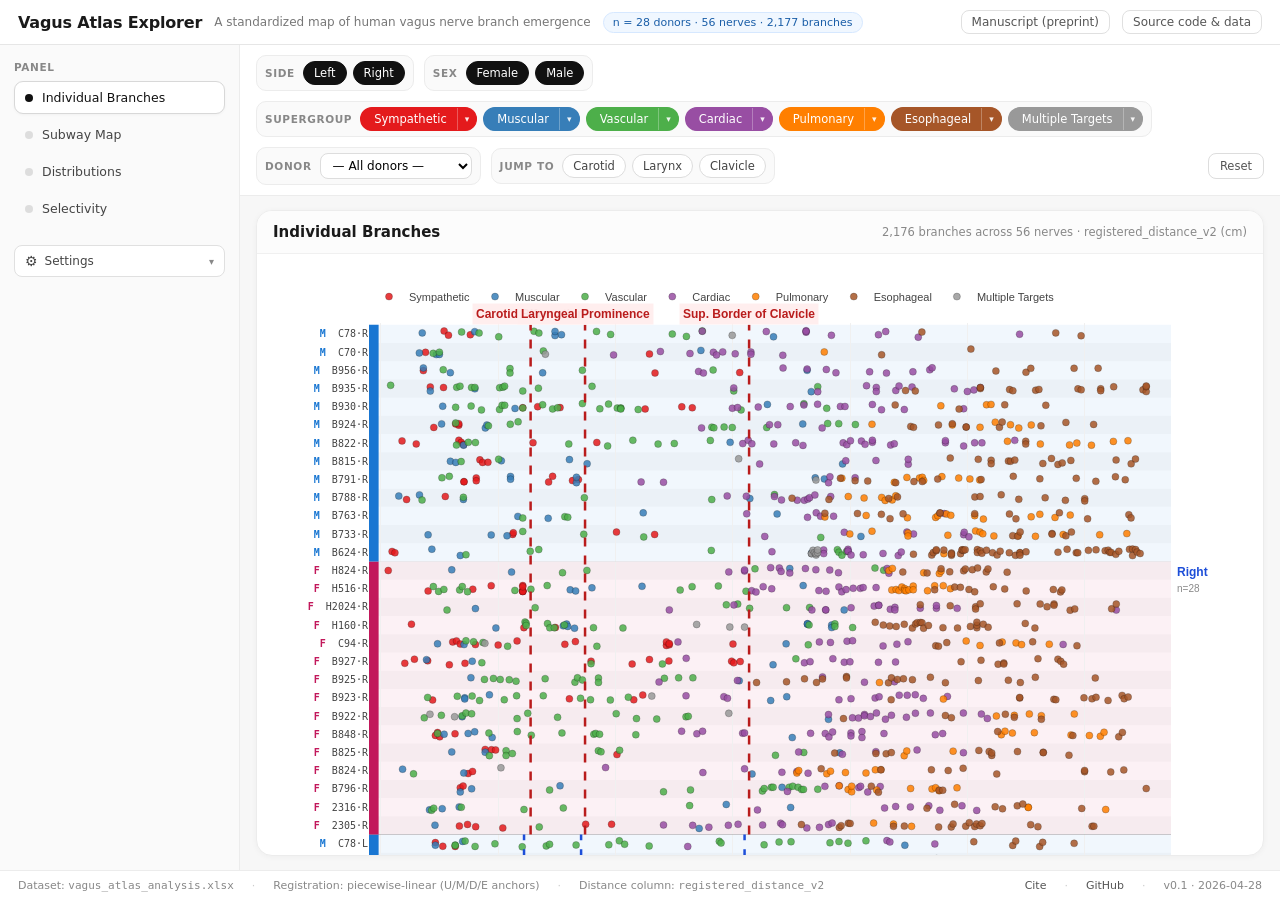
<file: interactive_explorer/vagus_atlas_explorer.html>
<!DOCTYPE html>
<html lang="en">
<head>
<meta charset="UTF-8">
<meta name="viewport" content="width=device-width, initial-scale=1.0">
<title>Vagus Atlas Explorer</title>
<script src="https://cdn.plot.ly/plotly-2.30.0.min.js" charset="utf-8"></script>
<script src="vagus_atlas_data.js"></script>
<style>
  /* ==========================================================
     RESET + TYPOGRAPHY
     ========================================================== */
  *, *::before, *::after { box-sizing: border-box; }
  html, body { height: 100%; margin: 0; }
  body {
    font-family: Inter, system-ui, "Segoe UI", Helvetica, Arial, sans-serif;
    font-size: 13px;
    color: #1a1a1a;
    background: #f7f7f7;
    -webkit-font-smoothing: antialiased;
  }
  button { font-family: inherit; font-size: inherit; color: inherit; }

  /* ==========================================================
     APP GRID
     ========================================================== */
  #app {
    display: grid;
    grid-template-rows: auto 1fr auto;
    grid-template-columns: 240px 1fr;
    grid-template-areas:
      "header  header"
      "sidebar main"
      "footer  footer";
    height: 100vh;
    width: 100vw;
  }

  /* ==========================================================
     HEADER
     ========================================================== */
  header {
    grid-area: header;
    display: flex;
    align-items: center;
    gap: 12px;
    padding: 10px 18px;
    background: #fff;
    border-bottom: 1px solid #e6e6e6;
  }
  header h1 {
    margin: 0;
    font-size: 16px;
    font-weight: 600;
    letter-spacing: -0.01em;
  }
  header .subtitle {
    font-size: 12px;
    color: #777;
    font-weight: 400;
  }
  .badge {
    font-size: 11px;
    padding: 3px 9px;
    border-radius: 999px;
    background: #f5f5f5;
    border: 1px solid #e7e7e7;
    color: #444;
    white-space: nowrap;
  }
  .badge.dataset { background: #f0f7ff; border-color: #d6e8ff; color: #1a5ea8; }
  header .spacer { flex: 1; }
  header .header-link {
    font-size: 12px;
    color: #555;
    text-decoration: none;
    padding: 4px 10px;
    border-radius: 8px;
    border: 1px solid #e0e0e0;
  }
  header .header-link:hover { background: #fafafa; }

  /* ==========================================================
     SIDEBAR
     ========================================================== */
  aside.sidebar {
    grid-area: sidebar;
    background: #fafafa;
    border-right: 1px solid #ececec;
    overflow-y: auto;
    padding: 16px 14px 24px 14px;
  }
  .side-section { margin-bottom: 20px; }
  .side-section h4 {
    margin: 0 0 8px 0;
    font-size: 10.5px;
    font-weight: 600;
    text-transform: uppercase;
    letter-spacing: 0.06em;
    color: #888;
  }

  .toggle-row {
    display: flex;
    background: #fff;
    border: 1px solid #e2e2e2;
    border-radius: 10px;
    padding: 3px;
    gap: 3px;
  }
  .toggle-row .toggle-btn {
    flex: 1;
    padding: 6px 0;
    border: none;
    background: transparent;
    border-radius: 7px;
    cursor: pointer;
    font-size: 12px;
    font-weight: 500;
    color: #555;
    transition: background 0.12s, color 0.12s;
  }
  .toggle-row .toggle-btn:hover:not(.active) { background: #f1f1f1; }
  .toggle-row .toggle-btn.active {
    background: #111;
    color: #fff;
  }

  .panel-nav { display: flex; flex-direction: column; gap: 4px; }
  .panel-nav .nav-item {
    display: flex;
    align-items: center;
    gap: 9px;
    padding: 8px 10px;
    border-radius: 9px;
    cursor: pointer;
    color: #444;
    font-size: 12.5px;
    border: 1px solid transparent;
    background: transparent;
    text-align: left;
  }
  .panel-nav .nav-item:hover:not(.active):not(.disabled) { background: #f0f0f0; }
  .panel-nav .nav-item.active {
    background: #fff;
    border-color: #d8d8d8;
    color: #111;
    font-weight: 500;
    box-shadow: 0 1px 3px rgba(0,0,0,0.04);
  }
  .panel-nav .nav-item.disabled {
    opacity: 0.4;
    cursor: not-allowed;
  }
  .panel-nav .nav-item .nav-dot {
    width: 8px; height: 8px; border-radius: 50%;
    background: #ddd;
    flex-shrink: 0;
  }
  .panel-nav .nav-item.active .nav-dot { background: #111; }

  /* ==========================================================
     MAIN CONTENT
     ========================================================== */
  main {
    grid-area: main;
    display: grid;
    grid-template-rows: auto 1fr;
    overflow: hidden;
    background: #f7f7f7;
  }

  /* ----- Filter bar ----- */
  .filter-bar {
    background: #fff;
    border-bottom: 1px solid #ececec;
    padding: 10px 16px;
    display: flex;
    flex-wrap: wrap;
    gap: 10px;
    align-items: center;
  }
  .filter-group {
    display: flex;
    align-items: center;
    gap: 6px;
    background: #fafafa;
    border: 1px solid #ececec;
    border-radius: 10px;
    padding: 5px 8px;
  }
  .filter-group .filter-label {
    font-size: 10.5px;
    font-weight: 600;
    text-transform: uppercase;
    letter-spacing: 0.06em;
    color: #888;
    margin-right: 2px;
  }
  .chip {
    font-size: 11.5px;
    padding: 4px 10px;
    border-radius: 999px;
    border: 1px solid #ddd;
    background: #fff;
    cursor: pointer;
    color: #444;
    transition: background 0.12s, color 0.12s, border-color 0.12s;
    white-space: nowrap;
  }
  .chip:hover:not(.active) { background: #f3f3f3; }
  .chip.active {
    background: #111;
    color: #fff;
    border-color: #111;
  }
  .chip.sg-chip {
    border-left-width: 4px;
    padding: 0;
    display: inline-flex;
    align-items: stretch;
  }
  .sg-chip-name {
    padding: 4px 10px;
  }
  .sg-chip-chevron {
    padding: 4px 7px;
    border-left: 1px solid rgba(0,0,0,0.10);
    color: #888;
    font-size: 9px;
    user-select: none;
    display: inline-flex;
    align-items: center;
  }
  .sg-chip-chevron:hover { background: rgba(0,0,0,0.08); }
  .chip.sg-chip.active {
    background: var(--sg-color);
    border-color: var(--sg-color);
    color: #fff;
  }
  .chip.sg-chip.active .sg-chip-chevron {
    border-left-color: rgba(255,255,255,0.28);
    color: rgba(255,255,255,0.9);
  }
  .chip.sg-chip.active .sg-chip-chevron:hover { background: rgba(255,255,255,0.18); }
  .chip.sg-chip.partial {
    background: rgba(0,0,0,0.02);
    color: var(--sg-color);
  }
  .chip.sg-chip.partial .sg-chip-chevron { color: var(--sg-color); border-left-color: rgba(0,0,0,0.18); }
  .chip.sg-chip:not(.active):not(.partial) {
    border-left-color: var(--sg-color);
  }

  /* Subgroup picker bar — appears below the filter bar when chevrons are open */
  .filter-subbar {
    display: none;
    flex-wrap: wrap;
    gap: 8px;
    margin: 0 16px 10px 16px;
    padding: 6px 10px;
    background: #fafafa;
    border: 1px dashed #d4d4d4;
    border-radius: 8px;
  }
  .filter-subbar.has-expanded { display: flex; }
  .fsb-cluster {
    display: inline-flex;
    align-items: center;
    flex-wrap: wrap;
    gap: 4px;
    padding: 4px 8px;
    border-radius: 8px;
    background: var(--sg-tint, rgba(0,0,0,0.03));
    border: 1px solid var(--sg-border, #e5e5e5);
  }
  .fsb-cluster-label {
    font-size: 10px;
    font-weight: 700;
    text-transform: uppercase;
    letter-spacing: 0.05em;
    color: var(--sg-color, #555);
    margin-right: 2px;
  }
  .fsb-sub-chip {
    font-size: 10.5px;
    padding: 2px 9px;
    border-radius: 999px;
    border: 1px solid #ddd;
    background: #fff;
    cursor: pointer;
    color: #555;
    white-space: nowrap;
    font-family: inherit;
    transition: background 0.12s, color 0.12s, border-color 0.12s;
  }
  .fsb-sub-chip:hover:not(.active) { background: #f3f3f3; }
  .fsb-sub-chip.active {
    background: var(--sg-color, #111);
    color: #fff;
    border-color: var(--sg-color, #111);
  }

  .filter-group select {
    font: inherit;
    font-size: 12px;
    border: 1px solid #ddd;
    border-radius: 8px;
    background: #fff;
    padding: 4px 8px;
    cursor: pointer;
  }

  .reset-btn {
    margin-left: auto;
    font-size: 11.5px;
    padding: 5px 11px;
    border-radius: 8px;
    border: 1px solid #ddd;
    background: #fff;
    color: #555;
    cursor: pointer;
  }
  .reset-btn:hover { background: #fafafa; color: #111; }

  /* ----- Panel area ----- */
  .panel-area {
    overflow: auto;
    padding: 14px 16px;
  }
  .panel {
    display: none;
    height: 100%;
  }
  .panel.active { display: block; }

  .card {
    background: #fff;
    border: 1px solid #ececec;
    border-radius: 16px;
    box-shadow: 0 1px 6px rgba(0,0,0,0.04);
    overflow: hidden;
    height: 100%;
    display: flex;
    flex-direction: column;
  }
  .card-header {
    padding: 12px 16px;
    border-bottom: 1px solid #f0f0f0;
    background: #fcfcfc;
    display: flex;
    align-items: center;
    justify-content: space-between;
  }
  .card-header h2 {
    margin: 0;
    font-size: 14px;
    font-weight: 600;
  }
  .card-header .card-meta {
    font-size: 11.5px;
    color: #888;
  }
  .card-body {
    flex: 1;
    padding: 16px;
    overflow: auto;
  }
  .figure-placeholder {
    height: 100%;
    min-height: 360px;
    border: 1.5px dashed #d8d8d8;
    border-radius: 12px;
    display: flex;
    flex-direction: column;
    align-items: center;
    justify-content: center;
    gap: 6px;
    color: #999;
    font-size: 12.5px;
    background: #fbfbfb;
  }
  .figure-placeholder .ph-title {
    font-size: 14px;
    font-weight: 500;
    color: #666;
  }
  .figure-placeholder .ph-detail {
    font-size: 11.5px;
    color: #aaa;
    max-width: 460px;
    text-align: center;
    line-height: 1.5;
  }

  /* ==========================================================
     FOOTER
     ========================================================== */
  footer {
    grid-area: footer;
    background: #fff;
    border-top: 1px solid #ececec;
    padding: 8px 18px;
    display: flex;
    gap: 18px;
    align-items: center;
    font-size: 11px;
    color: #888;
  }
  footer .foot-sep { color: #ccc; }
  footer a { color: #555; text-decoration: none; }
  footer a:hover { color: #111; text-decoration: underline; }
  footer .spacer { flex: 1; }

  /* ==========================================================
     SELECTIVITY PANEL CONTROLS
     ========================================================== */
  .sel-controls {
    display: flex;
    flex-wrap: wrap;
    gap: 14px;
    margin-bottom: 10px;
    padding: 10px 12px;
    background: #fafafa;
    border: 1px solid #ececec;
    border-radius: 12px;
    align-items: flex-start;
  }
  .sel-block {
    display: flex;
    flex-direction: column;
    gap: 5px;
    min-width: 0;
  }
  .sel-block.flex { flex: 1; min-width: 220px; }
  .sel-block-label {
    font-size: 10px;
    font-weight: 600;
    text-transform: uppercase;
    letter-spacing: 0.06em;
    color: #888;
  }
  .sel-block-label .sel-target-tag { color: #ec4899; }
  .sel-block-label .sel-comp-tag { color: #06b6d4; }
  .sel-chips {
    display: flex;
    flex-wrap: wrap;
    gap: 4px;
  }
  .sel-chip {
    font-size: 11px;
    padding: 3px 9px;
    border-radius: 999px;
    border: 1px solid #ddd;
    background: #fff;
    cursor: pointer;
    color: #555;
    transition: background 0.12s, color 0.12s, border-color 0.12s;
    white-space: nowrap;
    font-family: inherit;
  }
  .sel-chip:hover:not(.target-active):not(.comparator-active):not(.disabled) { background: #f3f3f3; }
  .sel-chip.disabled { opacity: 0.4; cursor: not-allowed; }
  .sel-chip.target-active {
    background: #ec4899;
    color: #fff;
    border-color: #ec4899;
  }
  .sel-chip.comparator-active {
    background: #06b6d4;
    color: #fff;
    border-color: #06b6d4;
  }
  /* Partial: some but not all subgroups in this role */
  .sel-chip.target-partial {
    background: rgba(236,72,153,0.10);
    border-color: #ec4899;
    color: #ec4899;
  }
  .sel-chip.comparator-partial {
    background: rgba(6,182,212,0.10);
    border-color: #06b6d4;
    color: #06b6d4;
  }
  /* Chip becomes a two-part button: name + chevron */
  .sel-chip { padding: 0; display: inline-flex; align-items: stretch; }
  .sel-chip-name { padding: 3px 9px; }
  .sel-chip-chevron {
    padding: 3px 7px;
    border-left: 1px solid #ddd;
    color: #888;
    font-size: 10px;
    user-select: none;
    display: inline-flex;
    align-items: center;
  }
  .sel-chip-chevron:hover { background: rgba(0,0,0,0.08); }
  .sel-chip.target-active .sel-chip-chevron,
  .sel-chip.comparator-active .sel-chip-chevron {
    border-left-color: rgba(255,255,255,0.28);
    color: rgba(255,255,255,0.9);
  }
  .sel-chip.target-active .sel-chip-chevron:hover,
  .sel-chip.comparator-active .sel-chip-chevron:hover { background: rgba(255,255,255,0.18); }
  .sel-chip.target-partial .sel-chip-chevron { border-left-color: rgba(236,72,153,0.35); color: #ec4899; }
  .sel-chip.comparator-partial .sel-chip-chevron { border-left-color: rgba(6,182,212,0.35); color: #06b6d4; }
  /* Open chevron gets a subtle tint matching the cluster below */
  .sel-chip-chevron.open {
    background: var(--sg-tint, rgba(0,0,0,0.06));
    color: var(--sg-color, #333);
  }

  /* Second-row subgroup bar — appears only when at least one chevron is open */
  .sel-subgroup-bar {
    display: none;
    flex-wrap: wrap;
    gap: 6px;
    margin-top: 6px;
    padding: 6px 8px;
    background: #fafafa;
    border: 1px dashed #d4d4d4;
    border-radius: 8px;
  }
  .sel-subgroup-bar.has-expanded { display: flex; }
  .sel-sub-cluster {
    display: inline-flex;
    align-items: center;
    flex-wrap: wrap;
    gap: 4px;
    padding: 4px 8px;
    border-radius: 8px;
    background: var(--sg-tint, rgba(0,0,0,0.03));
    border: 1px solid var(--sg-border, #e5e5e5);
  }
  .sel-sub-cluster-label {
    font-size: 9.5px;
    font-weight: 700;
    text-transform: uppercase;
    letter-spacing: 0.05em;
    color: var(--sg-color, #555);
    margin-right: 2px;
  }
  .sel-sub-chip {
    font-size: 10.5px;
    padding: 2px 9px;
    border-radius: 999px;
    border: 1px solid #ddd;
    background: #fff;
    cursor: pointer;
    color: #555;
    white-space: nowrap;
    font-family: inherit;
    transition: background 0.12s, color 0.12s, border-color 0.12s;
  }
  .sel-sub-chip:hover:not(.target-active):not(.comparator-active):not(.disabled) { background: #f3f3f3; }
  .sel-sub-chip.target-active { background: #ec4899; color: #fff; border-color: #ec4899; }
  .sel-sub-chip.comparator-active { background: #06b6d4; color: #fff; border-color: #06b6d4; }
  .sel-sub-chip.disabled { opacity: 0.45; cursor: not-allowed; }

  .sel-input {
    font: inherit;
    font-size: 12px;
    padding: 4px 8px;
    border: 1px solid #ddd;
    border-radius: 6px;
    background: #fff;
    width: 80px;
  }
  .sel-input.tiny { width: 60px; }
  .sel-btn {
    font: inherit;
    font-size: 11.5px;
    padding: 5px 10px;
    border-radius: 8px;
    border: 1px solid #ddd;
    background: #fff;
    color: #444;
    cursor: pointer;
  }
  .sel-btn:hover { background: #f3f3f3; color: #111; }

  .sel-readout {
    display: flex;
    flex-wrap: wrap;
    gap: 6px 14px;
    padding: 8px 14px;
    margin-bottom: 10px;
    background: #fff;
    border: 1px solid #efefef;
    border-radius: 10px;
    font-size: 12px;
    align-items: baseline;
  }
  .sel-readout .sr-item { display: inline-flex; align-items: baseline; gap: 4px; }
  .sel-readout .sr-label {
    color: #888;
    font-size: 9.5px;
    font-weight: 600;
    text-transform: uppercase;
    letter-spacing: 0.06em;
  }
  .sel-readout .sr-value { font-weight: 600; color: #111; font-variant-numeric: tabular-nums; }
  .sel-readout .sr-target { color: #ec4899; }
  .sel-readout .sr-comparator { color: #06b6d4; }
  .sel-readout .sr-side-l { border-left: 3px solid #b91c1c; padding-left: 6px; }
  .sel-readout .sr-side-r { border-left: 3px solid #1d4ed8; padding-left: 6px; }
  .sel-readout .sr-sep { color: #ccc; }

  /* ==========================================================
     DISTRIBUTIONS / VIOLINS PANEL CONTROLS
     ========================================================== */
  .vio-controls {
    display: flex;
    flex-wrap: wrap;
    gap: 14px;
    margin-bottom: 10px;
    padding: 10px 12px;
    background: #fafafa;
    border: 1px solid #ececec;
    border-radius: 12px;
    align-items: flex-start;
  }
  .vio-block { display: flex; flex-direction: column; gap: 5px; min-width: 0; }
  .vio-block.flex { flex: 1; min-width: 260px; }
  .vio-block-label {
    font-size: 10px;
    font-weight: 600;
    text-transform: uppercase;
    letter-spacing: 0.06em;
    color: #888;
  }
  .vio-pool-a-tag { color: #0d9488; }
  .vio-pool-b-tag { color: #d97706; }

  .vio-chip-grid { display: flex; flex-direction: column; gap: 5px; }
  .vio-chip-row { display: flex; flex-wrap: wrap; gap: 4px; }

  .vio-chip {
    display: inline-flex;
    align-items: center;
    gap: 0;
    font-size: 11px;
    padding: 0;
    border-radius: 999px;
    border: 1px solid #ddd;
    background: #fff;
    cursor: pointer;
    color: #555;
    white-space: nowrap;
    font-family: inherit;
    overflow: hidden;
    transition: background 0.12s, color 0.12s, border-color 0.12s;
  }
  .vio-chip-name {
    padding: 3px 4px 3px 10px;
    cursor: pointer;
  }
  .vio-chip-chevron {
    display: inline-flex;
    align-items: center;
    justify-content: center;
    width: 18px;
    height: 100%;
    background: rgba(0,0,0,0.04);
    font-size: 9px;
    border-left: 1px solid rgba(0,0,0,0.08);
    color: inherit;
    cursor: pointer;
    padding: 0 2px;
  }
  .vio-chip-chevron:hover { background: rgba(0,0,0,0.10); }

  .vio-chip.pool-a-active {
    background: #0d9488;
    color: #fff;
    border-color: #0d9488;
  }
  .vio-chip.pool-a-active .vio-chip-chevron {
    background: rgba(255,255,255,0.18);
    border-left-color: rgba(255,255,255,0.25);
  }
  .vio-chip.pool-b-active {
    background: #d97706;
    color: #fff;
    border-color: #d97706;
  }
  .vio-chip.pool-b-active .vio-chip-chevron {
    background: rgba(255,255,255,0.18);
    border-left-color: rgba(255,255,255,0.25);
  }
  .vio-chip.pool-a-partial {
    background: rgba(13,148,136,0.10);
    border-color: #0d9488;
    color: #0d9488;
  }
  .vio-chip.pool-b-partial {
    background: rgba(217,119,6,0.10);
    border-color: #d97706;
    color: #d97706;
  }
  .vio-chip.disabled { opacity: 0.4; cursor: not-allowed; }

  .vio-subgroup-tray {
    display: none;
    flex-wrap: wrap;
    gap: 3px;
    padding: 6px 8px;
    background: #fafafa;
    border: 1px dashed #d4d4d4;
    border-radius: 8px;
    margin-top: 2px;
  }
  .vio-subgroup-tray.expanded { display: flex; }

  .vio-sub-chip {
    font-size: 10.5px;
    padding: 2px 9px;
    border-radius: 999px;
    border: 1px solid #ddd;
    background: #fff;
    cursor: pointer;
    color: #555;
    white-space: nowrap;
    font-family: inherit;
    transition: background 0.12s, color 0.12s, border-color 0.12s;
  }
  .vio-sub-chip:hover:not(.pool-a-active):not(.pool-b-active) { background: #f3f3f3; }
  .vio-sub-chip.pool-a-active {
    background: #0d9488; color: #fff; border-color: #0d9488;
  }
  .vio-sub-chip.pool-b-active {
    background: #d97706; color: #fff; border-color: #d97706;
  }
  .vio-sub-chip.disabled { opacity: 0.4; cursor: not-allowed; }

  .vio-sex-toggle[data-on="true"] {
    background: #111;
    color: #fff;
    border-color: #111;
  }

  .vio-mode-bar {
    display: flex;
    align-items: center;
    gap: 14px;
    margin-bottom: 10px;
    padding: 8px 12px;
    background: #fafafa;
    border: 1px solid #ececec;
    border-radius: 12px;
  }
  .vio-mode-bar .vio-spacer { flex: 1; }

  .vio-pools-controls {
    display: flex;
    flex-wrap: wrap;
    gap: 14px;
    margin-bottom: 10px;
    padding: 10px 12px;
    background: #fafafa;
    border: 1px solid #ececec;
    border-radius: 12px;
    align-items: flex-start;
  }

  /* Picker chip styling — uses neutral dark gray for "in current build" */
  .vio-chip.picker-active {
    background: #374151;
    color: #fff;
    border-color: #374151;
  }
  .vio-chip.picker-active .vio-chip-chevron {
    background: rgba(255,255,255,0.18);
    border-left-color: rgba(255,255,255,0.25);
  }
  .vio-chip.picker-partial {
    background: #f3f4f6;
    border-color: #374151;
    color: #374151;
  }
  .vio-sub-chip.picker-active {
    background: #374151; color: #fff; border-color: #374151;
  }

  /* Pool list chips */
  .vio-pool-list {
    display: flex;
    flex-wrap: wrap;
    gap: 6px;
    padding: 4px 0;
    min-height: 36px;
  }
  .vio-pool-empty-hint {
    font-size: 11.5px;
    color: #aaa;
    font-style: italic;
    padding: 6px 0;
  }
  .vio-pool-chip {
    display: inline-flex;
    align-items: center;
    gap: 6px;
    font-size: 12px;
    padding: 4px 4px 4px 12px;
    border-radius: 999px;
    border: 2px solid var(--pool-color, #888);
    background: #fff;
    color: var(--pool-color, #555);
    cursor: pointer;
    font-family: inherit;
    font-weight: 500;
    user-select: none;
  }
  .vio-pool-chip:hover { background: rgba(0,0,0,0.03); }
  .vio-pool-chip.editing {
    background: var(--pool-color, #555);
    color: #fff;
    box-shadow: 0 0 0 3px rgba(0,0,0,0.06);
  }
  .vio-pool-chip-name { font-weight: 600; }
  .vio-pool-chip-count {
    font-size: 10.5px;
    opacity: 0.7;
    font-weight: 400;
  }
  .vio-pool-chip-remove {
    display: inline-flex;
    align-items: center;
    justify-content: center;
    width: 18px;
    height: 18px;
    border-radius: 50%;
    background: rgba(0,0,0,0.06);
    font-size: 11px;
    color: inherit;
    cursor: pointer;
    margin-left: 2px;
  }
  .vio-pool-chip-remove:hover { background: rgba(0,0,0,0.18); }
  .vio-pool-chip.editing .vio-pool-chip-remove { background: rgba(255,255,255,0.18); }
  .vio-pool-chip.editing .vio-pool-chip-remove:hover { background: rgba(255,255,255,0.32); }

  /* ==========================================================
     SETTINGS DROPDOWN (sidebar)
     ========================================================== */
  .settings-section { position: relative; }
  .settings-toggle {
    display: flex; align-items: center; gap: 7px;
    width: 100%;
    padding: 8px 10px;
    background: #fff;
    border: 1px solid #e0e0e0;
    border-radius: 8px;
    cursor: pointer;
    font: inherit;
    font-size: 12px;
    color: #444;
    text-align: left;
  }
  .settings-toggle:hover { background: #f5f5f5; }
  .settings-toggle .gear { font-size: 14px; line-height: 1; }
  .settings-toggle .label { font-weight: 500; }
  .settings-toggle .chev {
    margin-left: auto; font-size: 10px; color: #888;
    transition: transform 0.15s;
  }
  .settings-toggle[aria-expanded="true"] .chev { transform: rotate(180deg); }
  .settings-toggle[aria-expanded="true"] {
    background: #111; color: #fff; border-color: #111;
  }
  .settings-toggle[aria-expanded="true"] .chev { color: #fff; }

  .settings-dropdown {
    display: none;
    position: absolute;
    left: 0; right: 0;
    top: calc(100% + 6px);
    z-index: 50;
    background: #fff;
    border: 1px solid #e0e0e0;
    border-radius: 10px;
    box-shadow: 0 8px 24px rgba(0,0,0,0.12);
    padding: 4px 14px;
  }
  .settings-dropdown.open { display: block; }
  .settings-row {
    display: flex; flex-direction: column; gap: 6px;
    padding: 10px 0;
    border-bottom: 1px solid #f0f0f0;
  }
  .settings-row:last-child { border-bottom: none; }
  .settings-row-label {
    font-size: 10px;
    font-weight: 600;
    text-transform: uppercase;
    letter-spacing: 0.05em;
    color: #888;
  }
  .settings-row-control { display: flex; gap: 4px; }
  .settings-btn {
    flex: 1;
    font: inherit; font-size: 11px;
    padding: 5px 9px;
    border: 1px solid #ddd;
    background: #fff;
    border-radius: 6px;
    cursor: pointer;
    color: #444;
  }
  .settings-btn:hover { background: #f3f3f3; }
  .settings-btn.active {
    background: #111; color: #fff; border-color: #111;
  }
  /* Numeric scale input (with native up/down spinner arrows) */
  .settings-num {
    flex: 1;
    font: inherit;
    font-size: 12px;
    padding: 4px 6px;
    border: 1px solid #ddd;
    border-radius: 6px;
    background: #fff;
    color: #222;
    text-align: right;
    min-width: 64px;
    max-width: 80px;
    font-variant-numeric: tabular-nums;
  }
  .settings-num:focus { outline: 2px solid #111; outline-offset: -2px; }
  .settings-num-unit {
    font-size: 11px;
    color: #888;
    margin-left: 4px;
    align-self: center;
  }
  .settings-num-reset {
    flex: 0 0 auto;
    margin-left: auto;
    font: inherit;
    font-size: 10.5px;
    padding: 4px 8px;
    border: 1px solid #ddd;
    border-radius: 6px;
    background: #fff;
    color: #666;
    cursor: pointer;
  }
  .settings-num-reset:hover { background: #f3f3f3; color: #111; }

  /* ==========================================================
     DEBUG WIDGET (development only — remove later)
     ========================================================== */
  #debug-state {
    position: fixed;
    bottom: 38px;
    right: 12px;
    background: rgba(20,20,20,0.92);
    color: #b8e0ff;
    font-family: ui-monospace, "SF Mono", Menlo, Consolas, monospace;
    font-size: 10.5px;
    padding: 8px 11px;
    border-radius: 8px;
    max-width: 360px;
    z-index: 1000;
    pointer-events: none;
    white-space: pre;
    line-height: 1.5;
    opacity: 0.85;
  }
  #debug-state.hidden { display: none; }

  /* ==========================================================
     APP CHROME FONT SCALING (high-specificity overrides at the end of the stylesheet so they win)
     Toggled via JS: document.documentElement.style.setProperty('--scale-chrome', '1.20')
     ========================================================== */
  :root { --scale-chrome: 1; }
  html body { font-size: calc(13px * var(--scale-chrome)); }
  #app header h1 { font-size: calc(16px * var(--scale-chrome)); }
  #app header .subtitle { font-size: calc(12px * var(--scale-chrome)); }
  #app header .badge { font-size: calc(11px * var(--scale-chrome)); }
  #app header .header-link { font-size: calc(12px * var(--scale-chrome)); }
  #app aside.sidebar .side-section h4 { font-size: calc(10.5px * var(--scale-chrome)); }
  #app .panel-nav .nav-item { font-size: calc(12.5px * var(--scale-chrome)); }
  #app .settings-section .settings-toggle { font-size: calc(12px * var(--scale-chrome)); }
  #app .settings-section .settings-row-label { font-size: calc(10px * var(--scale-chrome)); }
  #app .settings-section .settings-btn { font-size: calc(11px * var(--scale-chrome)); }
  #app .filter-bar .filter-label { font-size: calc(10.5px * var(--scale-chrome)); }
  #app .filter-bar .chip { font-size: calc(11.5px * var(--scale-chrome)); }
  #app .filter-bar .chip .sg-chip-chevron { font-size: calc(9px * var(--scale-chrome)); }
  #app .filter-bar .filter-group select { font-size: calc(12px * var(--scale-chrome)); }
  #app .filter-bar .reset-btn { font-size: calc(11.5px * var(--scale-chrome)); }
  #app .filter-subbar .fsb-cluster-label { font-size: calc(10px * var(--scale-chrome)); }
  #app .filter-subbar .fsb-sub-chip { font-size: calc(10.5px * var(--scale-chrome)); }
  #app footer { font-size: calc(11px * var(--scale-chrome)); }
  #app .card-header h2 { font-size: calc(15px * var(--scale-chrome)); }
  #app .card-meta { font-size: calc(11.5px * var(--scale-chrome)); }
</style>
</head>
<body data-distance-mode="registered">

  <div id="app">

    <!-- =================================================
         HEADER
         ================================================= -->
    <header>
      <h1>Vagus Atlas Explorer</h1>
      <span class="subtitle">A standardized map of human vagus nerve branch emergence</span>
      <span class="badge dataset">n = 28 donors · 56 nerves · 2,177 branches</span>
      <div class="spacer"></div>
      <a href="https://www.biorxiv.org/content/10.64898/2026.05.08.723047v2" class="header-link" title="Preprint on bioRxiv (peer-reviewed DOI will replace on publication)" target="_blank" rel="noopener">Manuscript (preprint)</a>
      <a href="https://github.com/drsiyarb/vagus_nerve_explorer" class="header-link" title="Source code &amp; data for reproducibility" target="_blank" rel="noopener">Source code &amp; data</a>
    </header>

    <!-- =================================================
         SIDEBAR
         ================================================= -->
    <aside class="sidebar">

      <div class="side-section">
        <h4>Panel</h4>
        <div class="panel-nav" id="panel-nav">
          <button class="nav-item active" data-panel="individual">
            <span class="nav-dot"></span><span>Individual Branches</span>
          </button>
          <button class="nav-item" data-panel="subway">
            <span class="nav-dot"></span><span>Subway Map</span>
          </button>
          <button class="nav-item" data-panel="violins">
            <span class="nav-dot"></span><span>Distributions</span>
          </button>
          <button class="nav-item" data-panel="selectivity">
            <span class="nav-dot"></span><span>Selectivity</span>
          </button>
        </div>
      </div>

      <div class="side-section settings-section">
        <button class="settings-toggle" id="settings-toggle" aria-expanded="false" aria-haspopup="true">
          <span class="gear" aria-hidden="true">⚙</span>
          <span class="label">Settings</span>
          <span class="chev" aria-hidden="true">▾</span>
        </button>
        <div class="settings-dropdown" id="settings-dropdown" role="menu">

          <div class="settings-row">
            <span class="settings-row-label">Distance</span>
            <div class="settings-row-control toggle-row" id="toggle-distance-mode">
              <button class="settings-btn toggle-btn active" data-value="registered">Registered</button>
              <button class="settings-btn toggle-btn" data-value="raw">Raw</button>
            </div>
          </div>

          <div class="settings-row">
            <span class="settings-row-label">Plot headings</span>
            <div class="settings-row-control" data-setting="scale-plotHeadings">
              <input type="number" class="settings-num" min="50" max="200" step="5" value="100">
              <span class="settings-num-unit">%</span>
              <button class="settings-num-reset" type="button" title="Reset to 100%">Reset</button>
            </div>
          </div>

          <div class="settings-row">
            <span class="settings-row-label">Plot tick labels</span>
            <div class="settings-row-control" data-setting="scale-plotTicks">
              <input type="number" class="settings-num" min="50" max="200" step="5" value="100">
              <span class="settings-num-unit">%</span>
              <button class="settings-num-reset" type="button" title="Reset to 100%">Reset</button>
            </div>
          </div>

          <div class="settings-row">
            <span class="settings-row-label">Plot annotations</span>
            <div class="settings-row-control" data-setting="scale-plotAnnotations">
              <input type="number" class="settings-num" min="50" max="200" step="5" value="100">
              <span class="settings-num-unit">%</span>
              <button class="settings-num-reset" type="button" title="Reset to 100%">Reset</button>
            </div>
          </div>

          <div class="settings-row">
            <span class="settings-row-label">Plot legend</span>
            <div class="settings-row-control" data-setting="scale-plotLegend">
              <input type="number" class="settings-num" min="50" max="200" step="5" value="100">
              <span class="settings-num-unit">%</span>
              <button class="settings-num-reset" type="button" title="Reset to 100%">Reset</button>
            </div>
          </div>

          <div class="settings-row">
            <span class="settings-row-label">App chrome</span>
            <div class="settings-row-control" data-setting="scale-appChrome">
              <input type="number" class="settings-num" min="50" max="200" step="5" value="100">
              <span class="settings-num-unit">%</span>
              <button class="settings-num-reset" type="button" title="Reset to 100%">Reset</button>
            </div>
          </div>

        </div>
      </div>

    </aside>

    <!-- =================================================
         MAIN
         ================================================= -->
    <main>

      <!-- ----- Filter bar ----- -->
      <div class="filter-bar">

        <div class="filter-group">
          <span class="filter-label">Side</span>
          <button class="chip active" data-filter="side" data-value="L">Left</button>
          <button class="chip active" data-filter="side" data-value="R">Right</button>
        </div>

        <div class="filter-group">
          <span class="filter-label">Sex</span>
          <button class="chip active" data-filter="sex" data-value="F">Female</button>
          <button class="chip active" data-filter="sex" data-value="M">Male</button>
        </div>

        <div class="filter-group" id="supergroup-chips">
          <span class="filter-label">Supergroup</span>
          <!-- supergroup chips injected by JS using canonical palette -->
        </div>

        <div class="filter-group">
          <span class="filter-label">Donor</span>
          <select id="subject-select">
            <option value="">— All donors —</option>
            <!-- populated by JS from atlasData.donors -->
          </select>
        </div>

        <div class="filter-group">
          <span class="filter-label">Jump to</span>
          <button class="chip" data-jump="carotid">Carotid</button>
          <button class="chip" data-jump="larynx">Larynx</button>
          <button class="chip" data-jump="clavicle">Clavicle</button>
        </div>

        <button class="reset-btn" id="reset-filters">Reset</button>
      </div>

      <!-- ----- Subgroup picker (second-row, appears when a supergroup chevron is open) ----- -->
      <div class="filter-subbar" id="subgroup-subbar"></div>

      <!-- ----- Panel area ----- -->
      <div class="panel-area">

        <!-- Panel: Individual Branches -->
        <section class="panel active" data-panel="individual">
          <div class="card">
            <div class="card-header">
              <h2>Individual Branches</h2>
              <span class="card-meta" id="individual-card-meta">Every branch as one mark along the registered axis</span>
            </div>
            <div class="card-body">
              <div id="fig-individual" style="width:100%;height:100%;min-height:520px;"></div>
            </div>
          </div>
        </section>

        <!-- Panel: Subway Map -->
        <section class="panel" data-panel="subway">
          <div class="card">
            <div class="card-header">
              <h2>Subway Map</h2>
              <span class="card-meta">Top-25 subgroups · donor-level presence breakdown (Left-only / Right-only / Bilateral / Total)</span>
            </div>
            <div class="card-body">
              <div id="fig-subway" style="width:100%;max-width:1100px;margin:0 auto;min-height:1000px;"></div>
            </div>
          </div>
        </section>

        <!-- Panel: Distributions (violins) -->
        <section class="panel" data-panel="violins">
          <div class="card">
            <div class="card-header">
              <h2>Distributions</h2>
              <span class="card-meta" id="vio-card-meta">Top-25 subgroups · Fig 2 atlas</span>
            </div>
            <div class="card-body">

              <!-- Mode + Sex split bar -->
              <div class="vio-mode-bar">
                <div class="toggle-row" id="vio-mode-toggle">
                  <button class="toggle-btn active" data-mode="atlas">Atlas (Fig 2)</button>
                  <button class="toggle-btn" data-mode="pools">Pools comparison</button>
                </div>
                <div class="vio-spacer"></div>
                <div class="vio-block">
                  <span class="vio-block-label">Sex split</span>
                  <button class="sel-btn vio-sex-toggle" id="vio-sex-toggle" data-on="false">OFF</button>
                </div>
              </div>

              <!-- Pools-mode controls (hidden in atlas mode) -->
              <div class="vio-pools-controls" id="vio-pools-controls" style="display:none;">

                <div class="vio-block flex">
                  <span class="vio-block-label">Build a pool — click chip to toggle whole supergroup, ▾ for subgroups</span>
                  <div class="vio-chip-grid" id="vio-picker-chips"></div>
                </div>

                <div class="vio-block">
                  <span class="vio-block-label" id="vio-name-label">Pool name (optional)</span>
                  <div style="display:flex;gap:6px;align-items:center;">
                    <input type="text" id="vio-pool-name" class="sel-input" placeholder="e.g. Pharyngeal arch" style="min-width:170px;">
                    <button class="sel-btn" id="vio-add-pool">+ Add pool</button>
                    <button class="sel-btn" id="vio-cancel-edit" style="display:none;">Cancel</button>
                  </div>
                </div>

                <div class="vio-block">
                  <span class="vio-block-label">Presets</span>
                  <select id="vio-preset" class="sel-input">
                    <option value="">— pick —</option>
                    <option value="fig4A">Fig 4A · Pharyngeal Arch vs Primitive Mediastinum</option>
                    <option value="fig4B1">Fig 4 B1 · Cardiac vs Neck</option>
                    <option value="fig4C1">Fig 4 C1 · Thoracic core (4-way)</option>
                    <option value="fig4C2">Fig 4 C2 · Cardiac subtypes (3-way)</option>
                  </select>
                </div>

                <div class="vio-block flex" style="flex-basis:100%;">
                  <span class="vio-block-label">Created pools — click a chip to edit · ✕ to remove</span>
                  <div class="vio-pool-list" id="vio-pool-list"></div>
                </div>

              </div>

              <div id="fig-violins" style="width:100%;max-width:1400px;margin:0 auto;min-height:760px;"></div>
            </div>
          </div>
        </section>

        <!-- Panel: Selectivity -->
        <section class="panel" data-panel="selectivity">
          <div class="card">
            <div class="card-header">
              <h2>Selectivity</h2>
              <span class="card-meta" id="sel-card-meta">Pick a target and a comparator</span>
            </div>
            <div class="card-body">

              <!-- Sub-control bar -->
              <div class="sel-controls">

                <div class="sel-block">
                  <span class="sel-block-label">Preset</span>
                  <select id="sel-preset" class="sel-input" style="width:auto;">
                    <option value="">— pick —</option>
                    <option value="A">A · Thoracic vs Pharyngeal</option>
                    <option value="B">B · Cardiac vs Neck</option>
                    <option value="C">C · Cardiac vs Vascular</option>
                    <option value="D">D · Sup. Cardiac Plexus vs Vascular</option>
                    <option value="E">E · Deep+CP vs Sup.+Vascular</option>
                  </select>
                </div>

                <div class="sel-block flex">
                  <span class="sel-block-label"><span class="sel-target-tag">Target</span> — click name to toggle whole group · ▾ to pick subgroups</span>
                  <div class="sel-chips" id="sel-target-chips"></div>
                  <div class="sel-subgroup-bar" id="sel-target-subbar"></div>
                </div>

                <div class="sel-block flex">
                  <span class="sel-block-label"><span class="sel-comp-tag">Comparator</span> — click name to toggle whole group · ▾ to pick subgroups</span>
                  <div class="sel-chips" id="sel-comparator-chips"></div>
                  <div class="sel-subgroup-bar" id="sel-comparator-subbar"></div>
                </div>

                <div class="sel-block">
                  <span class="sel-block-label">Cursor (cm)</span>
                  <input type="number" id="sel-cursor-x" class="sel-input tiny" min="0" max="35" step="0.5" />
                </div>

                <div class="sel-block">
                  <span class="sel-block-label">Bin (cm)</span>
                  <input type="number" id="sel-bin-width" class="sel-input tiny" min="0.5" max="5" step="0.5" value="1" />
                </div>

                <div class="sel-block">
                  <span class="sel-block-label">&nbsp;</span>
                  <button class="sel-btn" id="sel-snap-peak">↓ Snap to peak</button>
                </div>

              </div>

              <!-- Live readout -->
              <div class="sel-readout" id="sel-readout">
                <span class="sr-label">Pick a target and a comparator (or use a preset)</span>
              </div>

              <!-- Plotly figure -->
              <div id="fig-selectivity" style="width:100%;min-height:760px;"></div>

            </div>
          </div>
        </section>

      </div>

    </main>

    <!-- =================================================
         FOOTER
         ================================================= -->
    <footer>
      <span>Dataset: <code>vagus_atlas_analysis.xlsx</code></span>
      <span class="foot-sep">·</span>
      <span>Registration: piecewise-linear (U/M/D/E anchors)</span>
      <span class="foot-sep">·</span>
      <span>Distance column: <code>registered_distance_v2</code></span>
      <div class="spacer"></div>
      <a href="https://github.com/drsiyarb/vagus_nerve_explorer/blob/main/CITATION.cff" title="Citable metadata (GitHub renders this as 'Cite this repository')" target="_blank" rel="noopener">Cite</a>
      <span class="foot-sep">·</span>
      <a href="#" title="GitHub data package (placeholder)">GitHub</a>
      <span class="foot-sep">·</span>
      <span>v0.1 · 2026-04-28</span>
    </footer>

  </div>

  <!-- =================================================
       DEBUG STATE WIDGET (dev only)
       ================================================= -->
  <div id="debug-state" class="hidden"></div>

  <!-- =================================================
       STATE MANAGEMENT
       ================================================= -->
  <script>
  (function () {
    'use strict';

    // Canonical 7-supergroup palette (manuscript-aligned)
    const SUPERGROUP_PALETTE = {
      'Sympathetic':       '#e41a1c',
      'Muscular':          '#377eb8',
      'Vascular':          '#4daf4a',
      'Cardiac':           '#984ea3',
      'Pulmonary':         '#ff7f00',
      'Esophageal':        '#a65628',
      'Multiple Targets':  '#999999',
    };
    const SUPERGROUP_ORDER = [
      'Sympathetic', 'Muscular', 'Vascular',
      'Cardiac', 'Pulmonary', 'Esophageal',
      'Multiple Targets',
    ];

    // Build a supergroup→[subgroups] lookup from the data so the subgroup
    // picker can drill down. Done once at IIFE init.
    const SUBGROUPS_BY_SG = (function () {
      const acc = {};
      for (const sg of SUPERGROUP_ORDER) acc[sg] = new Set();
      const b = window.atlasData && window.atlasData.branches;
      if (b) {
        for (let i = 0; i < b.subject.length; i++) {
          const g = b.group[i], s = b.subgroup[i];
          if (g && s && acc[g]) acc[g].add(s);
        }
      }
      const out = {};
      for (const g of Object.keys(acc)) out[g] = [...acc[g]].sort();
      return out;
    })();
    // Initial subgroup filter = all subgroups, encoded as 'group|subgroup' keys
    const ALL_SUBGROUP_KEYS = (function () {
      const out = new Set();
      for (const g of SUPERGROUP_ORDER) {
        for (const s of (SUBGROUPS_BY_SG[g] || [])) out.add(g + '|' + s);
      }
      return out;
    })();

    // ---- Application state ----
    const state = {
      distanceMode: 'registered',      // 'registered' | 'raw'
      activePanel: 'individual',       // 'individual' | 'subgroup-means' | 'metro' | 'density' | 'selectivity'
      // Five role-based font scales — each is a numeric multiplier in [0.5, 2.0].
      // plotHeadings  = chart titles, axis titles, side panel labels ("Left"/"Right")
      // plotTicks     = axis tick labels (y-axis subgroup names, x-axis numbers)
      // plotAnnotations = in-chart overlays (zone labels, landmark labels, b=N s=M counts)
      // plotLegend    = legend entries
      // appChrome     = sidebar, filter bar, header, footer, settings, hovers
      fontScales: {
        plotHeadings:    1.0,
        plotTicks:       1.0,
        plotAnnotations: 1.0,
        plotLegend:      1.0,
        appChrome:       1.0,
      },
      filters: {
        side: new Set(['L', 'R']),
        sex: new Set(['F', 'M']),
        supergroups: new Set(SUPERGROUP_ORDER),     // derived from subgroups: SG present iff ≥1 of its subs is in
        subgroups: new Set(ALL_SUBGROUP_KEYS),       // canonical fine-grained filter ('group|subgroup' keys)
        subject: null,                              // null = all donors
      },
    };
    // Global helper: panels use fsRole('plotHeadings', 13) -> returns scaled px (integer).
    // state.fontScales[role] is a numeric multiplier; missing/invalid -> 1.0.
    window.fsRole = function (role, baseSize) {
      const m = window.appState && window.appState.fontScales && window.appState.fontScales[role];
      const mul = (typeof m === 'number' && isFinite(m) && m > 0) ? m : 1.0;
      return Math.max(6, Math.round(baseSize * mul));
    };
    // UI state for the subgroup picker (which supergroup chevrons are open)
    const subgroupPickerExpanded = new Set();

    // Make state inspectable from devtools
    window.appState = state;

    // ---- Event emitter ----
    function emit(detail) {
      window.dispatchEvent(new CustomEvent('state-changed', { detail }));
    }

    // ---- Subgroup-aware filter helpers ----------------------------------
    // Hex helper for soft cluster tints
    function _hex2rgba(hex, a) {
      const r = parseInt(hex.slice(1, 3), 16);
      const g = parseInt(hex.slice(3, 5), 16);
      const b = parseInt(hex.slice(5, 7), 16);
      return `rgba(${r},${g},${b},${a})`;
    }
    // How many of supergroup g's subs are currently in the include set?
    function _subsInGroup(g) {
      let n = 0;
      for (const s of (SUBGROUPS_BY_SG[g] || [])) {
        if (state.filters.subgroups.has(g + '|' + s)) n++;
      }
      return n;
    }
    // Rebuild the supergroups Set from the subgroups Set (≥1 sub in → group in).
    function _resyncSupergroupsFromSubgroups() {
      const out = new Set();
      for (const g of SUPERGROUP_ORDER) if (_subsInGroup(g) > 0) out.add(g);
      state.filters.supergroups = out;
    }
    // Toggle every sub of a supergroup at once (chip name click).
    function toggleWholeSupergroup(g) {
      const subs = SUBGROUPS_BY_SG[g] || [];
      if (!subs.length) return;
      const inHere = _subsInGroup(g);
      if (inHere === subs.length) {
        for (const s of subs) state.filters.subgroups.delete(g + '|' + s);
      } else {
        for (const s of subs) state.filters.subgroups.add(g + '|' + s);
      }
      _resyncSupergroupsFromSubgroups();
    }
    // Toggle a single subgroup (sub-chip click in the sub-bar).
    function toggleSubgroup(g, s) {
      const k = g + '|' + s;
      if (state.filters.subgroups.has(k)) state.filters.subgroups.delete(k);
      else state.filters.subgroups.add(k);
      _resyncSupergroupsFromSubgroups();
    }
    // Toggle whether a supergroup's subgroup tray is open.
    function toggleSubgroupExpansion(g) {
      if (subgroupPickerExpanded.has(g)) subgroupPickerExpanded.delete(g);
      else subgroupPickerExpanded.add(g);
    }

    // ---- Build supergroup chips (chip-name + chevron) ----
    function buildSupergroupChips() {
      const host = document.getElementById('supergroup-chips');
      SUPERGROUP_ORDER.forEach((sg) => {
        const btn = document.createElement('button');
        btn.className = 'chip sg-chip';
        btn.dataset.filter = 'supergroup';
        btn.dataset.value = sg;
        btn.style.setProperty('--sg-color', SUPERGROUP_PALETTE[sg]);
        const nameSpan = document.createElement('span');
        nameSpan.className = 'sg-chip-name';
        nameSpan.dataset.action = 'toggle-sg';
        nameSpan.textContent = sg;
        const chev = document.createElement('span');
        chev.className = 'sg-chip-chevron';
        chev.dataset.action = 'toggle-tray';
        chev.textContent = '▾';
        btn.appendChild(nameSpan);
        btn.appendChild(chev);
        host.appendChild(btn);
      });
      refreshSupergroupChips();
    }

    // Refresh active/partial classes on supergroup chips + chevron glyphs.
    function refreshSupergroupChips() {
      document.querySelectorAll('#supergroup-chips .sg-chip').forEach(chip => {
        const g = chip.dataset.value;
        const subs = SUBGROUPS_BY_SG[g] || [];
        const inHere = _subsInGroup(g);
        chip.classList.remove('active', 'partial');
        if (inHere === subs.length && subs.length > 0) chip.classList.add('active');
        else if (inHere > 0) chip.classList.add('partial');
        const chev = chip.querySelector('.sg-chip-chevron');
        if (chev) chev.textContent = subgroupPickerExpanded.has(g) ? '▴' : '▾';
      });
    }

    // Render the second-row sub-bar with one cluster per expanded supergroup.
    function buildSubgroupSubbar() {
      const host = document.getElementById('subgroup-subbar');
      host.innerHTML = '';
      if (!subgroupPickerExpanded.size) {
        host.classList.remove('has-expanded');
        return;
      }
      host.classList.add('has-expanded');
      for (const g of SUPERGROUP_ORDER) {
        if (!subgroupPickerExpanded.has(g)) continue;
        const subs = SUBGROUPS_BY_SG[g] || [];
        if (!subs.length) continue;
        const color = SUPERGROUP_PALETTE[g] || '#666';
        const cluster = document.createElement('div');
        cluster.className = 'fsb-cluster';
        cluster.style.setProperty('--sg-color', color);
        cluster.style.setProperty('--sg-tint', _hex2rgba(color, 0.10));
        cluster.style.setProperty('--sg-border', _hex2rgba(color, 0.35));
        const label = document.createElement('span');
        label.className = 'fsb-cluster-label';
        label.textContent = g;
        cluster.appendChild(label);
        for (const s of subs) {
          const sub = document.createElement('button');
          sub.className = 'fsb-sub-chip';
          sub.dataset.sg = g;
          sub.dataset.sub = s;
          sub.textContent = s;
          if (state.filters.subgroups.has(g + '|' + s)) sub.classList.add('active');
          cluster.appendChild(sub);
        }
        host.appendChild(cluster);
      }
    }

    // Wire the sub-bar click handler ONCE (delegation; rerenders inside).
    document.getElementById('subgroup-subbar').addEventListener('click', (e) => {
      const sub = e.target.closest('.fsb-sub-chip');
      if (!sub) return;
      toggleSubgroup(sub.dataset.sg, sub.dataset.sub);
      refreshSupergroupChips();
      buildSubgroupSubbar();
      emit({ kind: 'filter', filter: 'subgroups', value: sub.dataset.sg + '|' + sub.dataset.sub });
      renderDebug();
    });

    // ---- Distance mode toggle ----
    document.getElementById('toggle-distance-mode').addEventListener('click', (e) => {
      const btn = e.target.closest('.toggle-btn');
      if (!btn) return;
      const value = btn.dataset.value;
      if (value === state.distanceMode) return;
      state.distanceMode = value;
      document.body.dataset.distanceMode = value;
      document.querySelectorAll('#toggle-distance-mode .toggle-btn').forEach(b => b.classList.toggle('active', b.dataset.value === value));
      emit({ kind: 'distanceMode', value });
      renderDebug();
    });

    // ---- Panel selector ----
    function setActivePanel(panel) {
      state.activePanel = panel;
      document.querySelectorAll('.panel').forEach(p => p.classList.toggle('active', p.dataset.panel === panel));
      document.querySelectorAll('#panel-nav .nav-item').forEach(b => b.classList.toggle('active', b.dataset.panel === panel));
      emit({ kind: 'activePanel', value: panel });
      renderDebug();
    }
    document.getElementById('panel-nav').addEventListener('click', (e) => {
      const btn = e.target.closest('.nav-item');
      if (!btn) return;
      if (btn.classList.contains('disabled')) return;
      const panel = btn.dataset.panel;
      if (panel === state.activePanel) return;
      setActivePanel(panel);
    });

    // ---- Filter chips ----
    function toggleFilter(filterKey, value) {
      const set = state.filters[filterKey];
      if (set.has(value)) {
        // Don't allow zero selections — keep at least one
        if (set.size > 1) set.delete(value);
        else return false;
      } else {
        set.add(value);
      }
      return true;
    }

    document.querySelector('.filter-bar').addEventListener('click', (e) => {
      // Supergroup chips have their own structure (name + chevron) and routing
      const sgChip = e.target.closest('.chip.sg-chip');
      if (sgChip) {
        const g = sgChip.dataset.value;
        const chev = e.target.closest('.sg-chip-chevron');
        const name = e.target.closest('.sg-chip-name');
        if (chev) {
          toggleSubgroupExpansion(g);
          refreshSupergroupChips();
          buildSubgroupSubbar();
        } else if (name) {
          toggleWholeSupergroup(g);
          refreshSupergroupChips();
          buildSubgroupSubbar();
          emit({ kind: 'filter', filter: 'supergroups', value: g });
          renderDebug();
        }
        return;
      }
      // Other filter chips (Side, Sex) — original toggle path
      const chip = e.target.closest('.chip[data-filter]');
      if (chip) {
        const filter = chip.dataset.filter;
        const value = chip.dataset.value;
        const filterKey = filter === 'supergroup' ? 'supergroups' : filter;
        const changed = toggleFilter(filterKey, value);
        if (changed) {
          chip.classList.toggle('active');
          emit({ kind: 'filter', filter: filterKey, value });
          renderDebug();
        }
        return;
      }
      const jumpBtn = e.target.closest('.chip[data-jump]');
      if (jumpBtn) {
        const target = jumpBtn.dataset.jump;
        emit({ kind: 'jump', target });
        // visual blip
        jumpBtn.classList.add('active');
        setTimeout(() => jumpBtn.classList.remove('active'), 200);
        return;
      }
    });

    // ---- Subject dropdown (donor mode) ----
    document.getElementById('subject-select').addEventListener('change', (e) => {
      const v = e.target.value;
      state.filters.subject = v === '' ? null : v;
      emit({ kind: 'subject', value: state.filters.subject });
      renderDebug();
    });

    // ---- Reset ----
    document.getElementById('reset-filters').addEventListener('click', () => {
      state.filters.side = new Set(['L', 'R']);
      state.filters.sex = new Set(['F', 'M']);
      state.filters.subgroups = new Set(ALL_SUBGROUP_KEYS);
      _resyncSupergroupsFromSubgroups();
      state.filters.subject = null;
      subgroupPickerExpanded.clear();

      // Re-activate Side/Sex chips
      document.querySelectorAll('.chip[data-filter]:not(.sg-chip)').forEach(c => c.classList.add('active'));
      // Refresh the supergroup chip row + collapse the sub-bar
      refreshSupergroupChips();
      buildSubgroupSubbar();
      document.getElementById('subject-select').value = '';

      emit({ kind: 'reset' });
      renderDebug();
    });

    // ---- Debug widget ----
    function renderDebug() {
      const el = document.getElementById('debug-state');
      const snapshot = {
        distance: state.distanceMode,
        panel: state.activePanel,
        side: [...state.filters.side],
        sex: [...state.filters.sex],
        supergroups: [...state.filters.supergroups].length + ' / 7',
        subject: state.filters.subject || '(all)',
      };
      el.textContent = JSON.stringify(snapshot, null, 2);
    }

    // Toggle debug widget with `~` key
    document.addEventListener('keydown', (e) => {
      if (e.key === '`' || e.key === '~') {
        document.getElementById('debug-state').classList.toggle('hidden');
      }
    });

    // ---- Settings dropdown ----
    function applyFontScales() {
      // App chrome scales via the --scale-chrome CSS variable on :root
      document.documentElement.style.setProperty('--scale-chrome', String(state.fontScales.appChrome));
      // Sync each row's number input with current state (percentage representation)
      Object.keys(state.fontScales).forEach(role => {
        const input = document.querySelector('[data-setting="scale-' + role + '"] .settings-num');
        if (input) {
          const pct = Math.round(state.fontScales[role] * 100);
          if (parseInt(input.value, 10) !== pct) input.value = String(pct);
        }
      });
    }

    function setSettingsOpen(open) {
      const toggle = document.getElementById('settings-toggle');
      const dropdown = document.getElementById('settings-dropdown');
      dropdown.classList.toggle('open', open);
      toggle.setAttribute('aria-expanded', String(open));
    }

    document.getElementById('settings-toggle').addEventListener('click', (e) => {
      e.stopPropagation();
      const dropdown = document.getElementById('settings-dropdown');
      setSettingsOpen(!dropdown.classList.contains('open'));
    });

    // Close on outside click
    document.addEventListener('click', (e) => {
      const toggle = document.getElementById('settings-toggle');
      const dropdown = document.getElementById('settings-dropdown');
      if (!dropdown.classList.contains('open')) return;
      if (toggle.contains(e.target) || dropdown.contains(e.target)) return;
      setSettingsOpen(false);
    });

    // Close on Escape
    document.addEventListener('keydown', (e) => {
      if (e.key === 'Escape') {
        const dropdown = document.getElementById('settings-dropdown');
        if (dropdown.classList.contains('open')) setSettingsOpen(false);
      }
    });

    // Font-scale controls — delegated handlers for number-input changes + reset buttons.
    function _setRoleScale(role, mul) {
      const clamped = Math.max(0.5, Math.min(2.0, mul));
      if (Math.abs(state.fontScales[role] - clamped) < 1e-6) return;
      state.fontScales[role] = clamped;
      applyFontScales();
      emit({ kind: 'fontScale', role, value: clamped });
      renderDebug();
    }
    // 'input' event fires for both arrow clicks and typing — gives real-time updates.
    document.getElementById('settings-dropdown').addEventListener('input', (e) => {
      const input = e.target.closest('.settings-num');
      if (!input) return;
      const row = input.closest('[data-setting]');
      if (!row) return;
      const ds = row.dataset.setting || '';
      if (!ds.startsWith('scale-')) return;
      const role = ds.slice('scale-'.length);
      if (!(role in state.fontScales)) return;
      const pct = parseInt(input.value, 10);
      if (isNaN(pct)) return; // user is mid-typing
      _setRoleScale(role, pct / 100);
    });
    // Reset buttons
    document.getElementById('settings-dropdown').addEventListener('click', (e) => {
      const reset = e.target.closest('.settings-num-reset');
      if (!reset) return;
      const row = reset.closest('[data-setting]');
      if (!row) return;
      const ds = row.dataset.setting || '';
      if (!ds.startsWith('scale-')) return;
      const role = ds.slice('scale-'.length);
      if (!(role in state.fontScales)) return;
      _setRoleScale(role, 1.0);
    });

    // ---- Bootstrap ----
    buildSupergroupChips();
    applyFontScales();
    renderDebug();

    console.log('[Vagus Atlas Explorer] state initialized', state);
    console.log('[Vagus Atlas Explorer] subscribe to state changes via window.addEventListener("state-changed", e => ...)');
  })();
  </script>

  <!-- =================================================
       DISTRIBUTIONS / VIOLINS PANEL
       ================================================= -->
  <script>
  (function () {
    'use strict';
    if (!window.atlasData) return;
    const D = window.atlasData;
    const branches = D.branches;

    // Canonical supergroup palette (Atlas mode)
    const SG_PALETTE = {
      'Sympathetic':       '#e41a1c',
      'Muscular':          '#377eb8',
      'Vascular':          '#4daf4a',
      'Cardiac':           '#984ea3',
      'Pulmonary':         '#ff7f00',
      'Esophageal':        '#a65628',
      'Multiple Targets':  '#999999',
      'Other':             '#000000',
    };
    const GROUP_ORDER = ['Sympathetic', 'Muscular', 'Multiple Targets', 'Vascular', 'Cardiac', 'Pulmonary', 'Esophageal'];

    // Hex color helpers — used by sex-split tinting (F = lightened, M = base/darkened)
    function _hexToRgb(hex) {
      return [
        parseInt(hex.slice(1, 3), 16),
        parseInt(hex.slice(3, 5), 16),
        parseInt(hex.slice(5, 7), 16),
      ];
    }
    function _rgbToHex(r, g, b) {
      const h = x => Math.max(0, Math.min(255, Math.round(x))).toString(16).padStart(2, '0');
      return '#' + h(r) + h(g) + h(b);
    }
    // t in [0,1]; 0 = unchanged, 1 = fully white
    function lighten(hex, t) {
      const [r, g, b] = _hexToRgb(hex);
      return _rgbToHex(r + (255 - r) * t, g + (255 - g) * t, b + (255 - b) * t);
    }
    // t in [0,1]; 0 = unchanged, 1 = fully black
    function darken(hex, t) {
      const [r, g, b] = _hexToRgb(hex);
      return _rgbToHex(r * (1 - t), g * (1 - t), b * (1 - t));
    }

    // Auto-assigned palette for user pools (cycles)
    const POOL_PALETTE = [
      '#0d9488', // teal
      '#d97706', // amber
      '#c2185b', // magenta
      '#65a30d', // lime
      '#1e40af', // navy
      '#ea580c', // coral
      '#7c3aed', // violet
      '#0e7490', // cyan-deep
    ];

    const SIDE_LM_COLOR = { L: '#b91c1c', R: '#1d4ed8' };
    const LANDMARK_LABEL = {
      U: 'Carotid Bifurcation',
      M: 'Laryngeal Prominence',
      D: 'Sup. Border of Clavicle',
    };

    // -----------------------------------------------
    // Subgroup label canonicalization (port of Cell 9)
    // -----------------------------------------------
    const CANON_SUB = {
      'superior cervical ganglion': 'Superior Cervical Ganglion',
      'ansa cervicalis': 'Ansa Cervicalis',
      'carotid sinus': 'Carotid Sinus',
      'internal carotid artery': 'Internal Carotid Artery',
      'common carotid': 'Common Carotid',
      'internal jugular vein': 'Internal Jugular Vein',
      'superficial cardiac plexus': 'Superficial Cardiac Plexus',
      'deep cardiac plexus': 'Deep Cardiac Plexus',
      'esophageal plexus': 'Esophageal Plexus',
    };
    function standardizeSub(group, sub) {
      let s = (sub || '').trim();
      if (!s || s.toLowerCase() === 'nan') return '';
      if (s === 'General') s = 'Unspecified';
      if (group === 'Esophageal') {
        const ll = s.toLowerCase();
        if (ll === 'esophageal plexus')   s = 'Esophageal Plexus';
        else if (ll === 'pulmonary')      s = 'Pulmonary (Esophageal)';
        else if (ll === 'cardiac')        s = 'Cardiac (Esophageal)';
        else if (ll === 'cardiopulmonary') s = 'Cardiopulmonary (Esophageal)';
      }
      s = s.replace(/^Unspecified\s*\(.+\)$/i, 'Unspecified');
      if (s === 'Unspecified' && (group === 'Vascular' || group === 'Cardiac' || group === 'Esophageal')) {
        s = 'General ' + group;
      }
      const lower = s.toLowerCase();
      if (CANON_SUB[lower]) s = CANON_SUB[lower];
      return s;
    }

    // -----------------------------------------------
    // Build subgroup index per supergroup, sorted by branch frequency
    // -----------------------------------------------
    const subStdAll = branches.subgroup.map((s, i) => standardizeSub(branches.group[i], s));
    const groupSubs = {};
    const subCount = new Map();
    for (let i = 0; i < branches.subject.length; i++) {
      const g = branches.group[i];
      const s = subStdAll[i];
      if (!s) continue;
      if (!groupSubs[g]) groupSubs[g] = new Set();
      groupSubs[g].add(s);
      subCount.set(s, (subCount.get(s) || 0) + 1);
    }
    const groupSubsSorted = {};
    for (const g of GROUP_ORDER) {
      const subs = [...(groupSubs[g] || [])];
      subs.sort((a, b) => (subCount.get(b) || 0) - (subCount.get(a) || 0));
      groupSubsSorted[g] = subs;
    }
    const TOP_25 = [...subCount.entries()].sort((a, b) => b[1] - a[1]).slice(0, 25).map(e => e[0]);
    const TOP_25_SET = new Set(TOP_25);

    // -----------------------------------------------
    // Panel state
    // -----------------------------------------------
    const sel = {
      mode: 'atlas',                         // 'atlas' | 'pools'
      pools: [],                             // [{ id, name, members:Set<'G|S'>, color }]
      poolIdCounter: 0,
      picker: new Set(),                     // current build/edit selection
      editingId: null,                       // id of pool being edited
      expanded: new Set(),                   // expanded supergroups in picker
      sexSplit: false,
    };

    // -----------------------------------------------
    // Presets — each defines an array of pools
    // 'G|*' means all subgroups of that group; 'G|S' means specific subgroup
    // -----------------------------------------------
    const PRESETS = {
      fig4A: [
        { name: 'Pharyngeal Arch',         members: ['Sympathetic|*', 'Muscular|*', 'Vascular|*', 'Multiple Targets|*'] },
        { name: 'Primitive Mediastinum',   members: ['Cardiac|*', 'Pulmonary|*', 'Esophageal|*'] },
      ],
      fig4B1: [
        { name: 'Cardiac',                 members: ['Cardiac|*'] },
        { name: 'Neck (Symp+Musc+Vasc)',   members: ['Sympathetic|*', 'Muscular|*', 'Vascular|*'] },
      ],
      fig4C1: [
        { name: 'Cardiac',                 members: ['Cardiac|*'] },
        { name: 'Cardiopulmonary',         members: ['Cardiac|Cardiopulmonary'] },
        { name: 'Pulmonary',               members: ['Pulmonary|*'] },
        { name: 'Esophageal core',         members: ['Esophageal|*'] },
      ],
      fig4C2: [
        { name: 'Sup. Cardiac Plexus',     members: ['Cardiac|Superficial Cardiac Plexus'] },
        { name: 'Deep Cardiac Plexus',     members: ['Cardiac|Deep Cardiac Plexus'] },
        { name: 'Cardiopulmonary',         members: ['Cardiac|Cardiopulmonary'] },
      ],
    };

    function expandSpec(specEntries) {
      const out = new Set();
      for (const entry of specEntries) {
        const [g, s] = entry.split('|');
        if (s === '*') {
          for (const sub of (groupSubsSorted[g] || [])) out.add(g + '|' + sub);
        } else {
          out.add(g + '|' + s);
        }
      }
      return out;
    }

    function applyPreset(key) {
      const spec = PRESETS[key];
      if (!spec) return;
      sel.pools = spec.map((p, i) => ({
        id: sel.poolIdCounter++,
        name: p.name,
        members: expandSpec(p.members),
        color: POOL_PALETTE[i % POOL_PALETTE.length],
      }));
      sel.picker.clear();
      sel.expanded.clear();
      sel.editingId = null;
      document.getElementById('vio-pool-name').value = '';
      refreshAll();
      render();
    }

    // -----------------------------------------------
    // Build the picker (single chip grid)
    // -----------------------------------------------
    function buildPicker() {
      const host = document.getElementById('vio-picker-chips');
      host.innerHTML = '';
      for (const g of GROUP_ORDER) {
        const wrap = document.createElement('div');
        wrap.className = 'vio-chip-row';
        const chip = document.createElement('div');
        chip.className = 'vio-chip';
        chip.dataset.sg = g;
        const name = document.createElement('span');
        name.className = 'vio-chip-name';
        name.textContent = g;
        name.dataset.action = 'toggle-sg';
        const chev = document.createElement('span');
        chev.className = 'vio-chip-chevron';
        chev.textContent = '▾';
        chev.dataset.action = 'toggle-tray';
        chip.appendChild(name);
        chip.appendChild(chev);
        const tray = document.createElement('div');
        tray.className = 'vio-subgroup-tray';
        tray.dataset.sg = g;
        for (const s of (groupSubsSorted[g] || [])) {
          const sub = document.createElement('div');
          sub.className = 'vio-sub-chip';
          sub.dataset.sg = g;
          sub.dataset.sub = s;
          sub.textContent = s;
          tray.appendChild(sub);
        }
        wrap.appendChild(chip);
        host.appendChild(wrap);
        host.appendChild(tray);
      }
      host.addEventListener('click', onPickerClick);
    }

    function onPickerClick(e) {
      const chev = e.target.closest('.vio-chip-chevron');
      const subChip = e.target.closest('.vio-sub-chip');
      const sgName = e.target.closest('.vio-chip-name');
      if (chev) {
        const chip = chev.closest('.vio-chip');
        const g = chip.dataset.sg;
        if (sel.expanded.has(g)) sel.expanded.delete(g);
        else sel.expanded.add(g);
        refreshPicker();
        return;
      }
      if (sgName) {
        const chip = sgName.closest('.vio-chip');
        toggleWholeSupergroup(chip.dataset.sg);
        refreshPicker();
        return;
      }
      if (subChip) {
        toggleSubgroup(subChip.dataset.sg, subChip.dataset.sub);
        refreshPicker();
        return;
      }
    }

    function toggleSubgroup(g, s) {
      const k = g + '|' + s;
      if (sel.picker.has(k)) sel.picker.delete(k);
      else sel.picker.add(k);
    }
    function toggleWholeSupergroup(g) {
      const subs = groupSubsSorted[g] || [];
      const allIn = subs.length > 0 && subs.every(s => sel.picker.has(g + '|' + s));
      if (allIn) {
        for (const s of subs) sel.picker.delete(g + '|' + s);
      } else {
        for (const s of subs) sel.picker.add(g + '|' + s);
      }
    }

    function refreshPicker() {
      const host = document.getElementById('vio-picker-chips');
      host.querySelectorAll('.vio-chip').forEach(chip => {
        const g = chip.dataset.sg;
        const subs = groupSubsSorted[g] || [];
        const inHere = subs.filter(s => sel.picker.has(g + '|' + s)).length;
        chip.classList.remove('picker-active', 'picker-partial');
        if (inHere === subs.length && subs.length > 0) chip.classList.add('picker-active');
        else if (inHere > 0) chip.classList.add('picker-partial');
        const chev = chip.querySelector('.vio-chip-chevron');
        if (chev) chev.textContent = sel.expanded.has(g) ? '▴' : '▾';
      });
      host.querySelectorAll('.vio-subgroup-tray').forEach(tray => {
        const g = tray.dataset.sg;
        tray.classList.toggle('expanded', sel.expanded.has(g));
        tray.querySelectorAll('.vio-sub-chip').forEach(sub => {
          const k = g + '|' + sub.dataset.sub;
          sub.classList.toggle('picker-active', sel.picker.has(k));
        });
      });
    }

    // -----------------------------------------------
    // Pool list management
    // -----------------------------------------------
    function refreshPoolList() {
      const list = document.getElementById('vio-pool-list');
      list.innerHTML = '';
      if (!sel.pools.length) {
        const hint = document.createElement('span');
        hint.className = 'vio-pool-empty-hint';
        hint.textContent = 'No pools yet — build a pool above and click "+ Add pool"';
        list.appendChild(hint);
        return;
      }
      for (const p of sel.pools) {
        const chip = document.createElement('div');
        chip.className = 'vio-pool-chip';
        chip.style.setProperty('--pool-color', p.color);
        chip.dataset.poolId = p.id;
        if (sel.editingId === p.id) chip.classList.add('editing');

        const nameSpan = document.createElement('span');
        nameSpan.className = 'vio-pool-chip-name';
        nameSpan.textContent = p.name;
        const countSpan = document.createElement('span');
        countSpan.className = 'vio-pool-chip-count';
        countSpan.textContent = '· ' + p.members.size;
        const removeBtn = document.createElement('span');
        removeBtn.className = 'vio-pool-chip-remove';
        removeBtn.textContent = '✕';
        removeBtn.dataset.action = 'remove';

        chip.appendChild(nameSpan);
        chip.appendChild(countSpan);
        chip.appendChild(removeBtn);
        list.appendChild(chip);
      }
    }

    function refreshAddButton() {
      const addBtn = document.getElementById('vio-add-pool');
      const cancelBtn = document.getElementById('vio-cancel-edit');
      const nameLabel = document.getElementById('vio-name-label');
      if (sel.editingId != null) {
        addBtn.textContent = 'Update pool';
        cancelBtn.style.display = 'inline-block';
        nameLabel.textContent = 'Editing pool name';
      } else {
        addBtn.textContent = '+ Add pool';
        cancelBtn.style.display = 'none';
        nameLabel.textContent = 'Pool name (optional)';
      }
    }

    function refreshAll() {
      refreshPicker();
      refreshPoolList();
      refreshAddButton();
    }

    function onPoolListClick(e) {
      const chip = e.target.closest('.vio-pool-chip');
      if (!chip) return;
      const id = parseInt(chip.dataset.poolId);
      if (e.target.classList.contains('vio-pool-chip-remove')) {
        // Remove pool
        sel.pools = sel.pools.filter(p => p.id !== id);
        if (sel.editingId === id) cancelEdit();
        refreshAll();
        render();
        e.stopPropagation();
        return;
      }
      // Click body → load into picker for editing
      const pool = sel.pools.find(p => p.id === id);
      if (!pool) return;
      if (sel.editingId === id) {
        // Click again to cancel edit
        cancelEdit();
        return;
      }
      sel.editingId = id;
      sel.picker = new Set(pool.members);
      sel.expanded.clear();
      // Auto-expand groups that have partial subgroup selections
      for (const g of GROUP_ORDER) {
        const subs = groupSubsSorted[g] || [];
        const inHere = subs.filter(s => sel.picker.has(g + '|' + s)).length;
        if (inHere > 0 && inHere < subs.length) sel.expanded.add(g);
      }
      document.getElementById('vio-pool-name').value = pool.name;
      refreshAll();
    }

    function addOrUpdatePool() {
      if (sel.picker.size === 0) {
        alert('Pick at least one subgroup before adding a pool.');
        return;
      }
      const nameInput = document.getElementById('vio-pool-name');
      const name = (nameInput.value || '').trim() || ('Pool ' + (sel.pools.length + 1));

      if (sel.editingId != null) {
        const pool = sel.pools.find(p => p.id === sel.editingId);
        if (pool) {
          pool.name = name;
          pool.members = new Set(sel.picker);
        }
        sel.editingId = null;
      } else {
        const color = POOL_PALETTE[sel.pools.length % POOL_PALETTE.length];
        sel.pools.push({
          id: sel.poolIdCounter++,
          name,
          members: new Set(sel.picker),
          color,
        });
      }
      sel.picker.clear();
      sel.expanded.clear();
      nameInput.value = '';
      refreshAll();
      render();
    }

    function cancelEdit() {
      sel.editingId = null;
      sel.picker.clear();
      sel.expanded.clear();
      document.getElementById('vio-pool-name').value = '';
      refreshAll();
    }

    // -----------------------------------------------
    // Filter / aggregate helpers
    // -----------------------------------------------
    function indicesForSide(side, memberSet) {
      const state = window.appState;
      const b = branches;
      const out = [];
      for (let i = 0; i < b.subject.length; i++) {
        if (b.side[i] !== side) continue;
        if (b.sex[i] && !state.filters.sex.has(b.sex[i])) continue;
        if (state.filters.subject && b.subject[i] !== state.filters.subject) continue;
        const sg = subStdAll[i];
        if (!sg) continue;
        if (!memberSet.has(b.group[i] + '|' + sg)) continue;
        out.push(i);
      }
      return out;
    }

    function distancesAndSex(idx, distKey) {
      const b = branches;
      const xs = [], sex = [];
      for (const i of idx) {
        const v = b[distKey][i];
        if (v == null) continue;
        xs.push(v);
        sex.push(b.sex[i] || '');
      }
      return { xs, sex };
    }

    // -----------------------------------------------
    // Mode switching
    // -----------------------------------------------
    function setMode(mode) {
      if (mode !== 'atlas' && mode !== 'pools') return;
      sel.mode = mode;
      document.querySelectorAll('#vio-mode-toggle .toggle-btn').forEach(b => {
        b.classList.toggle('active', b.dataset.mode === mode);
      });
      document.getElementById('vio-pools-controls').style.display = (mode === 'pools') ? 'flex' : 'none';
      render();
    }

    // -----------------------------------------------
    // Landmark verticals helper
    // -----------------------------------------------
    function landmarkShapesAnnots(side, yMin, yMax, xref, yref, useReg) {
      if (!useReg) return { shapes: [], annotations: [] };
      const a = D.anchors[side] && D.anchors[side].registered;
      if (!a) return { shapes: [], annotations: [] };
      const lc = SIDE_LM_COLOR[side];
      const shapes = [], annotations = [];
      for (const k of ['U', 'M', 'D']) {
        if (a[k] == null) continue;
        shapes.push({
          type: 'line', xref: xref, yref: yref,
          x0: a[k], x1: a[k], y0: yMin, y1: yMax,
          line: { color: lc, width: 2, dash: 'dash' },
          layer: 'above',
        });
        annotations.push({
          x: a[k], y: yMax, xref: xref, yref: yref,
          text: '<b>' + LANDMARK_LABEL[k] + '</b>',
          showarrow: false, yanchor: 'bottom',
          font: { size: window.fsRole('plotAnnotations', 10), color: lc },
          bgcolor: 'rgba(255,255,255,0.92)', borderpad: 2,
        });
      }
      return { shapes, annotations };
    }

    // -----------------------------------------------
    // ATLAS MODE — Top-25 subgroups, supergroup-colored, paper Fig 2
    // -----------------------------------------------
    function renderAtlas() {
      const state = window.appState;
      const useReg = state.distanceMode === 'registered';
      const distKey = useReg ? 'd_reg' : 'd_raw';
      const sides = [...state.filters.side].sort();
      const showBoth = sides.length === 2;
      const meta = document.getElementById('vio-card-meta');

      // Compute mean distance per top-25 subgroup for sort within group (cohort-stable)
      const meanDist = new Map();
      const sub2group = new Map();
      for (let i = 0; i < branches.subject.length; i++) {
        const sg = subStdAll[i];
        if (!TOP_25_SET.has(sg)) continue;
        if (!sub2group.has(sg)) sub2group.set(sg, branches.group[i]);
        const v = branches[distKey][i];
        if (v == null) continue;
        if (!meanDist.has(sg)) meanDist.set(sg, { sum: 0, n: 0 });
        const acc = meanDist.get(sg);
        acc.sum += v; acc.n++;
      }

      // Build rows: header per group, then its subgroups sorted by mean distance
      const rows = [];
      for (const g of GROUP_ORDER) {
        const subs = [...TOP_25].filter(s => sub2group.get(s) === g);
        if (!subs.length) continue;
        subs.sort((a, b) => {
          const ma = meanDist.get(a); const mb = meanDist.get(b);
          const va = ma && ma.n ? ma.sum / ma.n : 0;
          const vb = mb && mb.n ? mb.sum / mb.n : 0;
          return va - vb;
        });
        rows.push({ kind: 'header', group: g });
        for (const s of subs) rows.push({ kind: 'sub', group: g, sub: s });
      }
      const K = rows.length;

      // Map subgroup → row index
      const subToRowIdx = new Map();
      rows.forEach((r, i) => { if (r.kind === 'sub') subToRowIdx.set(r.sub, i); });

      // X range
      let xLo = Infinity, xHi = -Infinity;
      for (let i = 0; i < branches.subject.length; i++) {
        const v = branches[distKey][i];
        if (v != null) { if (v < xLo) xLo = v; if (v > xHi) xHi = v; }
      }
      const xMin = Math.max(0, isFinite(xLo) ? xLo - 1 : 0);
      const xMax = isFinite(xHi) ? xHi + 1 : 33;

      // Build traces — one per supergroup (per side, per sex if split)
      const traces = [];
      const shapes = [];
      const annotations = [];

      // Tiny RNG-helper: deterministic jitter so dots don't dance on every re-render
      function jitter(seed, lo, hi) {
        // mulberry32
        let t = seed + 0x6D2B79F5;
        t = Math.imul(t ^ (t >>> 15), t | 1);
        t ^= t + Math.imul(t ^ (t >>> 7), t | 61);
        const u = ((t ^ (t >>> 14)) >>> 0) / 4294967296;
        return lo + u * (hi - lo);
      }

      // Map each supergroup to the row index of its FIRST subgroup row (used for placing the b/s annotation)
      const sgFirstRow = {};
      rows.forEach((r, i) => { if (r.kind === 'sub' && sgFirstRow[r.group] == null) sgFirstRow[r.group] = i; });

      sides.forEach((side, sIdx) => {
        const xName = (showBoth && sIdx === 1) ? 'x2' : 'x';
        const yName = (showBoth && sIdx === 1) ? 'y2' : 'y';

        // ----- Anatomical zone background bands (registered mode only) -----
        if (useReg && D.anchors[side] && D.anchors[side].registered) {
          const a = D.anchors[side].registered;
          const U = a.U, M = a.M, Dz = a.D;
          if (U != null && M != null && Dz != null) {
            const zones = [
              { name: 'Upper cervical', from: xMin,  to: U,    tint: 'rgba(180,160,130,0.10)' },
              { name: 'Mid cervical',   from: U,     to: M,    tint: 'rgba(180,160,130,0.18)' },
              { name: 'Lower cervical', from: M,     to: Dz,   tint: 'rgba(180,160,130,0.10)' },
              { name: 'Thoracic',       from: Dz,    to: xMax, tint: 'rgba(180,160,130,0.05)' },
            ];
            zones.forEach(z => {
              shapes.push({
                type: 'rect', xref: xName, yref: yName,
                x0: z.from, x1: z.to, y0: -0.6, y1: K - 0.4,
                fillcolor: z.tint, line: { width: 0 },
                layer: 'below',
              });
              annotations.push({
                x: (z.from + z.to) / 2, y: -0.55,
                xref: xName, yref: yName,
                text: z.name,
                showarrow: false, yanchor: 'bottom',
                font: { size: window.fsRole('plotAnnotations', 9.5), color: '#888' },
              });
            });
          }
        }

        // Filter branches for this side + global filters, per supergroup
        const perSg = {};
        for (const g of GROUP_ORDER) perSg[g] = { x: [], y: [], sex: [], subj: [], hover: [] };

        for (let i = 0; i < branches.subject.length; i++) {
          if (branches.side[i] !== side) continue;
          if (branches.sex[i] && !state.filters.sex.has(branches.sex[i])) continue;
          if (state.filters.subject && branches.subject[i] !== state.filters.subject) continue;
          const sg = subStdAll[i];
          if (!subToRowIdx.has(sg)) continue;
          // Honor the global subgroup filter (set up in shell IIFE)
          if (state.filters.subgroups && !state.filters.subgroups.has(branches.group[i] + '|' + sg)) continue;
          const v = branches[distKey][i];
          if (v == null) continue;
          const g = branches.group[i];
          if (!perSg[g]) continue;
          const yIdx = subToRowIdx.get(sg);
          perSg[g].x.push(v);
          perSg[g].y.push(yIdx);
          perSg[g].sex.push(branches.sex[i] || '');
          perSg[g].subj.push(branches.subject[i]);
          perSg[g].hover.push(sg + ' · ' + branches.subject[i] + ' ' + branches.side[i]);
        }

        for (const g of GROUP_ORDER) {
          const data = perSg[g];
          if (!data.x.length) continue;
          const color = SG_PALETTE[g];

          // ----- b=N, s=M annotation (count branches and unique subjects in this side+supergroup) -----
          const nB = data.x.length;
          const nS = new Set(data.subj).size;
          const yAnchor = sgFirstRow[g];
          if (yAnchor != null) {
            annotations.push({
              x: xMin + 0.5, y: yAnchor - 0.55,
              xref: xName, yref: yName,
              text: `b=${nB}, s=${nS}`,
              showarrow: false,
              xanchor: 'left', yanchor: 'middle',
              font: { size: window.fsRole('plotAnnotations', 9.5), color: darken(color, 0.15) },
              bgcolor: 'rgba(255,255,255,0.85)', borderpad: 2,
            });
          }

          if (sel.sexSplit) {
            // Two traces per supergroup, sex-split.
            // F gets a lightened tint of the supergroup color (top half),
            // M gets a slightly darkened tint (bottom half) — keeps the
            // supergroup identity readable while visually separating sexes.
            const fillF = lighten(color, 0.45);
            const fillM = darken(color, 0.10);
            const lineM = darken(color, 0.25);
            const xF = [], yF = [], hF = [];
            const xM = [], yM = [], hM = [];
            for (let k = 0; k < data.x.length; k++) {
              if (data.sex[k] === 'F') { xF.push(data.x[k]); yF.push(data.y[k]); hF.push(data.hover[k]); }
              else if (data.sex[k] === 'M') { xM.push(data.x[k]); yM.push(data.y[k]); hM.push(data.hover[k]); }
            }
            // Seed bases per side+sex+supergroup so jitter is stable across renders
            const seedF = (side === 'L' ? 1000 : 2000) + (g.length * 41) + 17;
            const seedM = (side === 'L' ? 1000 : 2000) + (g.length * 41) + 53;
            if (xF.length) {
              traces.push({
                type: 'violin', orientation: 'h',
                x: xF, y: yF, text: hF,
                xaxis: xName, yaxis: yName,
                side: 'positive',
                fillcolor: fillF, opacity: 0.65,
                line: { color: color, width: 1.2 },
                box: { visible: false }, points: false,
                meanline: { visible: true, color: color, width: 1 },
                spanmode: 'hard',
                width: 1.6,
                hoveron: 'violins',
                name: g + ' · F',
                legendgroup: 'sg-' + g + '-F',
                showlegend: sIdx === 0,
                hovertemplate: '<b>' + g + '</b> · F<br>%{text}<br>%{x:.2f} cm<extra></extra>',
              });
              // F dots — jittered into the upper (positive) violin half
              traces.push({
                type: 'scatter', mode: 'markers',
                x: xF, y: yF.map((y, k) => y + jitter(seedF + k, 0.05, 0.55)),
                xaxis: xName, yaxis: yName, text: hF,
                marker: { size: 3, color: darken(color, 0.10), opacity: 0.55, line: { width: 0 } },
                hovertemplate: '<b>' + g + '</b> · F<br>%{text}<br>%{x:.2f} cm<extra></extra>',
                showlegend: false,
                legendgroup: 'sg-' + g + '-F',
              });
            }
            if (xM.length) {
              traces.push({
                type: 'violin', orientation: 'h',
                x: xM, y: yM, text: hM,
                xaxis: xName, yaxis: yName,
                side: 'negative',
                fillcolor: fillM, opacity: 0.65,
                line: { color: lineM, width: 1.2 },
                box: { visible: false }, points: false,
                meanline: { visible: true, color: lineM, width: 1 },
                spanmode: 'hard',
                width: 1.6,
                hoveron: 'violins',
                name: g + ' · M',
                legendgroup: 'sg-' + g + '-M',
                showlegend: sIdx === 0,
                hovertemplate: '<b>' + g + '</b> · M<br>%{text}<br>%{x:.2f} cm<extra></extra>',
              });
              // M dots — jittered into the lower (negative) violin half
              traces.push({
                type: 'scatter', mode: 'markers',
                x: xM, y: yM.map((y, k) => y + jitter(seedM + k, -0.55, -0.05)),
                xaxis: xName, yaxis: yName, text: hM,
                marker: { size: 3, color: darken(color, 0.25), opacity: 0.55, line: { width: 0 } },
                hovertemplate: '<b>' + g + '</b> · M<br>%{text}<br>%{x:.2f} cm<extra></extra>',
                showlegend: false,
                legendgroup: 'sg-' + g + '-M',
              });
            }
          } else {
            traces.push({
              type: 'violin', orientation: 'h',
              x: data.x, y: data.y, text: data.hover,
              xaxis: xName, yaxis: yName,
              side: 'both',
              fillcolor: color, opacity: 0.35,
              line: { color: color, width: 1.4 },
              box: { visible: false }, points: false,
              meanline: { visible: true, color: color, width: 1 },
              spanmode: 'hard',
              width: 1.6,
              hoveron: 'violins',
              name: g,
              legendgroup: 'sg-' + g,
              showlegend: sIdx === 0,
              hovertemplate: '<b>' + g + '</b><br>%{text}<br>%{x:.2f} cm<extra></extra>',
            });
            // Dots — jittered across both halves of the violin
            const seedB = (side === 'L' ? 1000 : 2000) + (g.length * 41);
            traces.push({
              type: 'scatter', mode: 'markers',
              x: data.x, y: data.y.map((y, k) => y + jitter(seedB + k, -0.55, 0.55)),
              xaxis: xName, yaxis: yName, text: data.hover,
              marker: { size: 3, color: darken(color, 0.15), opacity: 0.50, line: { width: 0 } },
              hovertemplate: '<b>' + g + '</b><br>%{text}<br>%{x:.2f} cm<extra></extra>',
              showlegend: false,
              legendgroup: 'sg-' + g,
            });
          }
        }

        // Landmarks per side
        const lm = landmarkShapesAnnots(side, -0.5, K - 0.5, xName, yName, useReg);
        shapes.push(...lm.shapes);
        annotations.push(...lm.annotations);

        // Header dividers
        rows.forEach((r, rIdx) => {
          if (r.kind === 'header') {
            shapes.push({
              type: 'line', xref: xName, yref: yName,
              x0: xMin, x1: xMax, y0: rIdx + 0.5, y1: rIdx + 0.5,
              line: { color: 'rgba(0,0,0,0.18)', width: 1 },
              layer: 'below',
            });
          }
        });

        if (showBoth) {
          const titleX = sIdx === 0 ? 0.23 : 0.77;
          annotations.push({
            x: titleX, y: 1.02, xref: 'paper', yref: 'paper',
            text: '<b>' + (side === 'L' ? 'Left' : 'Right') + '</b>',
            showarrow: false, yanchor: 'bottom',
            font: { size: window.fsRole('plotHeadings', 13), color: '#222' },
          });
        }
      });

      // Y ticks
      const tickvals = rows.map((_, i) => i);
      const ticktext = rows.map(r => {
        const c = SG_PALETTE[r.group] || '#000';
        if (r.kind === 'header') return '<b style="color:' + c + ';font-size:13px">' + r.group + '</b>';
        return '<span style="color:' + c + '">' + r.sub + '</span>';
      });

      const figHeight = Math.max(720, K * 32 + 140);
      const xtitle = useReg ? 'Registered distance (cm)' : 'Raw distance (cm)';

      const layout = {
        margin: { t: showBoth ? 36 : 22, r: 22, b: 50, l: 240 },
        plot_bgcolor: '#fff', paper_bgcolor: '#fff',
        shapes, annotations,
        height: figHeight,
        violingap: 0.2, violingroupgap: 0.05,
        showlegend: true,
        legend: { orientation: 'h', y: -0.06, x: 0.5, xanchor: 'center', font: { size: window.fsRole('plotLegend', 11) } },
        hoverlabel: { bgcolor: '#fff', bordercolor: '#ddd', font: { size: window.fsRole('plotAnnotations', 11) } },
      };

      if (showBoth) {
        layout.xaxis  = { domain: [0, 0.48],  anchor: 'y',  range: [xMin, xMax], title: xtitle, showgrid: true, gridcolor: '#f0f0f0', zeroline: false };
        layout.xaxis2 = { domain: [0.52, 1.0], anchor: 'y2', range: [xMin, xMax], title: xtitle, showgrid: true, gridcolor: '#f0f0f0', zeroline: false };
        layout.yaxis  = { domain: [0, 1], anchor: 'x',  range: [K - 0.4, -0.6], tickvals, ticktext, tickfont: { size: window.fsRole('plotTicks', 11) }, showgrid: false, zeroline: false };
        layout.yaxis2 = { domain: [0, 1], anchor: 'x2', range: [K - 0.4, -0.6], tickvals: [], ticktext: [], showgrid: false, zeroline: false };
      } else {
        layout.xaxis = { domain: [0, 1], anchor: 'y', range: [xMin, xMax], title: xtitle, showgrid: true, gridcolor: '#f0f0f0', zeroline: false };
        layout.yaxis = { domain: [0, 1], anchor: 'x', range: [K - 0.4, -0.6], tickvals, ticktext, tickfont: { size: window.fsRole('plotTicks', 11) }, showgrid: false, zeroline: false };
      }

      Plotly.react('fig-violins', traces, layout, { responsive: true, displaylogo: false, modeBarButtonsToRemove: ['lasso2d', 'select2d'] });
      meta.textContent = 'Atlas · Top-25 subgroups · supergroup colors · paper Fig 2' + (sel.sexSplit ? ' · Sex-split ON' : '');
    }

    // -----------------------------------------------
    // POOLS MODE — one violin per pool, per side
    // -----------------------------------------------
    function renderPools() {
      const state = window.appState;
      const useReg = state.distanceMode === 'registered';
      const distKey = useReg ? 'd_reg' : 'd_raw';
      const sides = [...state.filters.side].sort();
      const showBoth = sides.length === 2;
      const meta = document.getElementById('vio-card-meta');

      if (sel.pools.length === 0) {
        Plotly.purge('fig-violins');
        document.getElementById('fig-violins').innerHTML =
          '<div class="figure-placeholder" style="margin:8px;">' +
          '  <div class="ph-title">Build a pool to start</div>' +
          '  <div class="ph-detail">Pick supergroups (or drill into individual subgroups via the ▾ chevron), give the pool an optional name, and click <b>+ Add pool</b>. Add as many pools as you want — each gets its own color and becomes a row in the figure. Use a preset above to populate the paper\'s Fig 4 comparisons in one click.</div>' +
          '</div>';
        meta.textContent = 'Pools comparison · no pools yet';
        return;
      }

      const traces = [];
      const shapes = [];
      const annotations = [];

      // X range
      let xLo = Infinity, xHi = -Infinity;
      for (let i = 0; i < branches.subject.length; i++) {
        const v = branches[distKey][i];
        if (v != null) { if (v < xLo) xLo = v; if (v > xHi) xHi = v; }
      }
      const xMin = Math.max(0, isFinite(xLo) ? xLo - 1 : 0);
      const xMax = isFinite(xHi) ? xHi + 1 : 33;

      // Pools render top-down: pool[0] at the top, pool[N-1] at the bottom
      const N = sel.pools.length;
      const yIdxOf = (poolIdx) => N - 1 - poolIdx;   // so pool[0] → highest yIdx → top of inverted axis
      const tickvals = sel.pools.map((_, i) => yIdxOf(i));
      const ticktext = sel.pools.map(p => '<b style="color:' + p.color + '">' + p.name + '</b><br><span style="font-size:10px;color:#888">n=' + p.members.size + '</span>');

      sides.forEach((side, sIdx) => {
        const xName = (showBoth && sIdx === 1) ? 'x2' : 'x';
        const yName = (showBoth && sIdx === 1) ? 'y2' : 'y';

        sel.pools.forEach((pool, pIdx) => {
          const yPos = yIdxOf(pIdx);
          const idx = indicesForSide(side, pool.members);
          const dat = distancesAndSex(idx, distKey);
          if (!dat.xs.length) return;

          if (sel.sexSplit) {
            const xF = [], xM = [];
            for (let k = 0; k < dat.xs.length; k++) {
              if (dat.sex[k] === 'F') xF.push(dat.xs[k]);
              else if (dat.sex[k] === 'M') xM.push(dat.xs[k]);
            }
            if (xF.length) {
              traces.push({
                type: 'violin', orientation: 'h',
                x: xF, y: xF.map(() => yPos),
                xaxis: xName, yaxis: yName,
                side: 'positive',
                fillcolor: pool.color, opacity: 0.40,
                line: { color: pool.color, width: 1.6 },
                box: { visible: true, width: 0.20, fillcolor: 'rgba(255,255,255,0.7)' },
                meanline: { visible: true, color: pool.color },
                points: 'all', pointpos: 0, jitter: 0.4,
                marker: { size: 3, color: pool.color, opacity: 0.5 },
                spanmode: 'hard', width: 0.85,
                name: pool.name + ' · F',
                legendgroup: 'pool-' + pool.id,
                showlegend: sIdx === 0,
                hovertemplate: '<b>' + pool.name + '</b> · F<br>%{x:.2f} cm<extra></extra>',
              });
            }
            if (xM.length) {
              traces.push({
                type: 'violin', orientation: 'h',
                x: xM, y: xM.map(() => yPos),
                xaxis: xName, yaxis: yName,
                side: 'negative',
                fillcolor: pool.color, opacity: 0.40,
                line: { color: pool.color, width: 1.6 },
                box: { visible: false },
                meanline: { visible: true, color: pool.color },
                points: 'all', pointpos: 0, jitter: 0.4,
                marker: { size: 3, color: pool.color, opacity: 0.5 },
                spanmode: 'hard', width: 0.85,
                name: pool.name + ' · M',
                legendgroup: 'pool-' + pool.id,
                showlegend: false,
                hovertemplate: '<b>' + pool.name + '</b> · M<br>%{x:.2f} cm<extra></extra>',
              });
            }
          } else {
            traces.push({
              type: 'violin', orientation: 'h',
              x: dat.xs, y: dat.xs.map(() => yPos),
              xaxis: xName, yaxis: yName,
              side: 'both',
              fillcolor: pool.color, opacity: 0.40,
              line: { color: pool.color, width: 1.6 },
              box: { visible: true, width: 0.18, fillcolor: 'rgba(255,255,255,0.7)' },
              meanline: { visible: true, color: pool.color },
              points: 'all', pointpos: 0, jitter: 0.4,
              marker: { size: 3, color: pool.color, opacity: 0.5 },
              spanmode: 'hard', width: 0.85,
              name: pool.name,
              legendgroup: 'pool-' + pool.id,
              showlegend: sIdx === 0,
              hovertemplate: '<b>' + pool.name + '</b><br>%{x:.2f} cm<br>n = ' + dat.xs.length + '<extra></extra>',
            });
          }

          // Stats annotation
          const sorted = [...dat.xs].sort((a, b) => a - b);
          if (sorted.length) {
            const q = (p) => {
              const idxF = (sorted.length - 1) * p;
              const lo = Math.floor(idxF), hi = Math.ceil(idxF);
              return lo === hi ? sorted[lo] : sorted[lo] + (sorted[hi] - sorted[lo]) * (idxF - lo);
            };
            const med = q(0.5);
            const q1 = q(0.25);
            const q3 = q(0.75);
            annotations.push({
              x: xMax - 0.2, y: yPos,
              xref: xName, yref: yName,
              text: 'n=' + dat.xs.length + ' · md ' + med.toFixed(1) + ' · IQR ' + q1.toFixed(1) + '–' + q3.toFixed(1),
              showarrow: false, xanchor: 'right', yanchor: 'middle',
              font: { size: window.fsRole('plotAnnotations', 10.5), color: pool.color },
              bgcolor: 'rgba(255,255,255,0.85)', borderpad: 2,
            });
          }
        });

        // Landmarks
        const lm = landmarkShapesAnnots(side, -0.6, N - 0.4, xName, yName, useReg);
        shapes.push(...lm.shapes);
        annotations.push(...lm.annotations);

        if (showBoth) {
          const titleX = sIdx === 0 ? 0.23 : 0.77;
          annotations.push({
            x: titleX, y: 1.04, xref: 'paper', yref: 'paper',
            text: '<b>' + (side === 'L' ? 'Left' : 'Right') + '</b>',
            showarrow: false, yanchor: 'bottom',
            font: { size: window.fsRole('plotHeadings', 13), color: '#222' },
          });
        }
      });

      const figHeight = Math.max(380, N * 110 + 120);
      const xtitle = useReg ? 'Registered distance (cm)' : 'Raw distance (cm)';
      const layout = {
        margin: { t: showBoth ? 50 : 30, r: 22, b: 56, l: 130 },
        plot_bgcolor: '#fff', paper_bgcolor: '#fff',
        shapes, annotations,
        height: figHeight,
        violingap: 0.4,
        showlegend: false,
        hoverlabel: { bgcolor: '#fff', bordercolor: '#ddd', font: { size: window.fsRole('plotAnnotations', 11) } },
      };
      if (showBoth) {
        layout.xaxis  = { domain: [0, 0.48],  anchor: 'y',  range: [xMin, xMax], title: xtitle, showgrid: true, gridcolor: '#f0f0f0', zeroline: false };
        layout.xaxis2 = { domain: [0.52, 1.0], anchor: 'y2', range: [xMin, xMax], title: xtitle, showgrid: true, gridcolor: '#f0f0f0', zeroline: false };
        layout.yaxis  = { domain: [0, 1], anchor: 'x',  range: [-0.7, N - 0.3], tickvals, ticktext, tickfont: { size: window.fsRole('plotTicks', 12) }, showgrid: false, zeroline: false };
        layout.yaxis2 = { domain: [0, 1], anchor: 'x2', range: [-0.7, N - 0.3], tickvals: [], ticktext: [], showgrid: false, zeroline: false };
      } else {
        layout.xaxis = { domain: [0, 1], anchor: 'y', range: [xMin, xMax], title: xtitle, showgrid: true, gridcolor: '#f0f0f0', zeroline: false };
        layout.yaxis = { domain: [0, 1], anchor: 'x', range: [-0.7, N - 0.3], tickvals, ticktext, tickfont: { size: window.fsRole('plotTicks', 12) }, showgrid: false, zeroline: false };
      }

      Plotly.react('fig-violins', traces, layout, { responsive: true, displaylogo: false, modeBarButtonsToRemove: ['lasso2d', 'select2d'] });
      meta.textContent = 'Pools comparison · ' + N + ' pool' + (N === 1 ? '' : 's') + (sel.sexSplit ? ' · Sex-split ON' : '');
    }

    // -----------------------------------------------
    // Top-level render dispatcher
    // -----------------------------------------------
    function render() {
      const state = window.appState;
      if (state.activePanel !== 'violins') return;
      if (sel.mode === 'pools') renderPools();
      else renderAtlas();
    }

    // -----------------------------------------------
    // Wire controls
    // -----------------------------------------------
    function wireControls() {
      // Mode toggle
      document.getElementById('vio-mode-toggle').addEventListener('click', e => {
        const btn = e.target.closest('.toggle-btn');
        if (btn) setMode(btn.dataset.mode);
      });
      // Sex-split toggle
      document.getElementById('vio-sex-toggle').addEventListener('click', e => {
        sel.sexSplit = !sel.sexSplit;
        e.target.dataset.on = sel.sexSplit ? 'true' : 'false';
        e.target.textContent = sel.sexSplit ? 'ON' : 'OFF';
        render();
      });
      // Pool list interactions
      document.getElementById('vio-pool-list').addEventListener('click', onPoolListClick);
      // Add / Update pool
      document.getElementById('vio-add-pool').addEventListener('click', addOrUpdatePool);
      // Cancel edit
      document.getElementById('vio-cancel-edit').addEventListener('click', cancelEdit);
      // Preset
      document.getElementById('vio-preset').addEventListener('change', e => {
        const k = e.target.value;
        if (k) applyPreset(k);
      });
    }

    // -----------------------------------------------
    // Subscribe + init
    // -----------------------------------------------
    window.addEventListener('state-changed', () => {
      if (window.appState.activePanel === 'violins') render();
    });
    window.addEventListener('resize', () => {
      const el = document.getElementById('fig-violins');
      if (el && el.data) Plotly.Plots.resize(el);
    });

    buildPicker();
    wireControls();
    refreshAll();
    if (window.appState && window.appState.activePanel === 'violins') render();
  })();
  </script>

  <!-- =================================================
       INDIVIDUAL BRANCHES FIGURE
       ================================================= -->
  <script>
  (function () {
    'use strict';

    if (!window.atlasData) {
      console.error('[atlas] window.atlasData missing — did vagus_atlas_data.js fail to load?');
      return;
    }
    const D = window.atlasData;

    const SG_COLOR = {
      'Sympathetic':       '#e41a1c',
      'Muscular':          '#377eb8',
      'Vascular':          '#4daf4a',
      'Cardiac':           '#984ea3',
      'Pulmonary':         '#ff7f00',
      'Esophageal':        '#a65628',
      'Multiple Targets':  '#999999',
    };

    const SEX_COLOR = { F: '#c2185b', M: '#1976d2' };
    const SEX_BG    = { F: 'rgba(194,24,91,0.06)', M: 'rgba(25,118,210,0.06)' };

    const LANDMARK_SYMBOL = { U: 'triangle-up', M: 'star', D: 'square' };
    const LANDMARK_LABEL  = { U: 'Carotid Bifurcation', M: 'Laryngeal Prominence', D: 'Sup. Border of Clavicle' };
    const LM_RAW_COLOR    = '#FFC107';

    // Populate Subject dropdown
    (function populateSubjectDropdown() {
      const sel = document.getElementById('subject-select');
      sel.innerHTML = '<option value="">— All donors —</option>';
      const donors = [...D.donors].sort((a, b) => a.id.localeCompare(b.id));
      for (const d of donors) {
        const opt = document.createElement('option');
        opt.value = d.id;
        opt.textContent = `${d.id}  (${d.Sex || '?'}, age ${d.Age || '?'})`;
        sel.appendChild(opt);
      }
    })();

    function stairOffsets(xvals, step = 0.6, proximity = 0.7) {
      const n = xvals.length;
      const y = new Array(n).fill(null);
      const order = [...Array(n).keys()].sort((a, b) => xvals[a] - xvals[b]);
      const layers = [0.0];
      for (let k = 1; k < 24; k++) layers.push(step * k, -step * k);
      for (const idx of order) {
        const used = new Set();
        for (let j = 0; j < n; j++) {
          if (j !== idx && y[j] !== null && Math.abs(xvals[idx] - xvals[j]) <= proximity) {
            used.add(y[j]);
          }
        }
        for (const lvl of layers) {
          if (!used.has(lvl)) { y[idx] = lvl; break; }
        }
      }
      return y;
    }

    function filteredBranchIndices(state) {
      const b = D.branches;
      const sgFilter = state.filters.subgroups;
      const out = [];
      for (let i = 0; i < b.subject.length; i++) {
        if (!state.filters.side.has(b.side[i])) continue;
        if (b.sex[i] && !state.filters.sex.has(b.sex[i])) continue;
        if (!state.filters.supergroups.has(b.group[i])) continue;
        if (sgFilter && b.subgroup[i] && !sgFilter.has(b.group[i] + '|' + b.subgroup[i])) continue;
        if (state.filters.subject && b.subject[i] !== state.filters.subject) continue;
        out.push(i);
      }
      return out;
    }

    function filteredLandmarkIndices(state) {
      const l = D.landmarks;
      const out = [];
      for (let i = 0; i < l.subject.length; i++) {
        if (!state.filters.side.has(l.side[i])) continue;
        if (state.filters.subject && l.subject[i] !== state.filters.subject) continue;
        out.push(i);
      }
      return out;
    }

    function renderPopulationMode(state, containerId) {
      const useReg = state.distanceMode === 'registered';
      const distKey = useReg ? 'd_reg' : 'd_raw';
      const b = D.branches;
      const l = D.landmarks;

      const meta = document.getElementById('individual-card-meta');
      const idx = filteredBranchIndices(state);
      const lmIdx = filteredLandmarkIndices(state);

      const sideOrder = ['L', 'R'].filter(s => state.filters.side.has(s));
      const sexOrder = ['F', 'M'].filter(s => state.filters.sex.has(s));

      const donorsBySex = { F: [], M: [] };
      for (const d of D.donors) {
        const s = (d.Sex || '').toUpperCase();
        if (donorsBySex[s]) donorsBySex[s].push(d.id);
      }

      const laneSet = new Map();
      const laneOrder = [];
      const sideBlockBounds = [];
      const sexSubBlockBounds = [];
      let lanePtr = 0;

      for (const side of sideOrder) {
        const sideStart = lanePtr;
        for (const sex of sexOrder) {
          const subStart = lanePtr;
          const ids = donorsBySex[sex].slice().sort();
          for (const id of ids) {
            const hasBranch = idx.some(i => b.subject[i] === id && b.side[i] === side);
            if (!hasBranch) continue;
            laneSet.set(`${id}|${side}`, lanePtr);
            laneOrder.push({ subject: id, side, sex, lane: lanePtr });
            lanePtr++;
          }
          if (lanePtr > subStart) sexSubBlockBounds.push({ side, sex, start: subStart, end: lanePtr - 1 });
        }
        if (lanePtr > sideStart) sideBlockBounds.push({ side, start: sideStart, end: lanePtr - 1 });
      }
      const nLanes = lanePtr;

      if (nLanes === 0) {
        Plotly.purge(containerId);
        document.getElementById(containerId).innerHTML =
          '<div class="figure-placeholder" style="margin:8px;">' +
          '  <div class="ph-title">No data for current filters</div>' +
          '  <div class="ph-detail">Loosen the Side / Sex / Supergroup filters above.</div>' +
          '</div>';
        meta.textContent = 'No data';
        return;
      }

      let xMin = Infinity, xMax = -Infinity;
      for (const i of idx) {
        const v = b[distKey][i];
        if (v == null) continue;
        if (v < xMin) xMin = v;
        if (v > xMax) xMax = v;
      }
      if (!isFinite(xMin)) { xMin = 0; xMax = 32; }
      const xLeft = Math.min(0, xMin) - 0.5;
      const xRight = xMax + 1.0;

      const traces = [];
      const shapes = [];
      let landmarkAnnotations = [];

      // Per-sex sub-block backgrounds
      for (const blk of sexSubBlockBounds) {
        shapes.push({
          type: 'rect', xref: 'x', yref: 'y',
          x0: xLeft, x1: xRight,
          y0: blk.start - 0.5, y1: blk.end + 0.5,
          fillcolor: SEX_BG[blk.sex], line: { width: 0 }, layer: 'below',
        });
      }
      // Subtle alternating lane bands
      for (let k = 0; k < nLanes; k++) {
        if (k % 2 === 1) continue;
        shapes.push({
          type: 'rect', xref: 'x', yref: 'y',
          x0: xLeft, x1: xRight, y0: k - 0.5, y1: k + 0.5,
          fillcolor: 'rgba(0,0,0,0.025)', line: { width: 0 }, layer: 'below',
        });
      }
      // Hard divider between side blocks
      if (sideBlockBounds.length === 2) {
        const dividerY = sideBlockBounds[0].end + 0.5;
        shapes.push({
          type: 'line', xref: 'x', yref: 'y',
          x0: xLeft, x1: xRight, y0: dividerY, y1: dividerY,
          line: { color: 'rgba(0,0,0,0.18)', width: 1.2 },
        });
      }
      // Thinner dividers between sex sub-blocks within each side
      for (let i = 0; i < sexSubBlockBounds.length - 1; i++) {
        const curr = sexSubBlockBounds[i];
        const next = sexSubBlockBounds[i + 1];
        if (curr.side === next.side) {
          const dividerY = curr.end + 0.5;
          shapes.push({
            type: 'line', xref: 'x', yref: 'y',
            x0: xLeft, x1: xRight, y0: dividerY, y1: dividerY,
            line: { color: 'rgba(0,0,0,0.08)', width: 0.6 },
          });
        }
      }
      // Sex sub-group color stripes at left edge
      for (const blk of sexSubBlockBounds) {
        shapes.push({
          type: 'rect', xref: 'paper', yref: 'y',
          x0: 0, x1: 0.012,
          y0: blk.start - 0.5, y1: blk.end + 0.5,
          fillcolor: SEX_COLOR[blk.sex], line: { width: 0 },
        });
      }

      const sidesPresent = new Set(laneOrder.map(o => o.side));
      const isSingleDonor = state.filters.subject != null;
      const useDashedLines = useReg || isSingleDonor;

      if (useDashedLines) {
        const showL = sidesPresent.has('L');
        const showR = sidesPresent.has('R');
        const yBottom = -0.5;
        const yTop = nLanes - 0.5;
        const yMid = (showL && showR) ? (yBottom + yTop) / 2 : null;

        const LM_L_COLOR = '#b91c1c';
        const LM_R_COLOR = '#1d4ed8';

        function getLandmarkX(side, kind) {
          if (useReg) {
            const a = D.anchors[side] && D.anchors[side].registered;
            return (a && a[kind] != null) ? a[kind] : null;
          }
          for (let i = 0; i < l.subject.length; i++) {
            if (l.subject[i] !== state.filters.subject) continue;
            if (l.side[i] !== side) continue;
            if (l.kind[i] !== kind) continue;
            const x = l[distKey][i];
            if (x != null) return x;
          }
          return null;
        }

        for (const k of ['U', 'M', 'D']) {
          if (showL) {
            const xL = getLandmarkX('L', k);
            if (xL != null) {
              shapes.push({
                type: 'line', xref: 'x', yref: 'y',
                x0: xL, x1: xL,
                y0: yMid != null ? yMid : yBottom,
                y1: yTop,
                line: { color: LM_L_COLOR, width: 2.5, dash: 'dash' },
                layer: 'above',
              });
              landmarkAnnotations.push({
                x: xL, y: yTop, xref: 'x', yref: 'y',
                text: '<b>' + LANDMARK_LABEL[k] + '</b>',
                showarrow: false, yanchor: 'bottom',
                font: { size: window.fsRole('plotAnnotations', 11.5), color: LM_L_COLOR },
                bgcolor: 'rgba(255,238,238,0.95)', borderpad: 3,
              });
            }
          }
          if (showR) {
            const xR = getLandmarkX('R', k);
            if (xR != null) {
              shapes.push({
                type: 'line', xref: 'x', yref: 'y',
                x0: xR, x1: xR,
                y0: yBottom,
                y1: yMid != null ? yMid : yTop,
                line: { color: LM_R_COLOR, width: 2.5, dash: 'dash' },
                layer: 'above',
              });
              landmarkAnnotations.push({
                x: xR, y: yBottom, xref: 'x', yref: 'y',
                text: '<b>' + LANDMARK_LABEL[k] + '</b>',
                showarrow: false, yanchor: 'top',
                font: { size: window.fsRole('plotAnnotations', 11.5), color: LM_R_COLOR },
                bgcolor: 'rgba(235,240,255,0.95)', borderpad: 3,
              });
            }
          }
        }
      } else {
        const byKind = { U: [], M: [], D: [] };
        for (const i of lmIdx) {
          const k = l.kind[i] || '';
          if (!byKind[k]) continue;
          const key = `${l.subject[i]}|${l.side[i]}`;
          const lane = laneSet.get(key);
          if (lane == null) continue;
          const x = l[distKey][i];
          if (x == null) continue;
          byKind[k].push({ x, y: lane, name: l.name[i], subj: l.subject[i], side: l.side[i] });
        }
        for (const k of ['U', 'M', 'D']) {
          if (!byKind[k].length) continue;
          traces.push({
            x: byKind[k].map(o => o.x),
            y: byKind[k].map(o => o.y),
            mode: 'markers',
            name: LANDMARK_LABEL[k],
            legendgroup: 'lm-' + k,
            marker: {
              size: 11,
              symbol: LANDMARK_SYMBOL[k],
              color: LM_RAW_COLOR,
              line: { color: '#000', width: 1.0 },
            },
            text: byKind[k].map(o => o.name + ' — ' + o.subj + ' ' + o.side),
            hovertemplate: '<b>%{text}</b><br>x = %{x:.2f} cm<extra></extra>',
          });
        }
      }

      const jitter = (i) => {
        let h = i * 2654435761 | 0;
        h ^= h >>> 15;
        return ((h >>> 0) % 1000 / 1000 - 0.5) * 0.36;
      };

      for (const sg of D.meta.group_order) {
        const sgIdx = idx.filter(i => b.group[i] === sg);
        if (!sgIdx.length) continue;
        const xs = [], ys = [], texts = [];
        for (const i of sgIdx) {
          const key = `${b.subject[i]}|${b.side[i]}`;
          const lane = laneSet.get(key);
          if (lane == null) continue;
          xs.push(b[distKey][i]);
          ys.push(lane + jitter(i));
          texts.push(`${b.name[i]}<br><i>${b.group[i]} — ${b.subgroup[i]}</i><br>${b.subject[i]} ${b.side[i]} (${b.sex[i] || '?'})`);
        }
        traces.push({
          x: xs, y: ys, mode: 'markers',
          name: sg, legendgroup: sg,
          marker: {
            size: 7, color: SG_COLOR[sg], opacity: 0.85,
            line: { color: 'rgba(0,0,0,0.5)', width: 0.5 },
          },
          text: texts, hovertemplate: '%{text}<br>x = %{x:.2f} cm<extra></extra>',
        });
      }

      meta.textContent =
        `${idx.length.toLocaleString()} branches across ${nLanes} nerves · `
        + (useReg ? 'registered_distance_v2 (cm)' : 'raw distance from top of nerve (cm)');

      const tickvals = laneOrder.map(o => o.lane);
      const ticktext = laneOrder.map(o => {
        const c = SEX_COLOR[o.sex] || '#666';
        return `<span style="color:${c}"><b>${o.sex}</b></span>  ${o.subject}·${o.side}`;
      });
      const heightPx = Math.max(560, nLanes * 18 + 110);

      const SIDE_LM_COLOR = { L: '#b91c1c', R: '#1d4ed8' };
      for (const blk of sideBlockBounds) {
        const yMid = (blk.start + blk.end) / 2;
        landmarkAnnotations.push({
          x: 1.005, y: yMid, xref: 'paper', yref: 'y',
          text: `<b>${blk.side === 'L' ? 'Left' : 'Right'}</b><br><span style="font-size:10px;color:#888">n=${blk.end - blk.start + 1}</span>`,
          showarrow: false, xanchor: 'left', align: 'left',
          font: { size: window.fsRole('plotAnnotations', 12), color: SIDE_LM_COLOR[blk.side] },
        });
      }

      const layout = {
        margin: { t: 32, r: 76, b: 42, l: 96 },
        xaxis: {
          title: useReg ? 'Registered distance (cm)' : 'Raw distance from top of nerve (cm)',
          range: [xLeft, xRight],
          showgrid: true, gridcolor: '#f0f0f0',
          zeroline: false,
        },
        yaxis: {
          range: [-0.6, nLanes - 0.4],
          tickmode: 'array', tickvals: tickvals, ticktext: ticktext,
          tickfont: { size: window.fsRole('plotTicks', 10), color: '#444', family: 'ui-monospace, Menlo, Consolas, monospace' },
          showgrid: false, zeroline: false,
        },
        shapes: shapes,
        annotations: landmarkAnnotations,
        plot_bgcolor: '#fff',
        paper_bgcolor: '#fff',
        height: heightPx,
        legend: {
          orientation: 'h', y: 1.04, x: 0, font: { size: window.fsRole('plotLegend', 11) },
          bgcolor: 'rgba(255,255,255,0)',
        },
        hoverlabel: { bgcolor: '#fff', bordercolor: '#ddd', font: { size: window.fsRole('plotAnnotations', 11) } },
      };

      Plotly.react(containerId, traces, layout, { responsive: true, displaylogo: false, modeBarButtonsToRemove: ['lasso2d', 'select2d'] });
    }

    function renderIndividual() {
      const state = window.appState;
      if (state.activePanel !== 'individual') return;
      renderPopulationMode(state, 'fig-individual');
    }

    window.addEventListener('state-changed', (e) => {
      const detail = e.detail || {};
      if (detail.kind === 'jump') {
        const state = window.appState;
        const sides = [...state.filters.side];
        const space = state.distanceMode === 'registered' ? 'registered' : 'raw';
        const k = { carotid: 'U', larynx: 'M', clavicle: 'D' }[detail.target];
        if (!k) return;
        const vals = [];
        for (const s of sides) {
          const a = D.anchors[s] && D.anchors[s][space];
          if (a && a[k] != null) vals.push(a[k]);
        }
        if (!vals.length) return;
        const center = vals.reduce((p, c) => p + c, 0) / vals.length;
        const span = 6;
        Plotly.relayout('fig-individual', { 'xaxis.range': [center - span, center + span] });
        return;
      }
      renderIndividual();
    });

    window.addEventListener('resize', () => {
      const el = document.getElementById('fig-individual');
      if (el && el.data) Plotly.Plots.resize(el);
    });

    renderIndividual();
  })();
  </script>


  <!-- =================================================
       SUBWAY MAP PANEL — replicates Cell 9 of manuscript notebook
       ================================================= -->
  <script>
  (function () {
    'use strict';
    if (!window.atlasData) return;
    const D = window.atlasData;

    const GROUP_ORDER = ['Sympathetic', 'Muscular', 'Multiple Targets', 'Vascular', 'Cardiac', 'Pulmonary', 'Esophageal'];
    const GROUP_COLOR = {
      'Sympathetic':      '#e41a1c',
      'Muscular':         '#377eb8',
      'Vascular':         '#4daf4a',
      'Cardiac':          '#984ea3',
      'Pulmonary':        '#ff7f00',
      'Esophageal':       '#a65628',
      'Multiple Targets': '#999999',
      'Other':            '#000000',
    };

    const xL = -1.05, xR = -0.35, xB = 0.35, xT = 1.05;
    const TOP_K = 25;
    const DIAM_MAX = 32;
    const ROW_PX = 32;
    const WRAP_THRESHOLD = 18;

    const CANON_SUB = {
      'superior cervical ganglion': 'Superior Cervical Ganglion',
      'ansa cervicalis': 'Ansa Cervicalis',
      'carotid sinus': 'Carotid Sinus',
      'internal carotid artery': 'Internal Carotid Artery',
      'common carotid': 'Common Carotid',
      'internal jugular vein': 'Internal Jugular Vein',
      'superficial cardiac plexus': 'Superficial Cardiac Plexus',
      'deep cardiac plexus': 'Deep Cardiac Plexus',
      'esophageal plexus': 'Esophageal Plexus',
    };
    function standardizeSubgroup(group, sub) {
      let s = (sub || '').trim();
      if (!s || s.toLowerCase() === 'nan') return '';
      if (s === 'General') s = 'Unspecified';
      if (group === 'Esophageal') {
        const ll = s.toLowerCase();
        if (ll === 'esophageal plexus')   s = 'Esophageal Plexus';
        else if (ll === 'pulmonary')      s = 'Pulmonary (Esophageal)';
        else if (ll === 'cardiac')        s = 'Cardiac (Esophageal)';
        else if (ll === 'cardiopulmonary') s = 'Cardiopulmonary (Esophageal)';
      }
      s = s.replace(/^Unspecified\s*\(.+\)$/i, 'Unspecified');
      if (s === 'Unspecified' && (group === 'Vascular' || group === 'Cardiac' || group === 'Esophageal')) {
        s = 'General ' + group;
      }
      const lower = s.toLowerCase();
      if (CANON_SUB[lower]) s = CANON_SUB[lower];
      return s;
    }

    function diamFromFrac(frac) {
      if (frac == null || isNaN(frac)) return 0;
      return DIAM_MAX * Math.max(0, Math.min(1, frac));
    }

    function wrapLabel(s, threshold = WRAP_THRESHOLD) {
      if (s.length <= threshold) return s;
      const parts = s.split(' ');
      if (parts.length < 2) return s;
      let best = null;
      for (let k = 1; k < parts.length; k++) {
        const a = parts.slice(0, k).join(' ');
        const b = parts.slice(k).join(' ');
        const score = Math.max(a.length, b.length);
        const balance = Math.abs(a.length - b.length);
        if (!best || score < best.score || (score === best.score && balance < best.balance)) {
          best = { score, balance, a, b };
        }
      }
      if (!best || Math.max(best.a.length, best.b.length) >= s.length - 2) return s;
      return best.a + '<br>' + best.b;
    }

    function computeStats() {
      const state = window.appState;
      const b = D.branches;
      const distKey = state.distanceMode === 'registered' ? 'd_reg' : 'd_raw';
      const subStd = b.subgroup.map((s, i) => standardizeSubgroup(b.group[i], s));

      const cohortDonors = D.donors.filter(d => {
        if (d.Sex && !state.filters.sex.has(d.Sex)) return false;
        return true;
      });
      const cohortDonorIds = new Set(cohortDonors.map(d => d.id));

      const sgFilter = state.filters.subgroups;
      const cohortBranchPass = (i) => {
        if (!state.filters.side.has(b.side[i])) return false;
        if (!cohortDonorIds.has(b.subject[i])) return false;
        if (!state.filters.supergroups.has(b.group[i])) return false;
        if (sgFilter && b.subgroup[i] && !sgFilter.has(b.group[i] + '|' + b.subgroup[i])) return false;
        return true;
      };

      const subCount = new Map();
      const sub2group = new Map();
      const subDistCohort = new Map();
      for (let i = 0; i < b.subject.length; i++) {
        if (!cohortBranchPass(i)) continue;
        const s = subStd[i];
        if (!s) continue;
        subCount.set(s, (subCount.get(s) || 0) + 1);
        if (!sub2group.has(s)) sub2group.set(s, b.group[i]);
        const dv = b[distKey][i];
        if (dv != null) {
          if (!subDistCohort.has(s)) subDistCohort.set(s, []);
          subDistCohort.get(s).push(dv);
        }
      }
      const top25 = [...subCount.entries()].sort((a, b) => b[1] - a[1]).slice(0, TOP_K).map(e => e[0]);
      const topSet = new Set(top25);

      const displayDonors = state.filters.subject
        ? cohortDonors.filter(d => d.id === state.filters.subject)
        : cohortDonors;
      const N_COHORT = displayDonors.length;
      if (N_COHORT === 0) return { stats: [], N_COHORT };
      const displayDonorIds = new Set(displayDonors.map(d => d.id));

      const presence = new Map();
      for (let i = 0; i < b.subject.length; i++) {
        const sg = subStd[i];
        if (!topSet.has(sg)) continue;
        if (!displayDonorIds.has(b.subject[i])) continue;
        if (!state.filters.side.has(b.side[i])) continue;
        if (!state.filters.supergroups.has(b.group[i])) continue;
        if (sgFilter && b.subgroup[i] && !sgFilter.has(b.group[i] + '|' + b.subgroup[i])) continue;
        presence.set(`${sg}|${b.subject[i]}|${b.side[i]}`, 1);
      }

      const stats = top25.map(sub => {
        let nL = 0, nR = 0, nBoth = 0, nAny = 0;
        for (const donor of displayDonors) {
          const hasL = state.filters.side.has('L') && presence.has(`${sub}|${donor.id}|L`);
          const hasR = state.filters.side.has('R') && presence.has(`${sub}|${donor.id}|R`);
          if (hasL && hasR) nBoth++;
          else if (hasL) nL++;
          else if (hasR) nR++;
          if (hasL || hasR) nAny++;
        }
        const distArr = subDistCohort.get(sub) || [];
        const meanDist = distArr.length ? distArr.reduce((a, b) => a + b, 0) / distArr.length : 0;
        return {
          subgroup: sub,
          group: sub2group.get(sub) || 'Other',
          meanDist,
          nL, nR, nBoth, nAny,
        };
      });

      const rankMap = Object.fromEntries(GROUP_ORDER.map((g, i) => [g, i]));
      stats.sort((a, b) => {
        const ra = rankMap[a.group] ?? 999;
        const rb = rankMap[b.group] ?? 999;
        if (ra !== rb) return ra - rb;
        return a.meanDist - b.meanDist;
      });
      return { stats, N_COHORT };
    }

    function buildRows(stats) {
      const rows = [];
      let prev = null;
      for (let i = 0; i < stats.length; i++) {
        if (stats[i].group !== prev) {
          rows.push({ kind: 'header', group: stats[i].group });
          prev = stats[i].group;
        }
        rows.push({ kind: 'subgroup', group: stats[i].group, sub: stats[i].subgroup, statIdx: i });
      }
      return rows;
    }

    function render() {
      const state = window.appState;
      if (state.activePanel !== 'subway') return;

      const computed = computeStats();
      const stats = computed.stats;
      const N_COHORT_F = computed.N_COHORT;
      const isDonorMode = state.filters.subject != null && N_COHORT_F === 1;

      if (!stats.length || N_COHORT_F === 0) {
        Plotly.purge('fig-subway');
        document.getElementById('fig-subway').innerHTML =
          '<div class="figure-placeholder" style="margin:8px;">' +
          '  <div class="ph-title">No data for current filters</div>' +
          '  <div class="ph-detail">Loosen the Side / Sex / Supergroup filters above to see the subway map.</div>' +
          '</div>';
        return;
      }

      const rows = buildRows(stats);
      const K = rows.length;
      const figHeight = Math.max(800, K * ROW_PX + 140);

      const traces = [];

      const cX = [], cY = [], cColor = [];
      rows.forEach((r, yIdx) => {
        if (r.kind === 'header') return;
        const stat = stats[r.statIdx];
        const col = GROUP_COLOR[stat.group] || GROUP_COLOR.Other;
        [xL, xR, xB, xT].forEach(x => { cX.push(x); cY.push(yIdx); cColor.push(col); });
      });
      traces.push({
        x: cX, y: cY, mode: 'markers',
        marker: {
          size: cX.map(() => DIAM_MAX),
          color: cColor, opacity: 0.18,
          line: { color: cColor, width: 1.1 },
        },
        hoverinfo: 'skip', showlegend: false,
      });

      const conX = [], conY = [];
      rows.forEach((r, yIdx) => {
        if (r.kind === 'header') return;
        conX.push(xL, xT, null);
        conY.push(yIdx, yIdx, null);
      });
      traces.push({
        x: conX, y: conY, mode: 'lines',
        line: { color: 'rgba(0,0,0,0.10)', width: 2 },
        hoverinfo: 'skip', showlegend: false,
      });

      const presenceTypes = [
        { x: xL, name: 'Left-only',  key: 'nL'    },
        { x: xR, name: 'Right-only', key: 'nR'    },
        { x: xB, name: 'Bilateral',  key: 'nBoth' },
        { x: xT, name: 'Total',      key: 'nAny'  },
      ];
      for (const pt of presenceTypes) {
        const xs = [], ys = [], colors = [], sizes = [], texts = [];
        rows.forEach((r, yIdx) => {
          if (r.kind === 'header') return;
          const stat = stats[r.statIdx];
          const n = stat[pt.key];
          if (n === 0 && pt.key !== 'nAny') return;
          const frac = n / N_COHORT_F;
          xs.push(pt.x); ys.push(yIdx);
          colors.push(GROUP_COLOR[stat.group] || GROUP_COLOR.Other);
          sizes.push(diamFromFrac(frac));
          texts.push(`<b>${stat.subgroup}</b><br>${pt.name}: ${(frac * 100).toFixed(0)}% (${n}/${N_COHORT_F})`);
        });
        traces.push({
          x: [-99], y: [-99],
          mode: 'markers',
          marker: { size: 12, color: '#555' },
          name: pt.name + ' presence',
          legendgroup: 'pt-' + pt.name,
          showlegend: true,
          hoverinfo: 'skip',
        });
        traces.push({
          x: xs, y: ys, mode: 'markers',
          marker: { size: sizes, color: colors, line: { color: '#000', width: 1.1 } },
          text: texts,
          hovertemplate: '%{text}<extra></extra>',
          name: pt.name,
          legendgroup: 'pt-' + pt.name,
          showlegend: false,
        });
      }

      const shapes = [];
      [xL, xR, xB, xT].forEach(x => {
        shapes.push({
          type: 'line', xref: 'x', yref: 'y',
          x0: x, x1: x, y0: -0.8, y1: K - 0.2,
          line: { color: 'black', width: 5 },
          opacity: 0.22, layer: 'below',
        });
      });

      rows.forEach((r, yIdx) => {
        if (r.kind !== 'header') return;
        shapes.push({
          type: 'line', xref: 'x', yref: 'y',
          x0: -1.5, x1: 1.5, y0: yIdx + 0.5, y1: yIdx + 0.5,
          line: { color: 'black', width: 0.6 }, opacity: 0.08,
        });
      });

      const annotations = [];
      const firstHeaderY = rows.findIndex(r => r.kind === 'header');
      [
        { x: xL, text: 'Left-only<br>presence' },
        { x: xR, text: 'Right-only<br>presence' },
        { x: xB, text: 'Bilateral<br>presence' },
        { x: xT, text: 'Total<br>presence' },
      ].forEach(h => {
        annotations.push({
          x: h.x, y: firstHeaderY, xref: 'x', yref: 'y',
          text: '<b>' + h.text + '</b>',
          showarrow: false, xanchor: 'center', yanchor: 'middle',
          font: { size: window.fsRole('plotHeadings', 11.5), color: '#222' },
        });
      });

      if (!isDonorMode) {
        rows.forEach((r, yIdx) => {
          if (r.kind === 'header') return;
          const stat = stats[r.statIdx];
          const labels = [
            { x: xL, n: stat.nL,    show: stat.nL    > 0 },
            { x: xR, n: stat.nR,    show: stat.nR    > 0 },
            { x: xB, n: stat.nBoth, show: stat.nBoth > 0 },
            { x: xT, n: stat.nAny,  show: true },
          ];
          for (const lbl of labels) {
            if (!lbl.show) continue;
            const frac = lbl.n / N_COHORT_F;
            annotations.push({
              x: lbl.x, y: yIdx, xref: 'x', yref: 'y',
              text: `${(frac * 100).toFixed(0)}% (${lbl.n})`,
              showarrow: false, xanchor: 'right', yanchor: 'middle',
              xshift: -(DIAM_MAX / 2 + 8),
              font: { size: window.fsRole('plotAnnotations', 10), color: '#333' },
            });
          }
        });
      }

      const tickvals = rows.map((_, i) => i);
      const ticktext = rows.map(r => {
        const col = GROUP_COLOR[r.group] || '#000';
        if (r.kind === 'header') {
          return `<b style="color:${col}">${r.group}</b>`;
        }
        return `<span style="color:${col}">${wrapLabel(r.sub)}</span>`;
      });

      let titleText;
      if (isDonorMode) {
        const donor = D.donors.find(d => d.id === state.filters.subject);
        const sexAge = donor ? `${donor.Sex || '?'}, age ${donor.Age || '?'}` : '';
        titleText =
          `<b>Donor ${state.filters.subject} ${sexAge ? '(' + sexAge + ')' : ''} — Top-${TOP_K} subgroups</b>` +
          `<br><span style="font-size:12px;color:#666">Filled bubble = branch present  ·  Empty container = absent</span>`;
      } else {
        titleText =
          `<b>Top-${TOP_K} Subgroups: Presence breakdown (Left-only / Right-only / Bilateral / Total)</b>` +
          `<br><span style="font-size:12px;color:#666">Background bubble = 100% of cohort (N=${N_COHORT_F})  ·  Solid bubble diameter = subgroup prevalence</span>`;
      }
      const layout = {
        title: { text: titleText, x: 0.02, xanchor: 'left', font: { size: window.fsRole('plotHeadings', 14) } },
        xaxis: {
          range: [-1.5, 1.5],
          showgrid: false, zeroline: false,
          showticklabels: false,
          fixedrange: true,
        },
        yaxis: {
          range: [K - 0.2, -1.0],
          tickvals, ticktext,
          tickfont: { size: window.fsRole('plotTicks', 11) },
          showgrid: false, zeroline: false,
          fixedrange: true,
        },
        shapes, annotations,
        plot_bgcolor: '#fff',
        paper_bgcolor: '#fff',
        hoverlabel: { bgcolor: '#fff', bordercolor: '#ddd', font: { size: window.fsRole('plotAnnotations', 11) } },
        margin: { l: 230, r: 60, t: 80, b: 30 },
        height: figHeight,
        legend: {
          orientation: 'h',
          x: 0.5, xanchor: 'center',
          y: 1.04, yanchor: 'bottom',
          font: { size: window.fsRole('plotLegend', 11) },
          bgcolor: 'rgba(255,255,255,0.9)',
        },
      };

      Plotly.react('fig-subway', traces, layout, {
        responsive: true,
        displaylogo: false,
        modeBarButtonsToRemove: ['lasso2d', 'select2d'],
      });
    }

    window.addEventListener('state-changed', () => {
      if (window.appState.activePanel === 'subway') render();
    });
    window.addEventListener('resize', () => {
      const el = document.getElementById('fig-subway');
      if (el && el.data) Plotly.Plots.resize(el);
    });

    if (window.appState && window.appState.activePanel === 'subway') render();
  })();
  </script>


  <!-- =================================================
       SELECTIVITY PANEL FIGURE
       ================================================= -->
  <script>
  (function () {
    'use strict';

    if (!window.atlasData) return;
    const D = window.atlasData;

    const TGT_COLOR    = '#ec4899';
    const TGT_FILL     = 'rgba(236,72,153,0.30)';
    const CMP_COLOR    = '#06b6d4';
    const CMP_FILL     = 'rgba(6,182,212,0.30)';
    const CURVE_COLOR  = '#111';
    const PEAK_COLOR   = '#111';
    const CURSOR_COLOR = 'rgba(20,20,20,0.85)';
    const SIDE_LM_COLOR = { L: '#b91c1c', R: '#1d4ed8' };

    const LANDMARK_LABEL = {
      U: 'Carotid Bifurcation',
      M: 'Laryngeal Prominence',
      D: 'Sup. Border of Clavicle',
    };

    // Internal representation: sel.target and sel.comparator only ever contain
    // fully-qualified 'group|subgroup' keys. Whole-supergroup selections are
    // always expanded to all their subs. This makes mutual exclusion + split-
    // across-roles trivial (a single sub key lives in at most one role's set).
    const sel = {
      target: new Set(),
      comparator: new Set(),
      // Which supergroups have their subgroup tray open, per role
      expanded: { target: new Set(), comparator: new Set() },
      cursorX: null,
      binWidth: 1.0,
    };

    // Manuscript-canonical supergroup color palette (drives sub-cluster tint).
    const SG_COLORS = {
      'Sympathetic':       '#e41a1c',
      'Muscular':          '#377eb8',
      'Vascular':          '#4daf4a',
      'Cardiac':           '#984ea3',
      'Pulmonary':         '#ff7f00',
      'Esophageal':        '#a65628',
      'Multiple Targets':  '#999999',
    };
    function tintFor(hex, alpha) {
      const r = parseInt(hex.slice(1, 3), 16);
      const g = parseInt(hex.slice(3, 5), 16);
      const b = parseInt(hex.slice(5, 7), 16);
      return `rgba(${r},${g},${b},${alpha})`;
    }

    // Subgroup lookup derived from the data: { supergroup: [sub, sub, ...] }
    const groupSubs = (function () {
      const acc = {};
      for (const sg of D.meta.group_order) acc[sg] = new Set();
      const b = D.branches;
      for (let i = 0; i < b.subject.length; i++) {
        const g = b.group[i], s = b.subgroup[i];
        if (g && s && acc[g]) acc[g].add(s);
      }
      const out = {};
      for (const g of Object.keys(acc)) out[g] = [...acc[g]].sort();
      return out;
    })();

    const PRESETS = {
      A: { target: ['Cardiac', 'Pulmonary', 'Esophageal'],          comparator: ['Sympathetic', 'Muscular', 'Vascular'] },
      B: { target: ['Cardiac'],                                     comparator: ['Sympathetic', 'Muscular', 'Vascular'] },
      C: { target: ['Cardiac'],                                     comparator: ['Vascular'] },
      D: { target: ['Cardiac|Superficial cardiac plexus'],          comparator: ['Vascular'] },
      E: { target: ['Cardiac|Deep cardiac plexus', 'Cardiac|Cardiopulmonary'],
           comparator: ['Cardiac|Superficial cardiac plexus', 'Vascular'] },
    };

    // Expand a preset-style key list ('Cardiac' or 'Cardiac|Deep CP') into a
    // flat Set of fully-qualified 'g|s' keys.
    function expandKeys(arr) {
      const out = new Set();
      for (const k of arr) {
        if (k.includes('|')) {
          out.add(k);
        } else {
          for (const s of (groupSubs[k] || [])) out.add(k + '|' + s);
        }
      }
      return out;
    }

    // How many subs of supergroup g are currently in `set`?
    function subsInRole(set, g) {
      let n = 0;
      for (const s of (groupSubs[g] || [])) if (set.has(g + '|' + s)) n++;
      return n;
    }

    // ----- toggle handlers ------------------------------------------------
    function toggleSupergroupRole(role, g) {
      const set = sel[role];
      const otherSet = sel[role === 'target' ? 'comparator' : 'target'];
      const subs = groupSubs[g] || [];
      if (!subs.length) return;
      const inHere = subsInRole(set, g);
      if (inHere === subs.length) {
        // Whole supergroup is in this role — clicking removes everything.
        for (const s of subs) set.delete(g + '|' + s);
      } else {
        // Take the whole supergroup for this role; pull any of its subs out of the other role.
        for (const s of subs) {
          otherSet.delete(g + '|' + s);
          set.add(g + '|' + s);
        }
      }
      sel.cursorX = null;
      refreshAll();
      render();
    }

    function toggleSubgroupRole(role, g, s) {
      const set = sel[role];
      const otherSet = sel[role === 'target' ? 'comparator' : 'target'];
      const k = g + '|' + s;
      if (set.has(k)) {
        set.delete(k);
      } else {
        otherSet.delete(k);
        set.add(k);
      }
      sel.cursorX = null;
      refreshAll();
      render();
    }

    function toggleExpanded(role, g) {
      const eset = sel.expanded[role];
      if (eset.has(g)) eset.delete(g);
      else eset.add(g);
      refreshAll();
    }

    // ----- builders -------------------------------------------------------
    function buildChips() {
      buildRoleChips('target', document.getElementById('sel-target-chips'));
      buildRoleChips('comparator', document.getElementById('sel-comparator-chips'));
      // Wire stable parent listeners for the sub-bars (children re-render on every refresh).
      document.getElementById('sel-target-subbar').addEventListener('click', e => onSubBarClick('target', e));
      document.getElementById('sel-comparator-subbar').addEventListener('click', e => onSubBarClick('comparator', e));
      refreshAll();
    }

    function buildRoleChips(role, host) {
      host.innerHTML = '';
      for (const g of D.meta.group_order) {
        const chip = document.createElement('button');
        chip.className = 'sel-chip';
        chip.dataset.sg = g;
        const name = document.createElement('span');
        name.className = 'sel-chip-name';
        name.textContent = g;
        name.dataset.action = 'toggle-sg';
        const chev = document.createElement('span');
        chev.className = 'sel-chip-chevron';
        chev.textContent = '▾';
        chev.dataset.action = 'toggle-tray';
        chip.appendChild(name);
        chip.appendChild(chev);
        host.appendChild(chip);
      }
      host.addEventListener('click', e => onChipsClick(role, e));
    }

    function onChipsClick(role, e) {
      const chev = e.target.closest('.sel-chip-chevron');
      if (chev) {
        const chip = chev.closest('.sel-chip');
        toggleExpanded(role, chip.dataset.sg);
        return;
      }
      const name = e.target.closest('.sel-chip-name');
      if (name) {
        const chip = name.closest('.sel-chip');
        toggleSupergroupRole(role, chip.dataset.sg);
        return;
      }
    }

    function onSubBarClick(role, e) {
      const sub = e.target.closest('.sel-sub-chip');
      if (!sub) return;
      if (sub.classList.contains('disabled')) return;
      toggleSubgroupRole(role, sub.dataset.sg, sub.dataset.sub);
    }

    function refreshAll() {
      refreshSupergroupChips('target',     document.getElementById('sel-target-chips'));
      refreshSupergroupChips('comparator', document.getElementById('sel-comparator-chips'));
      buildSubBar('target',     document.getElementById('sel-target-subbar'));
      buildSubBar('comparator', document.getElementById('sel-comparator-subbar'));
    }

    function refreshSupergroupChips(role, host) {
      const set = sel[role];
      const expanded = sel.expanded[role];
      host.querySelectorAll('.sel-chip').forEach(chip => {
        const g = chip.dataset.sg;
        const subs = groupSubs[g] || [];
        const inHere = subsInRole(set, g);
        chip.classList.remove('target-active', 'comparator-active', 'target-partial', 'comparator-partial');
        if (inHere === subs.length && subs.length > 0) {
          chip.classList.add(role + '-active');
        } else if (inHere > 0) {
          chip.classList.add(role + '-partial');
        }
        const chev = chip.querySelector('.sel-chip-chevron');
        if (chev) {
          const isOpen = expanded.has(g);
          chev.classList.toggle('open', isOpen);
          chev.textContent = isOpen ? '▴' : '▾';
          const c = SG_COLORS[g] || '#666';
          chev.style.setProperty('--sg-tint', tintFor(c, 0.18));
          chev.style.setProperty('--sg-color', c);
        }
      });
    }

    function buildSubBar(role, host) {
      host.innerHTML = '';
      const expanded = sel.expanded[role];
      if (!expanded.size) { host.classList.remove('has-expanded'); return; }
      host.classList.add('has-expanded');
      const set = sel[role];
      const otherSet = sel[role === 'target' ? 'comparator' : 'target'];
      for (const g of D.meta.group_order) {
        if (!expanded.has(g)) continue;
        const subs = groupSubs[g] || [];
        if (!subs.length) continue;
        const cluster = document.createElement('div');
        cluster.className = 'sel-sub-cluster';
        const c = SG_COLORS[g] || '#666';
        cluster.style.setProperty('--sg-color',  c);
        cluster.style.setProperty('--sg-tint',   tintFor(c, 0.10));
        cluster.style.setProperty('--sg-border', tintFor(c, 0.38));
        const label = document.createElement('span');
        label.className = 'sel-sub-cluster-label';
        label.textContent = g;
        cluster.appendChild(label);
        for (const s of subs) {
          const sub = document.createElement('button');
          sub.className = 'sel-sub-chip';
          sub.dataset.sg = g;
          sub.dataset.sub = s;
          sub.textContent = s;
          const k = g + '|' + s;
          if (set.has(k)) sub.classList.add(role + '-active');
          else if (otherSet.has(k)) sub.classList.add('disabled');
          cluster.appendChild(sub);
        }
        host.appendChild(cluster);
      }
    }

    function applyPreset(key) {
      const p = PRESETS[key];
      if (!p) return;
      sel.target = expandKeys(p.target);
      sel.comparator = expandKeys(p.comparator);
      sel.expanded.target.clear();
      sel.expanded.comparator.clear();
      // Auto-expand any supergroup that has a specifically-named subgroup in the preset
      for (const k of p.target)     if (k.includes('|')) sel.expanded.target.add(k.split('|')[0]);
      for (const k of p.comparator) if (k.includes('|')) sel.expanded.comparator.add(k.split('|')[0]);
      sel.cursorX = null;
      refreshAll();
      render();
    }

    function inSet(set, group, subgroup) {
      if (set.has(group)) return true;
      if (set.has(`${group}|${subgroup}`)) return true;
      return false;
    }

    function indicesForSide(side, set) {
      const state = window.appState;
      const b = D.branches;
      const out = [];
      for (let i = 0; i < b.subject.length; i++) {
        if (b.side[i] !== side) continue;
        if (b.sex[i] && !state.filters.sex.has(b.sex[i])) continue;
        if (state.filters.subject && b.subject[i] !== state.filters.subject) continue;
        if (!inSet(set, b.group[i], b.subgroup[i])) continue;
        out.push(i);
      }
      return out;
    }

    function histogram(indices, binWidth, xMin, xMax, distKey) {
      const nBins = Math.max(1, Math.ceil((xMax - xMin) / binWidth));
      const counts = new Array(nBins).fill(0);
      const b = D.branches;
      for (const i of indices) {
        const x = b[distKey][i];
        if (x == null) continue;
        const k = Math.floor((x - xMin) / binWidth);
        if (k >= 0 && k < nBins) counts[k]++;
      }
      const centers = counts.map((_, k) => xMin + (k + 0.5) * binWidth);
      return { centers, counts };
    }

    function coverage(indices, grid, distKey) {
      const total = indices.length;
      if (!total) return grid.map(() => 0);
      const b = D.branches;
      const xs = indices.map(i => b[distKey][i]).filter(v => v != null).sort((a, b) => a - b);
      const out = new Array(grid.length);
      for (let g = 0; g < grid.length; g++) {
        const x = grid[g];
        let lo = 0, hi = xs.length;
        while (lo < hi) {
          const mid = (lo + hi) >>> 1;
          if (xs[mid] < x) lo = mid + 1;
          else hi = mid;
        }
        const tail = xs.length - lo;
        out[g] = 100 * tail / total;
      }
      return out;
    }

    function findPeak(grid, ix) {
      if (!ix.length) return { x: null, i: 0 };
      let bestIdx = 0;
      for (let k = 1; k < ix.length; k++) {
        if (ix[k] > ix[bestIdx]) bestIdx = k;
      }
      return { x: grid[bestIdx], i: ix[bestIdx] };
    }

    function tailCount(indices, cursorX, distKey) {
      const b = D.branches;
      let n = 0;
      for (const i of indices) {
        const x = b[distKey][i];
        if (x != null && x >= cursorX) n++;
      }
      return n;
    }

    function render() {
      const state = window.appState;
      if (state.activePanel !== 'selectivity') return;

      const useReg = state.distanceMode === 'registered';
      const distKey = useReg ? 'd_reg' : 'd_raw';
      const binWidth = sel.binWidth;
      const xMin = 0;
      const xMax = useReg ? 33 : 45;
      const nGrid = Math.ceil((xMax - xMin) / binWidth) + 1;
      const grid = Array.from({ length: nGrid }, (_, k) => xMin + k * binWidth);

      const sides = [...state.filters.side].sort();
      const showBoth = sides.length === 2;

      const meta = document.getElementById('sel-card-meta');
      const readout = document.getElementById('sel-readout');

      if (sides.length === 0) {
        Plotly.purge('fig-selectivity');
        meta.textContent = 'Pick a target and a comparator';
        readout.innerHTML = '<span class="sr-label">No side selected — turn on Left or Right in the filter bar.</span>';
        return;
      }
      if (sel.target.size === 0 && sel.comparator.size === 0) {
        Plotly.purge('fig-selectivity');
        meta.textContent = 'Pick a target and a comparator';
        readout.innerHTML = '<span class="sr-label">Pick a target and a comparator above (or use a preset).</span>';
        return;
      }

      const sideData = {};
      for (const side of sides) {
        const tIdx = indicesForSide(side, sel.target);
        const cIdx = indicesForSide(side, sel.comparator);
        const tHist = histogram(tIdx, binWidth, xMin, xMax, distKey);
        const cHist = histogram(cIdx, binWidth, xMin, xMax, distKey);
        const tCov = coverage(tIdx, grid, distKey);
        const cCov = coverage(cIdx, grid, distKey);
        const ix = grid.map((_, k) => tCov[k] - cCov[k]);
        const peak = findPeak(grid, ix);
        sideData[side] = { tIdx, cIdx, tHist, cHist, tCov, cCov, ix, peak };
      }

      const cursorX = sel.cursorX != null ? sel.cursorX : (sideData[sides[0]].peak.x ?? 13);

      const cInput = document.getElementById('sel-cursor-x');
      if (document.activeElement !== cInput) cInput.value = cursorX.toFixed(1);

      const tNames = [...sel.target].map(s => s.replace('|', ' / ')).join(' + ') || '(none)';
      const cNames = [...sel.comparator].map(s => s.replace('|', ' / ')).join(' + ') || '(none)';
      meta.innerHTML =
        `<span style="color:${TGT_COLOR};font-weight:600;">${tNames}</span>` +
        ` <span style="color:#bbb;">vs</span> ` +
        `<span style="color:${CMP_COLOR};font-weight:600;">${cNames}</span>`;

      const traces = [];
      const shapes = [];
      const annotations = [];

      sides.forEach((side, sIdx) => {
        const sd = sideData[side];
        const xName = (showBoth && sIdx === 1) ? 'x2' : 'x';
        const yPrefix = (showBoth && sIdx === 1) ? 4 : 0;
        const yRuler  = `y${1 + yPrefix}`;
        const yHist   = `y${2 + yPrefix}`;
        const yCov    = `y${3 + yPrefix}`;
        const ySel    = `y${4 + yPrefix}`;

        traces.push({
          x: [xMin, xMax], y: [0, 0],
          xaxis: xName, yaxis: yRuler,
          mode: 'lines', line: { color: '#111', width: 4 },
          hoverinfo: 'skip', showlegend: false,
        });
        const clickXs = [];
        for (let v = xMin; v <= xMax + 1e-9; v += 0.25) clickXs.push(+v.toFixed(2));
        traces.push({
          x: clickXs, y: clickXs.map(() => 0),
          xaxis: xName, yaxis: yRuler,
          mode: 'markers',
          marker: { size: 18, opacity: 0.001 },
          hoverinfo: 'x',
          name: 'click',
          showlegend: false,
          meta: { rulerSide: side },
        });
        if (useReg) {
          const a = D.anchors[side] && D.anchors[side].registered;
          if (a) {
            const lc = SIDE_LM_COLOR[side];
            for (const k of ['U', 'M', 'D']) {
              if (a[k] == null) continue;
              shapes.push({
                type: 'line', xref: xName, yref: yRuler,
                x0: a[k], x1: a[k], y0: -0.7, y1: 0.7,
                line: { color: lc, width: 2, dash: 'dash' },
                layer: 'above',
              });
              annotations.push({
                x: a[k], y: 0.85, xref: xName, yref: yRuler,
                text: `<b>${LANDMARK_LABEL[k]}</b>`,
                showarrow: false, yanchor: 'bottom',
                font: { size: window.fsRole('plotAnnotations', 10), color: lc },
                bgcolor: 'rgba(255,255,255,0.95)', borderpad: 2,
              });
            }
          }
        }
        if (showBoth) {
          const titleX = sIdx === 0 ? 0.23 : 0.77;
          annotations.push({
            x: titleX, y: 1.02, xref: 'paper', yref: 'paper',
            text: `<b>${side === 'L' ? 'Left' : 'Right'}</b>`,
            showarrow: false, yanchor: 'bottom',
            font: { size: window.fsRole('plotHeadings', 13), color: '#222', family: 'Inter' },
          });
        }

        if (sd.tIdx.length) {
          traces.push({
            type: 'bar',
            x: sd.tHist.centers, y: sd.tHist.counts,
            xaxis: xName, yaxis: yHist,
            name: 'Target', legendgroup: 'sel-target', showlegend: sIdx === 0,
            marker: { color: TGT_FILL, line: { color: TGT_COLOR, width: 1 } },
            width: binWidth,
            hovertemplate: 'Target<br>x = %{x:.2f} cm<br>n = %{y}<extra></extra>',
          });
        }
        if (sd.cIdx.length) {
          traces.push({
            type: 'bar',
            x: sd.cHist.centers, y: sd.cHist.counts,
            xaxis: xName, yaxis: yHist,
            name: 'Comparator', legendgroup: 'sel-cmp', showlegend: sIdx === 0,
            marker: { color: CMP_FILL, line: { color: CMP_COLOR, width: 1 } },
            width: binWidth,
            hovertemplate: 'Comparator<br>x = %{x:.2f} cm<br>n = %{y}<extra></extra>',
          });
        }

        if (sd.tIdx.length) {
          traces.push({
            x: grid, y: sd.tCov,
            xaxis: xName, yaxis: yCov,
            mode: 'lines',
            name: 'Target recruitment %', legendgroup: 'sel-target', showlegend: false,
            fill: 'tozeroy', line: { color: TGT_COLOR, width: 2, shape: 'hv' },
            fillcolor: TGT_FILL,
            hovertemplate: 'Target recruitment<br>x = %{x:.2f} cm<br>%{y:.1f}%<extra></extra>',
          });
        }
        if (sd.cIdx.length) {
          traces.push({
            x: grid, y: sd.cCov,
            xaxis: xName, yaxis: yCov,
            mode: 'lines',
            name: 'Comparator recruitment %', legendgroup: 'sel-cmp', showlegend: false,
            fill: 'tozeroy', line: { color: CMP_COLOR, width: 2, shape: 'hv' },
            fillcolor: CMP_FILL,
            hovertemplate: 'Comparator recruitment<br>x = %{x:.2f} cm<br>%{y:.1f}%<extra></extra>',
          });
        }

        if (sd.tIdx.length || sd.cIdx.length) {
          traces.push({
            x: grid, y: sd.ix,
            xaxis: xName, yaxis: ySel,
            mode: 'lines',
            name: 'i(x) = Target recruitment − Comparator recruitment', legendgroup: 'sel-i', showlegend: sIdx === 0,
            line: { color: CURVE_COLOR, width: 2.5 },
            hovertemplate: 'i(x)<br>x = %{x:.2f} cm<br>%{y:+.1f}%<extra></extra>',
          });
          shapes.push({
            type: 'line', xref: xName, yref: ySel,
            x0: xMin, x1: xMax, y0: 0, y1: 0,
            line: { color: 'rgba(0,0,0,0.25)', width: 1 },
            layer: 'below',
          });
          if (sd.peak.x != null) {
            traces.push({
              x: [sd.peak.x], y: [sd.peak.i],
              xaxis: xName, yaxis: ySel,
              mode: 'markers+text',
              marker: { size: 11, color: PEAK_COLOR, symbol: 'circle', line: { color: '#fff', width: 2 } },
              text: [`x* = ${sd.peak.x.toFixed(1)} · i = ${sd.peak.i.toFixed(0)}%`],
              textposition: 'top center',
              textfont: { size: window.fsRole('plotAnnotations', 10.5), color: '#111' },
              showlegend: false, hoverinfo: 'skip',
            });
            shapes.push({
              type: 'line', xref: xName, yref: ySel,
              x0: sd.peak.x, x1: sd.peak.x, y0: -100, y1: 100,
              line: { color: PEAK_COLOR, width: 1, dash: 'dot' },
              layer: 'below',
            });
          }
        }

        shapes.push({
          type: 'line', xref: xName, yref: 'paper',
          x0: cursorX, x1: cursorX, y0: 0.04, y1: 1,
          line: { color: CURSOR_COLOR, width: 2 },
          layer: 'above',
        });
      });

      updateReadout(sides, sideData, cursorX, distKey);

      const yRulerDom = [0.92, 1.0];
      const yHistDom  = [0.66, 0.88];
      const yCovDom   = [0.36, 0.60];
      const ySelDom   = [0.04, 0.30];

      const xtitle = useReg ? 'Registered distance (cm)' : 'Raw distance from top of nerve (cm)';

      const layout = {
        margin: { t: showBoth ? 36 : 22, r: 22, b: 44, l: 60 },
        plot_bgcolor: '#fff', paper_bgcolor: '#fff',
        shapes, annotations,
        legend: { orientation: 'h', y: -0.10, x: 0.5, xanchor: 'center', font: { size: window.fsRole('plotLegend', 11) }, bgcolor: 'rgba(255,255,255,0)' },
        hoverlabel: { bgcolor: '#fff', bordercolor: '#ddd', font: { size: window.fsRole('plotAnnotations', 11) } },
        barmode: 'overlay',
      };

      if (showBoth) {
        layout.xaxis  = { domain: [0, 0.46],  anchor: 'y4', range: [xMin, xMax], title: xtitle, showgrid: true, gridcolor: '#f0f0f0', dtick: 5, zeroline: false };
        layout.xaxis2 = { domain: [0.54, 1.0], anchor: 'y8', range: [xMin, xMax], title: xtitle, showgrid: true, gridcolor: '#f0f0f0', dtick: 5, zeroline: false };
        layout.yaxis  = { domain: yRulerDom, anchor: 'x',  range: [-1, 1.5], showticklabels: false, showgrid: false, zeroline: false };
        layout.yaxis2 = { domain: yHistDom,  anchor: 'x',  title: 'Count',   showgrid: true, gridcolor: '#f0f0f0', zeroline: false, rangemode: 'tozero' };
        layout.yaxis3 = { domain: yCovDom,   anchor: 'x',  title: 'Recruitment %',  range: [0, 105], showgrid: true, gridcolor: '#f0f0f0', zeroline: false };
        layout.yaxis4 = { domain: ySelDom,   anchor: 'x',  title: 'i(x) %',  range: [-100, 100], showgrid: true, gridcolor: '#f0f0f0', zeroline: false };
        layout.yaxis5 = { domain: yRulerDom, anchor: 'x2', range: [-1, 1.5], showticklabels: false, showgrid: false, zeroline: false };
        layout.yaxis6 = { domain: yHistDom,  anchor: 'x2', showgrid: true, gridcolor: '#f0f0f0', zeroline: false, rangemode: 'tozero', matches: 'y2' };
        layout.yaxis7 = { domain: yCovDom,   anchor: 'x2', range: [0, 105], showgrid: true, gridcolor: '#f0f0f0', zeroline: false };
        layout.yaxis8 = { domain: ySelDom,   anchor: 'x2', range: [-100, 100], showgrid: true, gridcolor: '#f0f0f0', zeroline: false };
      } else {
        layout.xaxis  = { domain: [0, 1], anchor: 'y4', range: [xMin, xMax], title: xtitle, showgrid: true, gridcolor: '#f0f0f0', dtick: 5, zeroline: false };
        layout.yaxis  = { domain: yRulerDom, anchor: 'x', range: [-1, 1.5], showticklabels: false, showgrid: false, zeroline: false };
        layout.yaxis2 = { domain: yHistDom,  anchor: 'x', title: 'Count',  showgrid: true, gridcolor: '#f0f0f0', zeroline: false, rangemode: 'tozero' };
        layout.yaxis3 = { domain: yCovDom,   anchor: 'x', title: 'Recruitment %', range: [0, 105], showgrid: true, gridcolor: '#f0f0f0', zeroline: false };
        layout.yaxis4 = { domain: ySelDom,   anchor: 'x', title: 'i(x) %', range: [-100, 100], showgrid: true, gridcolor: '#f0f0f0', zeroline: false };
      }

      Plotly.react('fig-selectivity', traces, layout, {
        responsive: true, displaylogo: false,
        modeBarButtonsToRemove: ['lasso2d', 'select2d'],
      });

      const fig = document.getElementById('fig-selectivity');
      if (!fig.__selClickBound) {
        fig.on('plotly_click', (data) => {
          if (!data || !data.points || !data.points.length) return;
          const p = data.points[0];
          if (p.data && p.data.meta && p.data.meta.rulerSide) {
            sel.cursorX = +p.x;
            render();
          }
        });
        fig.__selClickBound = true;
      }
    }

    function updateReadout(sides, sideData, cursorX, distKey) {
      const el = document.getElementById('sel-readout');
      const useReg = window.appState.distanceMode === 'registered';
      const items = [];

      items.push(`<span class="sr-item"><span class="sr-label">Cursor</span><span class="sr-value">${cursorX.toFixed(1)} cm</span></span>`);
      items.push(`<span class="sr-item"><span class="sr-label">Distance</span><span class="sr-value">${useReg ? 'registered_v2' : 'raw'}</span></span>`);
      items.push(`<span class="sr-item"><span class="sr-label">Bin</span><span class="sr-value">${sel.binWidth} cm</span></span>`);
      items.push('<span class="sr-sep">·</span>');

      for (const side of sides) {
        const sd = sideData[side];
        const sideLabel = side === 'L' ? 'L' : 'R';
        const sideClass = side === 'L' ? 'sr-side-l' : 'sr-side-r';
        const tTail = tailCount(sd.tIdx, cursorX, distKey);
        const cTail = tailCount(sd.cIdx, cursorX, distKey);
        const tPct = sd.tIdx.length ? 100 * tTail / sd.tIdx.length : 0;
        const cPct = sd.cIdx.length ? 100 * cTail / sd.cIdx.length : 0;
        const ix = tPct - cPct;

        items.push(
          `<span class="sr-item ${sideClass}">` +
            `<span class="sr-label">${sideLabel} target</span>` +
            `<span class="sr-value sr-target">${tTail}/${sd.tIdx.length} (${tPct.toFixed(0)}%)</span>` +
          `</span>`
        );
        items.push(
          `<span class="sr-item">` +
            `<span class="sr-label">${sideLabel} comp</span>` +
            `<span class="sr-value sr-comparator">${cTail}/${sd.cIdx.length} (${cPct.toFixed(0)}%)</span>` +
          `</span>`
        );
        items.push(
          `<span class="sr-item">` +
            `<span class="sr-label">${sideLabel} i(x)</span>` +
            `<span class="sr-value">${ix >= 0 ? '+' : ''}${ix.toFixed(1)}%</span>` +
          `</span>`
        );
        if (sd.peak.x != null) {
          items.push(
            `<span class="sr-item">` +
              `<span class="sr-label">${sideLabel} x*</span>` +
              `<span class="sr-value">${sd.peak.x.toFixed(1)} cm · ${sd.peak.i.toFixed(0)}%</span>` +
            `</span>`
          );
        }
        items.push('<span class="sr-sep">·</span>');
      }

      el.innerHTML = items.join('');
    }

    function wireControls() {
      document.getElementById('sel-preset').addEventListener('change', e => {
        const k = e.target.value;
        if (k) applyPreset(k);
      });
      document.getElementById('sel-cursor-x').addEventListener('input', e => {
        const v = parseFloat(e.target.value);
        if (!isNaN(v)) {
          sel.cursorX = v;
          render();
        }
      });
      document.getElementById('sel-bin-width').addEventListener('input', e => {
        const v = parseFloat(e.target.value);
        if (!isNaN(v) && v >= 0.5 && v <= 5) {
          sel.binWidth = v;
          render();
        }
      });
      document.getElementById('sel-snap-peak').addEventListener('click', () => {
        sel.cursorX = null;
        render();
      });
    }

    window.addEventListener('state-changed', () => {
      if (window.appState.activePanel === 'selectivity') render();
    });
    window.addEventListener('resize', () => {
      const el = document.getElementById('fig-selectivity');
      if (el && el.data) Plotly.Plots.resize(el);
    });

    buildChips();
    wireControls();
    applyPreset('A');
    document.getElementById('sel-preset').value = 'A';
    if (window.appState && window.appState.activePanel === 'selectivity') render();
  })();
  </script>

</body>
</html>
</file>
<file: reflex-time/style.css>
*{box-sizing:border-box}
html,body{margin:0;width:100%;height:100%;overflow:hidden;background:#080a0f;color:#f3f5f7;font-family:Inter,system-ui,sans-serif}
canvas{position:fixed;inset:0;width:100%;height:100%;touch-action:none;cursor:grab}
canvas.dragging{cursor:grabbing}
.title{position:fixed;z-index:3;left:30px;top:24px;max-width:min(620px,62vw);pointer-events:none}
h1{font-size:clamp(34px,4.2vw,64px);font-weight:500;letter-spacing:-.045em;margin:0 0 8px}
.sub{color:#aab4be;font-size:clamp(15px,1.3vw,18px);line-height:1.45}
.panel{position:fixed;z-index:5;right:22px;top:22px;width:min(430px,48vw)}
.carousel{display:grid;grid-template-columns:68px 1fr 68px;align-items:center;gap:8px;padding:8px;margin-bottom:8px;border:1px solid #ffffff1a;border-radius:18px;background:#0d1018d6;backdrop-filter:blur(14px)}
.arrow{height:58px;border:0;border-radius:14px;background:#ffffff10;color:var(--system-color,#fff);font:300 42px/1 Inter,system-ui;cursor:pointer;transition:background .2s,color .2s,transform .1s,box-shadow .2s}
.arrow:hover{background:#ffffff1c;box-shadow:0 0 18px color-mix(in srgb,var(--system-color,#fff) 28%,transparent)}
.arrow:active{transform:scale(.97)}
.carousel-label{text-align:center;min-width:0}
.carousel-label>span{display:block;color:#7f8a95;font-size:10px;letter-spacing:.14em;margin-bottom:5px}
.system-row{display:flex;justify-content:center;align-items:center;gap:9px;min-width:0}
.system-row i{width:9px;height:9px;border-radius:50%;background:var(--system-color,#fff);box-shadow:0 0 12px color-mix(in srgb,var(--system-color,#fff) 55%,transparent);flex:0 0 auto}
.system-row strong{display:block;font-size:17px;font-weight:650;white-space:nowrap;overflow:hidden;text-overflow:ellipsis}
.controls{padding:16px 17px;border:1px solid #ffffff1a;border-radius:18px;background:#0d1018d6;backdrop-filter:blur(14px)}
.head,.clock{display:flex;align-items:baseline;justify-content:space-between;gap:12px;font-size:13px}
.head{margin-bottom:11px}.head strong{font-size:13px}
.readout,.clock b{font-variant-numeric:tabular-nums}
.readout{font-size:13px;color:#e2e7eb}
input{width:100%;accent-color:var(--system-color,#f3f5f7)}
.scale{display:flex;justify-content:space-between;color:#98a3af;font-size:10px}
.clock{margin-top:12px;padding-top:11px;border-top:1px solid #ffffff14;color:#98a3af}
.clock b{color:#fff;font-weight:500}
.hint{position:fixed;right:24px;bottom:20px;color:#98a3af;font-size:11px;z-index:3}
.tip{position:fixed;z-index:8;display:none;max-width:310px;padding:10px 12px;border-radius:11px;background:#080a0ff2;border:1px solid #ffffff21;font-size:13px;line-height:1.45;pointer-events:none}
.tip b{display:block}.tip span{color:#98a3af}
.tour{position:fixed;z-index:20;max-width:250px;padding:14px 15px;border:1px solid #ffffff2e;border-radius:14px;background:#080a0ff5;box-shadow:0 15px 45px #0007;display:none}
.tour.show{display:block}.tour strong{display:block;font-size:14px;margin-bottom:6px}
.tour p{margin:0 0 12px;color:#aab4be;font-size:12px;line-height:1.5}
.tour .row{display:flex;justify-content:space-between;align-items:center}
.tour .count{font-size:10px;color:#74808b}
.tour button{border:1px solid #ffffff29;border-radius:999px;background:#ffffff14;color:#fff;padding:7px 12px;font-size:11px}

@media(max-width:760px){
  .title{left:16px;top:14px;max-width:calc(100vw - 32px)}
  h1{font-size:34px}.sub{font-size:14px}
  .panel{left:12px;right:12px;top:auto;bottom:12px;width:auto}
  .carousel{grid-template-columns:62px 1fr 62px;padding:7px}
  .arrow{height:54px;font-size:40px}
  .carousel-label strong{font-size:16px}
  .controls{padding:13px 14px}
  .hint{display:none}
  .tour{max-width:220px}
}
</file>
